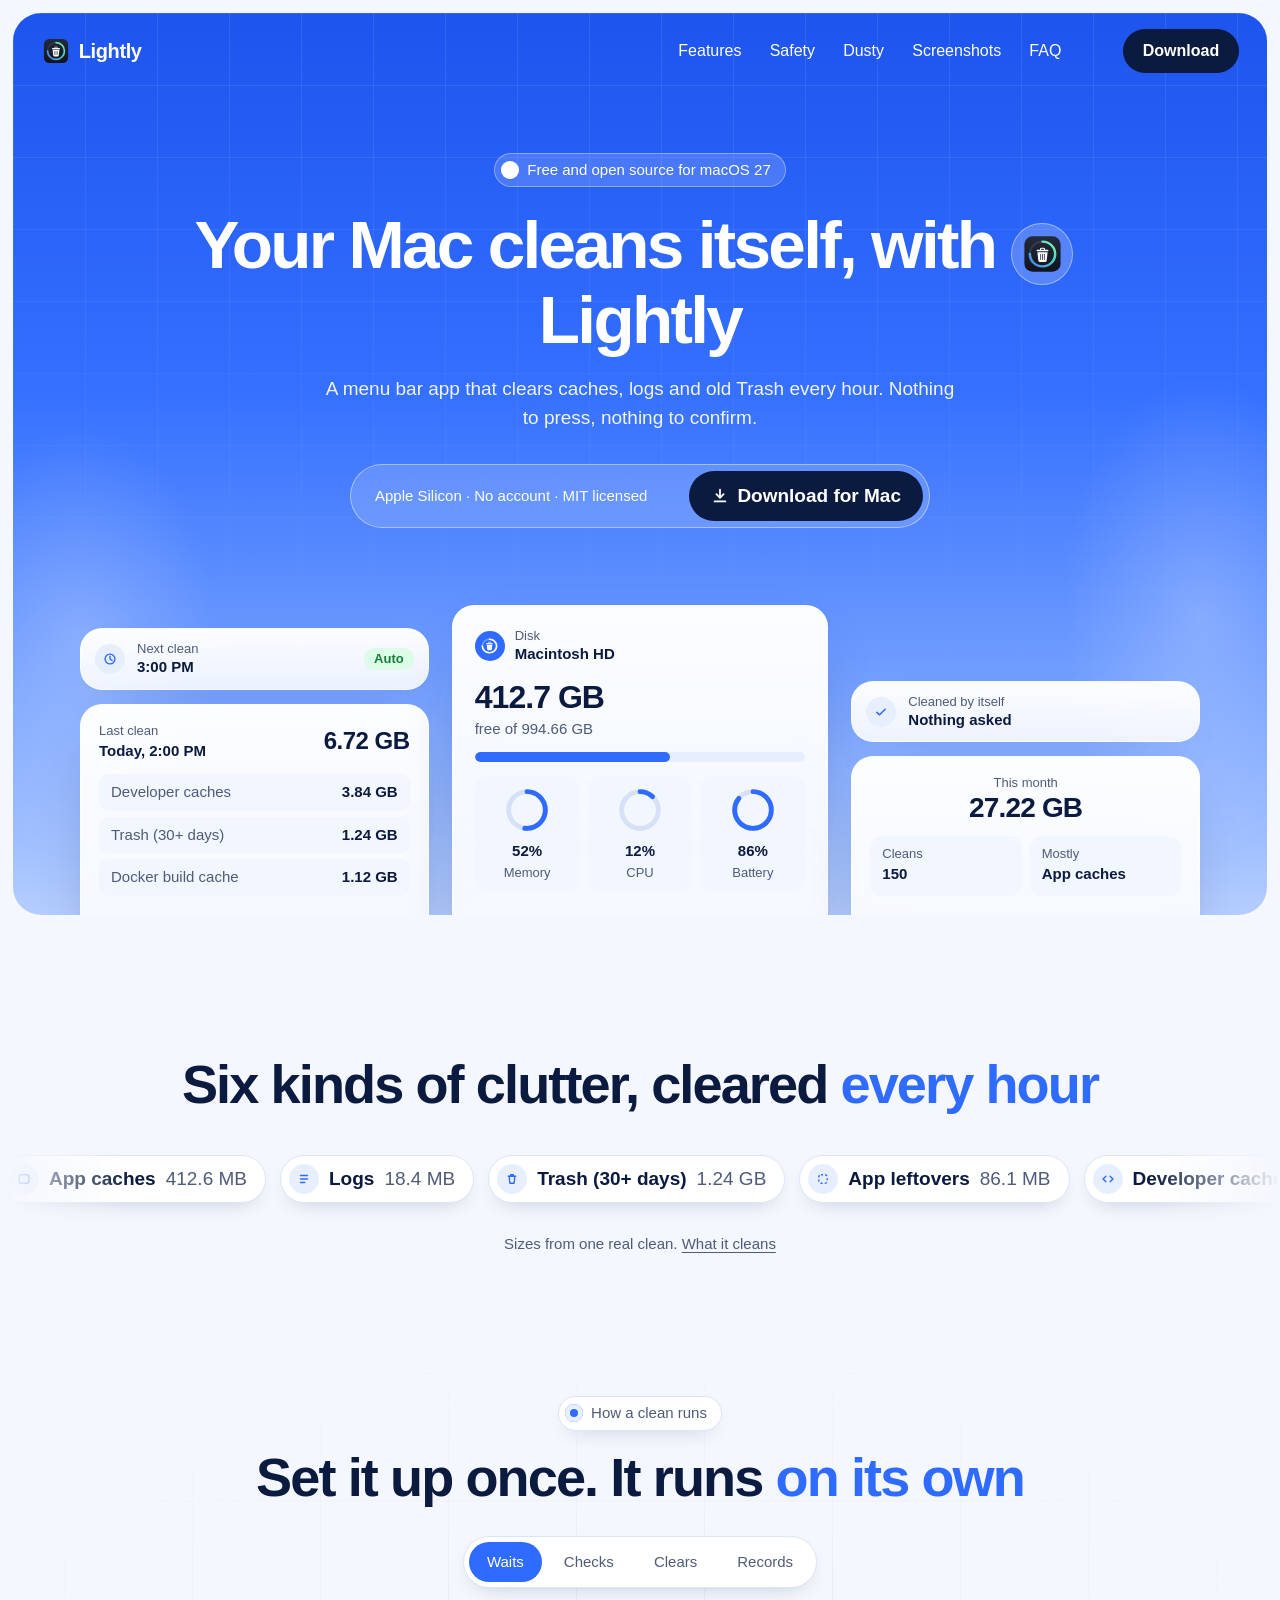
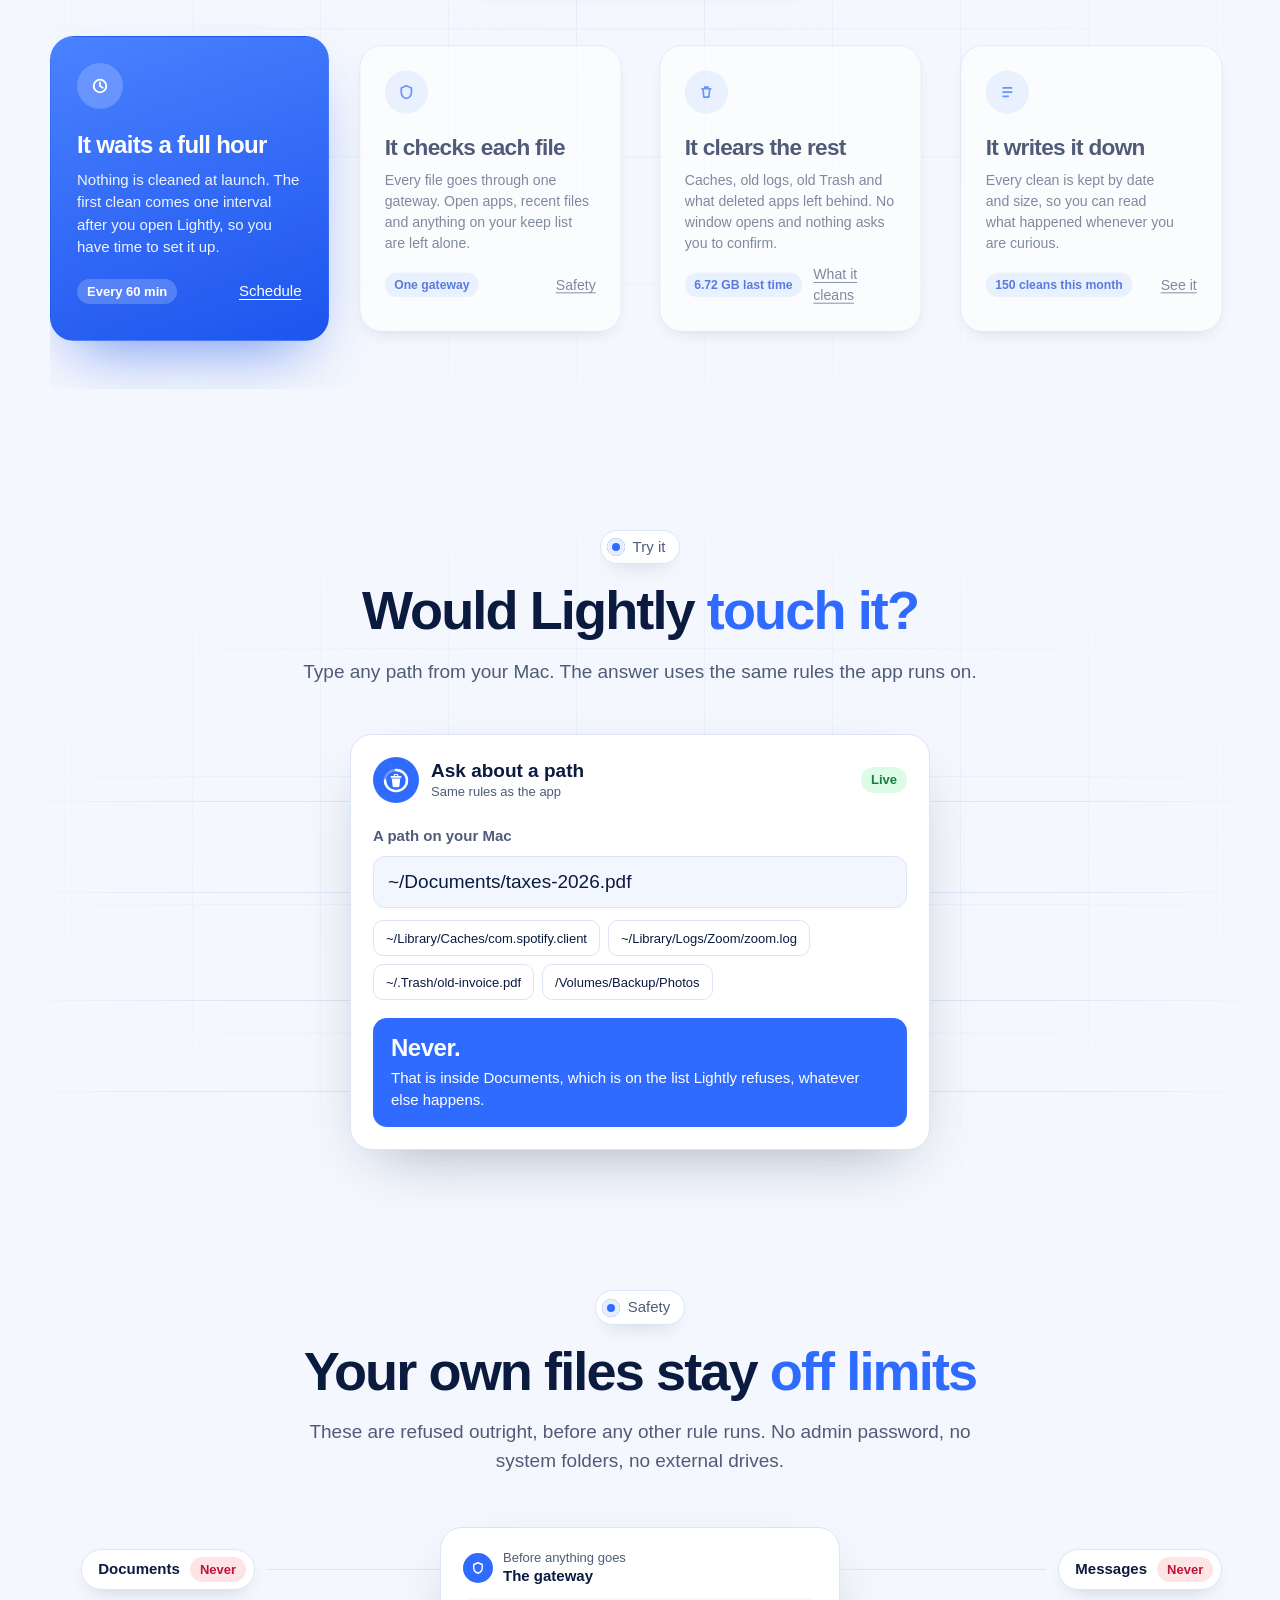
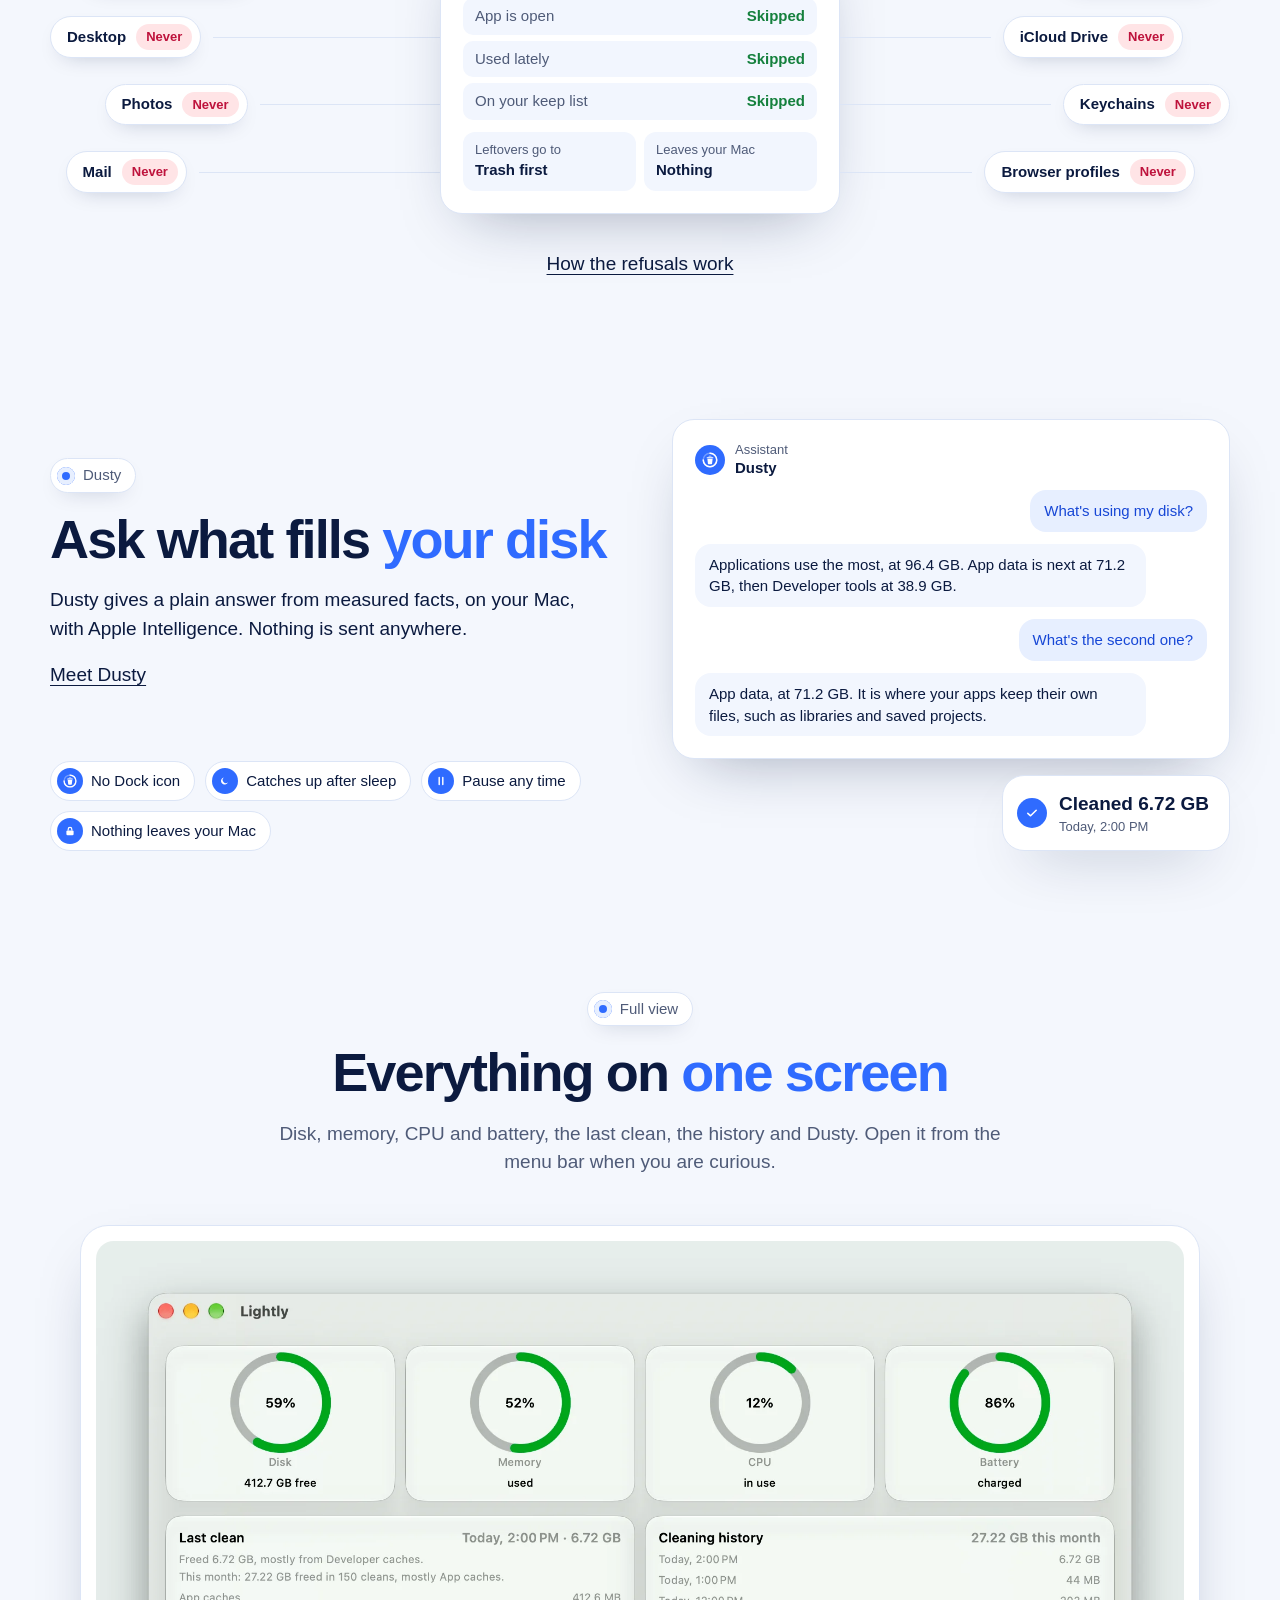
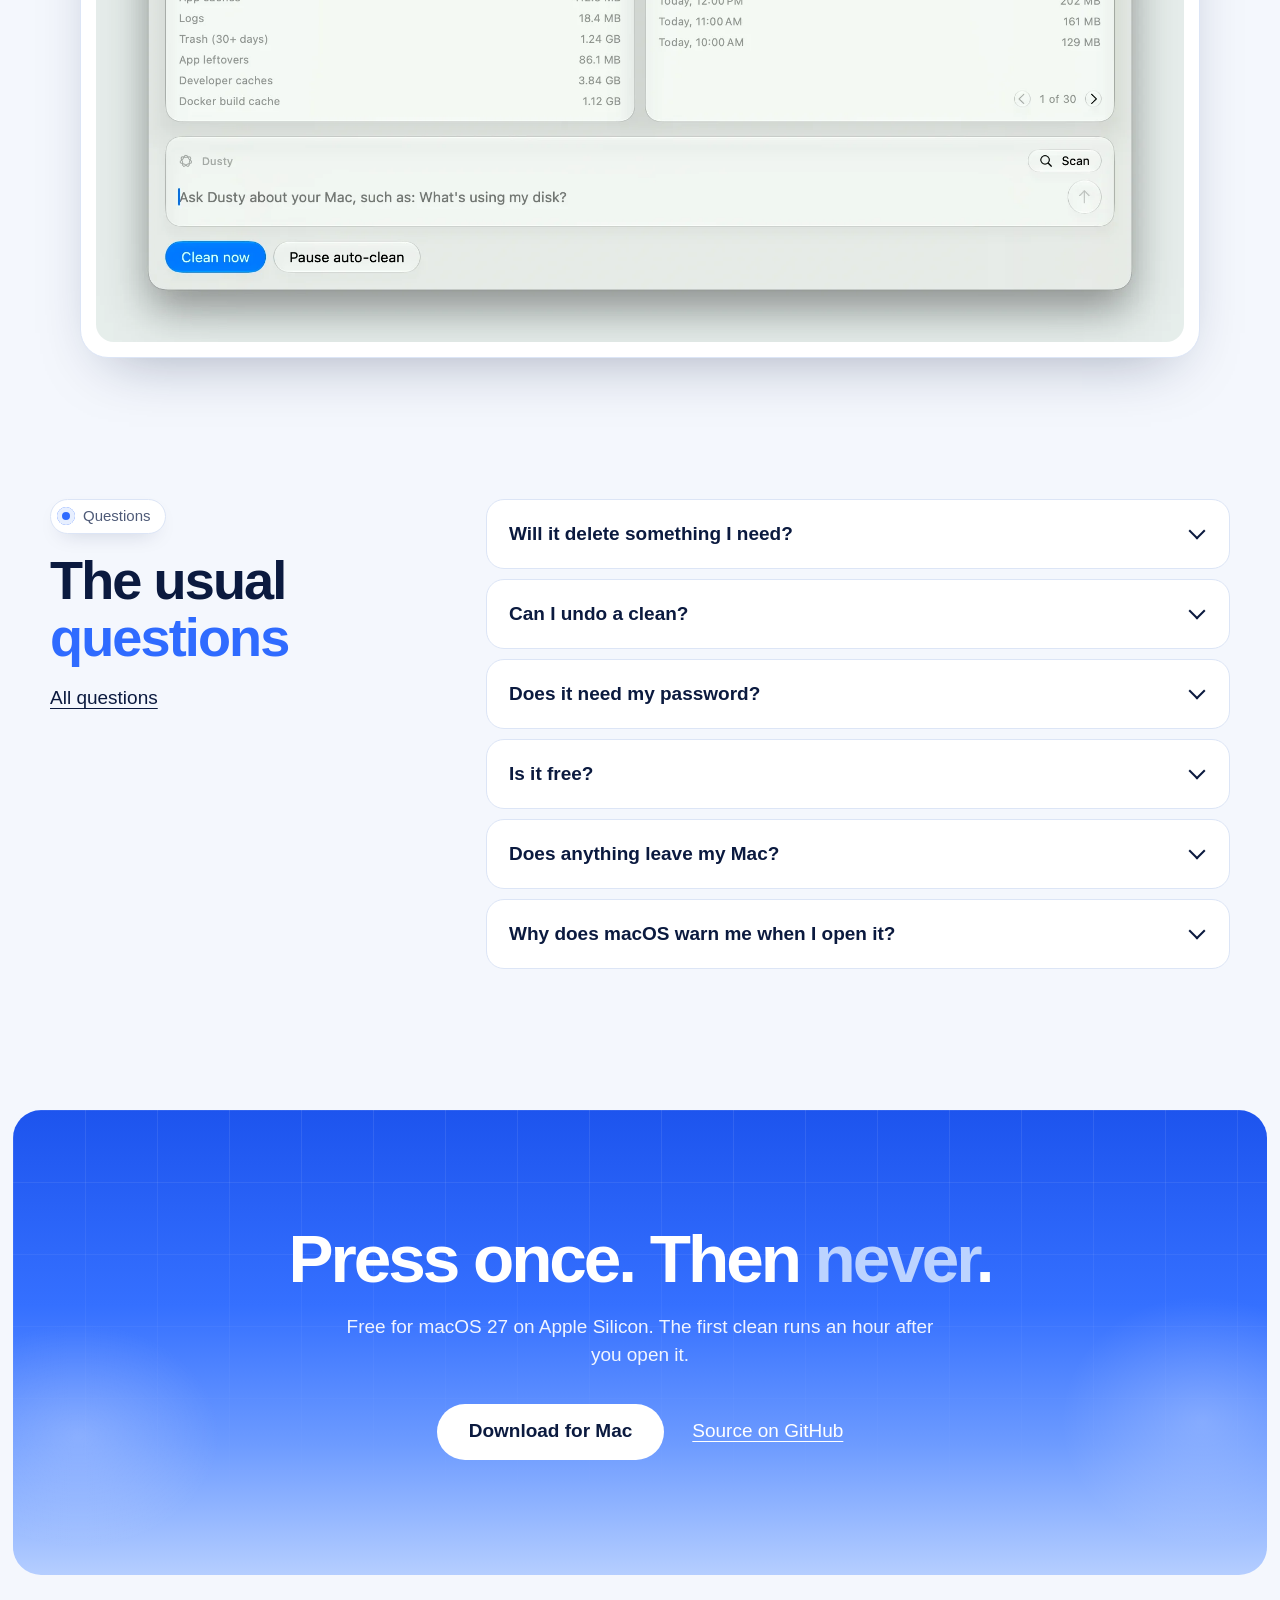
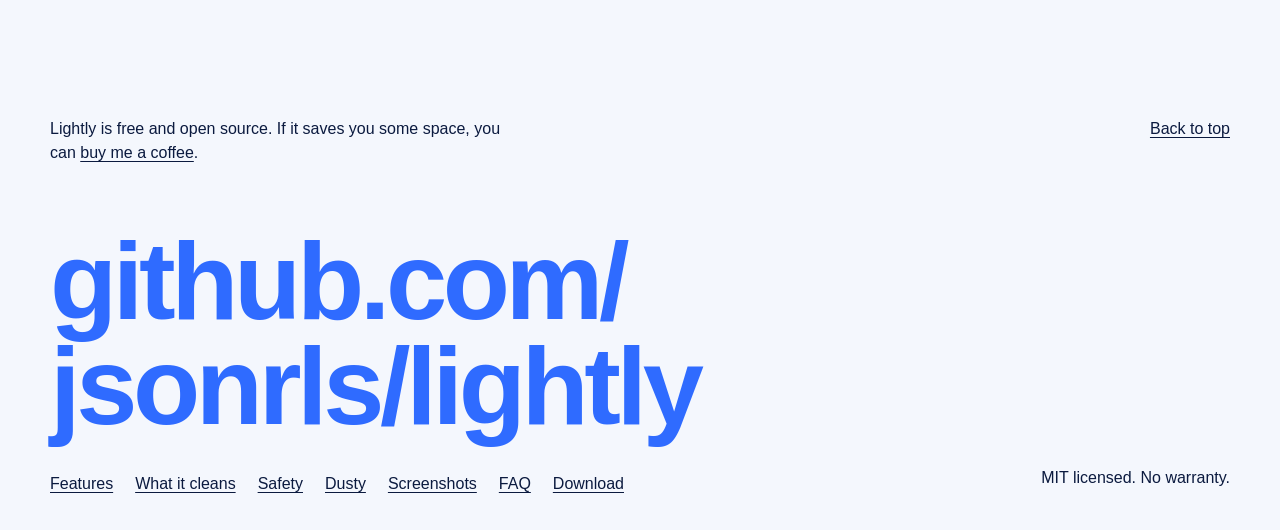
<file: index.html>
<!doctype html>
<html lang="en">
<head>
<meta charset="utf-8">
<meta name="viewport" content="width=device-width, initial-scale=1">
<title>Lightly: the Mac cleaner with nothing to press</title>
<meta name="description" content="Lightly is a free, open source Mac menu bar app that clears caches, logs and old Trash by itself, every hour.">
<meta property="og:title" content="Lightly: the Mac cleaner with nothing to press">
<meta property="og:description" content="Lightly is a free, open source Mac menu bar app that clears caches, logs and old Trash by itself, every hour.">
<meta property="og:type" content="website">
<meta name="theme-color" content="#2f6bff">
<link rel="icon" href="assets/icon.svg" type="image/svg+xml">
<link rel="apple-touch-icon" href="assets/icon.png">
<link rel="preconnect" href="https://api.fontshare.com">
<link rel="preconnect" href="https://cdn.fontshare.com" crossorigin>
<link href="https://api.fontshare.com/v2/css?f[]=general-sans@400,500,600,700&display=swap" rel="stylesheet">
<link rel="stylesheet" href="assets/site.css">
<link rel="stylesheet" href="assets/theme.css">
<script>document.documentElement.classList.add('js')</script>
</head>
<body class="home">
<a class="skip" href="#main">Skip to content</a>
<div class="sky">
<header class="bar">
  <a class="mark" href="index.html"><img src="assets/icon.svg" alt="" width="30" height="30">Lightly</a>
  <nav aria-label="Main"><ul><li><a href="features.html">Features</a></li><li><a href="safety.html">Safety</a></li><li><a href="dusty.html">Dusty</a></li><li><a href="screenshots.html">Screenshots</a></li><li><a href="faq.html">FAQ</a></li></ul></nav>
  <details class="menu"><summary>Menu</summary><ul><li><a href="features.html">Features</a></li><li><a href="cleans.html">What it cleans</a></li><li><a href="safety.html">Safety</a></li><li><a href="dusty.html">Dusty</a></li><li><a href="screenshots.html">Screenshots</a></li><li><a href="faq.html">FAQ</a></li><li><a href="https://www.buymeacoffee.com/jsonrls">Buy me a coffee</a></li></ul></details>
  <div class="bmc"><script type="text/javascript" src="https://cdnjs.buymeacoffee.com/1.0.0/button.prod.min.js" data-name="bmc-button" data-slug="jsonrls" data-color="#FFDD00" data-emoji="☕"  data-font="Poppins" data-text="Buy me a coffee" data-outline-color="#000000" data-font-color="#000000" data-coffee-color="#ffffff" ></script></div>
  <a class="button dark" href="download.html">Download</a>
</header>
<section class="hero" id="main">
  <p class="pill on-blue"><span class="dot"></span>Free and open source for macOS 27</p>
  <h1>Your Mac cleans itself, with <span class="inline-mark"><img src="assets/icon.svg" alt="" width="48" height="48"></span>Lightly</h1>
  <p class="hero-sub">A menu bar app that clears caches, logs and old Trash every hour. Nothing to press, nothing to confirm.</p>
  <div class="cta-bar">
    <span>Apple Silicon · No account · MIT licensed</span>
    <a class="button dark" href="download.html"><svg viewBox="0 0 20 20" width="18" height="18" aria-hidden="true"><path d="M10 3v9m0 0-4-4m4 4 4-4M4 16h12" fill="none" stroke="currentColor" stroke-width="2" stroke-linecap="round" stroke-linejoin="round"/></svg>Download for Mac</a>
  </div>

  <div class="deck" role="img" aria-label="Lightly's menu bar window: 412.7 GB free, last clean today at 2:00 PM freed 6.72 GB, 27.22 GB freed this month in 150 cleans">
    <div class="deck-col">
      <div class="card ui slim" data-ui>
        <span class="glyph"><svg viewBox="0 0 20 20" width="14" height="14" aria-hidden="true"><circle cx="10" cy="10" r="7" fill="none" stroke="currentColor" stroke-width="2"/><path d="M10 6v4l3 2" fill="none" stroke="currentColor" stroke-width="2" stroke-linecap="round"/></svg></span>
        <span><small>Next clean</small>3:00 PM</span>
        <span class="tag ok">Auto</span>
      </div>
      <div class="card ui" data-ui>
        <p class="ui-row"><span><small>Last clean</small>Today, 2:00 PM</span><b class="num">6.72 GB</b></p>
        <ul class="ui-list">
          <li><span>Developer caches</span><b class="num">3.84 GB</b></li>
          <li><span>Trash (30+ days)</span><b class="num">1.24 GB</b></li>
          <li><span>Docker build cache</span><b class="num">1.12 GB</b></li>
        </ul>
      </div>
    </div>
    <div class="card ui tall" data-ui>
      <p class="ui-head"><span class="glyph solid"><img src="assets/menubar.svg" alt="" width="14" height="14"></span><span><small>Disk</small>Macintosh HD</span></p>
      <p class="ui-big num">412.7 GB <small>free of 994.66 GB</small></p>
      <span class="meter" style="--v:59%"></span>
      <div class="rings">
        <span class="ring" style="--v:52"><svg viewBox="0 0 36 36"><circle cx="18" cy="18" r="15" pathLength="100"/><circle cx="18" cy="18" r="15" pathLength="100"/></svg><b class="num">52%</b><small>Memory</small></span>
        <span class="ring" style="--v:12"><svg viewBox="0 0 36 36"><circle cx="18" cy="18" r="15" pathLength="100"/><circle cx="18" cy="18" r="15" pathLength="100"/></svg><b class="num">12%</b><small>CPU</small></span>
        <span class="ring" style="--v:86"><svg viewBox="0 0 36 36"><circle cx="18" cy="18" r="15" pathLength="100"/><circle cx="18" cy="18" r="15" pathLength="100"/></svg><b class="num">86%</b><small>Battery</small></span>
      </div>
    </div>
    <div class="deck-col">
      <div class="card ui slim" data-ui>
        <span class="glyph"><svg viewBox="0 0 20 20" width="14" height="14" aria-hidden="true"><path d="M4 10.5 8 14l8-8" fill="none" stroke="currentColor" stroke-width="2.2" stroke-linecap="round" stroke-linejoin="round"/></svg></span>
        <span><small>Cleaned by itself</small>Nothing asked</span>
      </div>
      <div class="card ui" data-ui>
        <p class="ui-center"><small>This month</small><b class="num">27.22 GB</b></p>
        <div class="split">
          <p><small>Cleans</small><b class="num">150</b></p>
          <p><small>Mostly</small><b>App caches</b></p>
        </div>
      </div>
    </div>
  </div>
</section>
</div>

<main class="body">
<section class="strip" aria-labelledby="strip-title">
  <h2 id="strip-title">Six kinds of clutter, cleared <em>every hour</em></h2>
  <div class="marquee">
    <ul class="marquee-track">
      <li><span class="glyph"><svg viewBox="0 0 20 20" width="14" height="14" aria-hidden="true"><rect x="3" y="4" width="14" height="12" rx="3" fill="none" stroke="currentColor" stroke-width="2"/></svg></span>App caches <b class="num">412.6 MB</b></li>
      <li><span class="glyph"><svg viewBox="0 0 20 20" width="14" height="14" aria-hidden="true"><path d="M5 5h10M5 10h10M5 15h6" stroke="currentColor" stroke-width="2" stroke-linecap="round"/></svg></span>Logs <b class="num">18.4 MB</b></li>
      <li><span class="glyph"><svg viewBox="0 0 20 20" width="14" height="14" aria-hidden="true"><path d="M4 6h12M8 6V4h4v2M6 6l1 10h6l1-10" fill="none" stroke="currentColor" stroke-width="2" stroke-linejoin="round"/></svg></span>Trash (30+ days) <b class="num">1.24 GB</b></li>
      <li><span class="glyph"><svg viewBox="0 0 20 20" width="14" height="14" aria-hidden="true"><rect x="4" y="4" width="12" height="12" rx="3" fill="none" stroke="currentColor" stroke-width="2" stroke-dasharray="3 3"/></svg></span>App leftovers <b class="num">86.1 MB</b></li>
      <li><span class="glyph"><svg viewBox="0 0 20 20" width="14" height="14" aria-hidden="true"><path d="m7 6-4 4 4 4m6-8 4 4-4 4" fill="none" stroke="currentColor" stroke-width="2" stroke-linecap="round" stroke-linejoin="round"/></svg></span>Developer caches <b class="num">3.84 GB</b></li>
      <li><span class="glyph"><svg viewBox="0 0 20 20" width="14" height="14" aria-hidden="true"><path d="M3 11h14l-1 4H4zM5 11V8h3v3m0-3V5h3v6m0-3h3v3" fill="none" stroke="currentColor" stroke-width="2" stroke-linejoin="round"/></svg></span>Docker build cache <b class="num">1.12 GB</b></li>
    </ul>
  </div>
  <p class="strip-note">Sizes from one real clean. <a class="link" href="cleans.html">What it cleans</a></p>
</section>

<section class="steps-sec lined" aria-labelledby="steps-title" data-steps>
  <div class="center-head" data-rise>
    <p class="pill"><span class="dot"></span>How a clean runs</p>
    <h2 id="steps-title">Set it up once. It runs <em>on its own</em></h2>
  </div>
  <div class="seg" role="group" aria-label="Stage of a clean">
    <button type="button" aria-pressed="true">Waits</button>
    <button type="button" aria-pressed="false">Checks</button>
    <button type="button" aria-pressed="false">Clears</button>
    <button type="button" aria-pressed="false">Records</button>
  </div>
  <div class="steps-view">
    <ol class="steps-track">
      <li class="step-card">
        <span class="glyph big"><svg viewBox="0 0 20 20" width="18" height="18" aria-hidden="true"><circle cx="10" cy="10" r="7" fill="none" stroke="currentColor" stroke-width="2"/><path d="M10 6v4l3 2" fill="none" stroke="currentColor" stroke-width="2" stroke-linecap="round"/></svg></span>
        <h3>It waits a full hour</h3>
        <p>Nothing is cleaned at launch. The first clean comes one interval after you open Lightly, so you have time to set it up.</p>
        <p class="step-foot"><span class="tag">Every 60 min</span><a class="link" href="features.html">Schedule</a></p>
      </li>
      <li class="step-card">
        <span class="glyph big"><svg viewBox="0 0 20 20" width="18" height="18" aria-hidden="true"><path d="M10 2.5 16 5v5c0 3.6-2.6 6.4-6 7.5-3.4-1.1-6-3.9-6-7.5V5z" fill="none" stroke="currentColor" stroke-width="2" stroke-linejoin="round"/></svg></span>
        <h3>It checks each file</h3>
        <p>Every file goes through one gateway. Open apps, recent files and anything on your keep list are left alone.</p>
        <p class="step-foot"><span class="tag">One gateway</span><a class="link" href="safety.html">Safety</a></p>
      </li>
      <li class="step-card">
        <span class="glyph big"><svg viewBox="0 0 20 20" width="18" height="18" aria-hidden="true"><path d="M4 6h12M8 6V4h4v2M6 6l1 10h6l1-10" fill="none" stroke="currentColor" stroke-width="2" stroke-linejoin="round"/></svg></span>
        <h3>It clears the rest</h3>
        <p>Caches, old logs, old Trash and what deleted apps left behind. No window opens and nothing asks you to confirm.</p>
        <p class="step-foot"><span class="tag num">6.72 GB last time</span><a class="link" href="cleans.html">What it cleans</a></p>
      </li>
      <li class="step-card">
        <span class="glyph big"><svg viewBox="0 0 20 20" width="18" height="18" aria-hidden="true"><path d="M5 5h10M5 10h10M5 15h6" stroke="currentColor" stroke-width="2" stroke-linecap="round"/></svg></span>
        <h3>It writes it down</h3>
        <p>Every clean is kept by date and size, so you can read what happened whenever you are curious.</p>
        <p class="step-foot"><span class="tag num">150 cleans this month</span><a class="link" href="screenshots.html">See it</a></p>
      </li>
    </ol>
  </div>
</section>

<section class="ask-sec lined" aria-labelledby="ask-title">
  <div class="center-head" data-rise>
    <p class="pill"><span class="dot"></span>Try it</p>
    <h2 id="ask-title">Would Lightly <em>touch it?</em></h2>
    <p class="sub">Type any path from your Mac. The answer uses the same rules the app runs on.</p>
  </div>
  <div class="ask-wrap">
    <div class="wires" aria-hidden="true"><i></i><i></i><i></i><i></i></div>
    <form class="ask card" data-ask>
      <div class="ask-top">
        <span class="glyph big solid"><img src="assets/menubar.svg" alt="" width="18" height="18"></span>
        <p><b>Ask about a path</b><small>Same rules as the app</small></p>
        <span class="tag ok">Live</span>
      </div>
      <label class="field-label" for="ask-path">A path on your Mac</label>
      <input class="ask-input" id="ask-path" value="~/Documents/taxes-2026.pdf" spellcheck="false" autocomplete="off" autocapitalize="off" autocorrect="off">
      <div class="ask-try">
        <button class="chip" type="button">~/Library/Caches/com.spotify.client</button>
        <button class="chip" type="button">~/Library/Logs/Zoom/zoom.log</button>
        <button class="chip" type="button">~/.Trash/old-invoice.pdf</button>
        <button class="chip" type="button">/Volumes/Backup/Photos</button>
      </div>
      <div class="ask-answer" aria-live="polite">
        <p class="ask-word">Never.</p>
        <p class="ask-why">That is inside Documents, which is on the list Lightly refuses, whatever else happens.</p>
      </div>
    </form>
  </div>
</section>

<section class="safe-sec" aria-labelledby="safe-title">
  <div class="center-head" data-rise>
    <p class="pill"><span class="dot"></span>Safety</p>
    <h2 id="safe-title">Your own files stay <em>off limits</em></h2>
    <p class="sub">These are refused outright, before any other rule runs. No admin password, no system folders, no external drives.</p>
  </div>
  <div class="hub">
    <ul class="hub-side left">
      <li><span class="node">Documents <span class="tag no">Never</span></span></li>
      <li><span class="node">Desktop <span class="tag no">Never</span></span></li>
      <li><span class="node">Photos <span class="tag no">Never</span></span></li>
      <li><span class="node">Mail <span class="tag no">Never</span></span></li>
    </ul>
    <div class="card hub-card" data-ui>
      <p class="ui-head"><span class="glyph solid"><svg viewBox="0 0 20 20" width="14" height="14" aria-hidden="true"><path d="M10 2.5 16 5v5c0 3.6-2.6 6.4-6 7.5-3.4-1.1-6-3.9-6-7.5V5z" fill="none" stroke="currentColor" stroke-width="2" stroke-linejoin="round"/></svg></span><span><small>Before anything goes</small>The gateway</span></p>
      <ul class="ui-list">
        <li><span>App is open</span><b>Skipped</b></li>
        <li><span>Used lately</span><b>Skipped</b></li>
        <li><span>On your keep list</span><b>Skipped</b></li>
      </ul>
      <div class="split">
        <p><small>Leftovers go to</small><b>Trash first</b></p>
        <p><small>Leaves your Mac</small><b>Nothing</b></p>
      </div>
    </div>
    <ul class="hub-side right">
      <li><span class="node">Messages <span class="tag no">Never</span></span></li>
      <li><span class="node">iCloud Drive <span class="tag no">Never</span></span></li>
      <li><span class="node">Keychains <span class="tag no">Never</span></span></li>
      <li><span class="node">Browser profiles <span class="tag no">Never</span></span></li>
    </ul>
  </div>
  <p class="center-link"><a class="link" href="safety.html">How the refusals work</a></p>
</section>

<section class="dusty-sec" aria-labelledby="dusty-title">
  <div class="dusty-text" data-rise>
    <p class="pill"><span class="dot"></span>Dusty</p>
    <h2 id="dusty-title">Ask what fills <em>your disk</em></h2>
    <p>Dusty gives a plain answer from measured facts, on your Mac, with Apple Intelligence. Nothing is sent anywhere.</p>
    <p><a class="link" href="dusty.html">Meet Dusty</a></p>
  </div>
  <div class="dusty-pics">
    <div class="card chat" data-ui>
      <p class="ui-head"><span class="glyph solid"><img src="assets/menubar.svg" alt="" width="14" height="14"></span><span><small>Assistant</small>Dusty</span></p>
      <p class="bubble me">What's using my disk?</p>
      <p class="bubble">Applications use the most, at 96.4 GB. App data is next at 71.2 GB, then Developer tools at 38.9 GB.</p>
      <p class="bubble me">What's the second one?</p>
      <p class="bubble">App data, at 71.2 GB. It is where your apps keep their own files, such as libraries and saved projects.</p>
    </div>
    <div class="card toast" data-ui>
      <span class="glyph solid"><svg viewBox="0 0 20 20" width="14" height="14" aria-hidden="true"><path d="M4 10.5 8 14l8-8" fill="none" stroke="currentColor" stroke-width="2.2" stroke-linecap="round" stroke-linejoin="round"/></svg></span>
      <p>Cleaned 6.72 GB <small>Today, 2:00 PM</small></p>
    </div>
  </div>
  <ul class="feature-chips">
    <li><span class="glyph solid"><img src="assets/menubar.svg" alt="" width="12" height="12"></span>No Dock icon</li>
    <li><span class="glyph solid"><svg viewBox="0 0 20 20" width="12" height="12" aria-hidden="true"><path d="M15 12a6 6 0 1 1-7-8 5 5 0 0 0 7 8z" fill="currentColor"/></svg></span>Catches up after sleep</li>
    <li><span class="glyph solid"><svg viewBox="0 0 20 20" width="12" height="12" aria-hidden="true"><path d="M7 4v12M13 4v12" stroke="currentColor" stroke-width="2.4" stroke-linecap="round"/></svg></span>Pause any time</li>
    <li><span class="glyph solid"><svg viewBox="0 0 20 20" width="12" height="12" aria-hidden="true"><rect x="4" y="9" width="12" height="8" rx="2" fill="currentColor"/><path d="M7 9V7a3 3 0 0 1 6 0v2" fill="none" stroke="currentColor" stroke-width="2"/></svg></span>Nothing leaves your Mac</li>
  </ul>
</section>

<section class="show-sec" aria-labelledby="show-title">
  <div class="center-head" data-rise>
    <p class="pill"><span class="dot"></span>Full view</p>
    <h2 id="show-title">Everything on <em>one screen</em></h2>
    <p class="sub">Disk, memory, CPU and battery, the last clean, the history and Dusty. Open it from the menu bar when you are curious.</p>
  </div>
  <figure class="show">
    <img src="assets/shots/full-light.webp" alt="Lightly's full view with rings for disk, memory, CPU and battery, the last clean by category, the cleaning history and Dusty" width="1992" height="1284" loading="lazy" decoding="async">
  </figure>
</section>

<section class="faq-sec" aria-labelledby="faq-title">
  <div class="faq-side" data-rise>
    <p class="pill"><span class="dot"></span>Questions</p>
    <h2 id="faq-title">The usual <em>questions</em></h2>
    <p><a class="link" href="faq.html">All questions</a></p>
  </div>
  <div class="faq-list">
    <details><summary>Will it delete something I need?</summary><div class="answer"><p>It clears files your apps can make again, such as caches, plus logs and Trash past a set age. Your personal folders are refused outright. Cleaning is permanent, so read <a class="link" href="cleans.html">what it cleans</a> before you install.</p></div></details>
    <details><summary>Can I undo a clean?</summary><div class="answer"><p>Only for app leftovers, which go to the Trash first. Everything else is deleted for good, with no confirmation.</p></div></details>
    <details><summary>Does it need my password?</summary><div class="answer"><p>No. Lightly never asks for an admin password. Full Disk Access is optional and only lets it clean the Trash.</p></div></details>
    <details><summary>Is it free?</summary><div class="answer"><p>Yes. Lightly is open source under the MIT license, with no account, no trial and no paid tier.</p></div></details>
    <details><summary>Does anything leave my Mac?</summary><div class="answer"><p>No. The app has no network code and no analytics. Dusty runs on Apple Intelligence on the Mac itself.</p></div></details>
    <details><summary>Why does macOS warn me when I open it?</summary><div class="answer"><p>This build is not notarized by Apple. Choose Open Anyway in Privacy &amp; Security. The <a class="link" href="download.html">download page</a> has the steps.</p></div></details>
  </div>
</section>

<section class="close-sky" aria-labelledby="close-title">
  <h2 id="close-title">Press once. Then <em>never</em>.</h2>
  <p>Free for macOS 27 on Apple Silicon. The first clean runs an hour after you open it.</p>
  <div class="close-act"><a class="button light" href="download.html">Download for Mac</a><a class="link" href="https://github.com/jsonrls/lightly">Source on GitHub</a></div>
</section>
</main>

<footer class="footer">
  <div class="footer-top">
    <p>Lightly is free and open source. If it saves you some space, you can <a href="https://www.buymeacoffee.com/jsonrls">buy me a coffee</a>.</p>
    <a href="#main">Back to top</a>
  </div>
  <div>
    <a class="footer-big" href="https://github.com/jsonrls/lightly"><span>github.com/<br>jsonrls/lightly</span></a>
    <div class="footer-meta">
      <ul><li><a href="features.html">Features</a></li><li><a href="cleans.html">What it cleans</a></li><li><a href="safety.html">Safety</a></li><li><a href="dusty.html">Dusty</a></li><li><a href="screenshots.html">Screenshots</a></li><li><a href="faq.html">FAQ</a></li><li><a href="download.html">Download</a></li></ul>
      <span>MIT licensed. No warranty.</span>
    </div>
  </div>
</footer>
<script src="assets/site.js" defer></script>
</body>
</html>
</file>
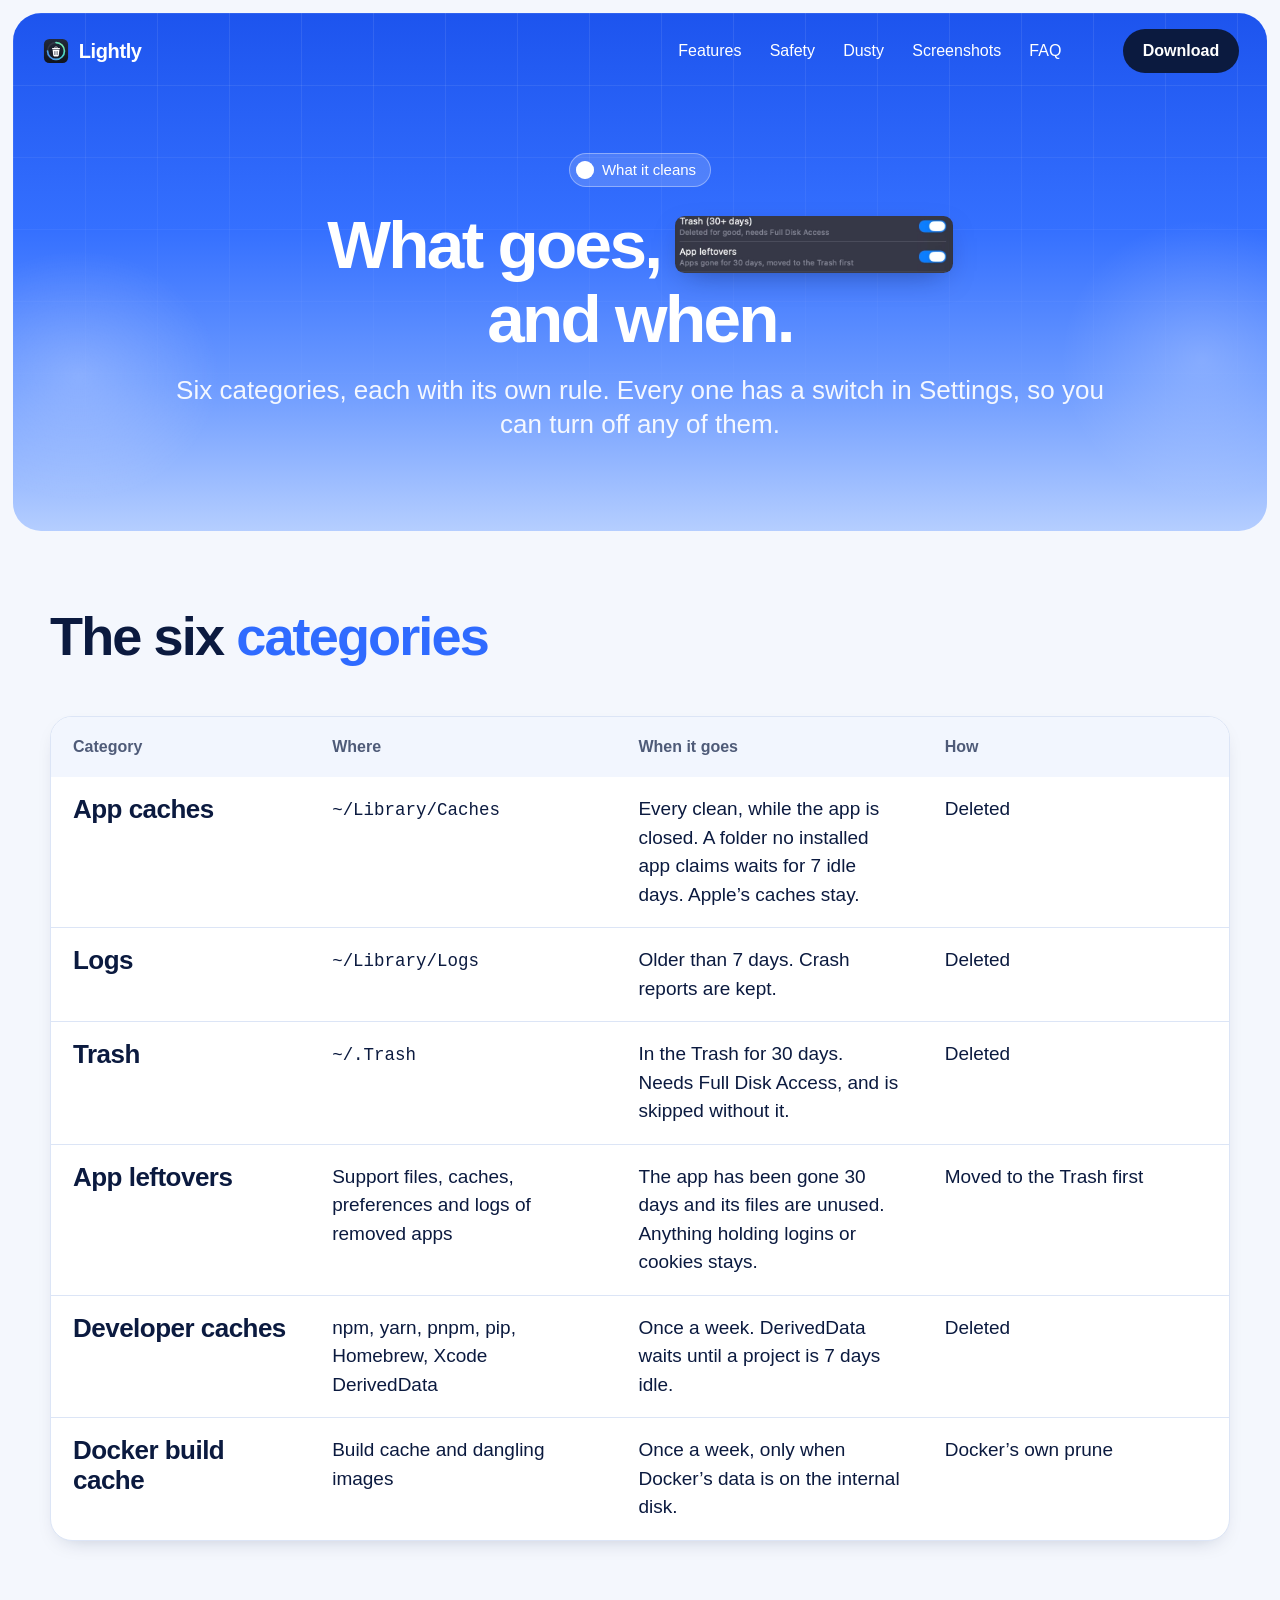
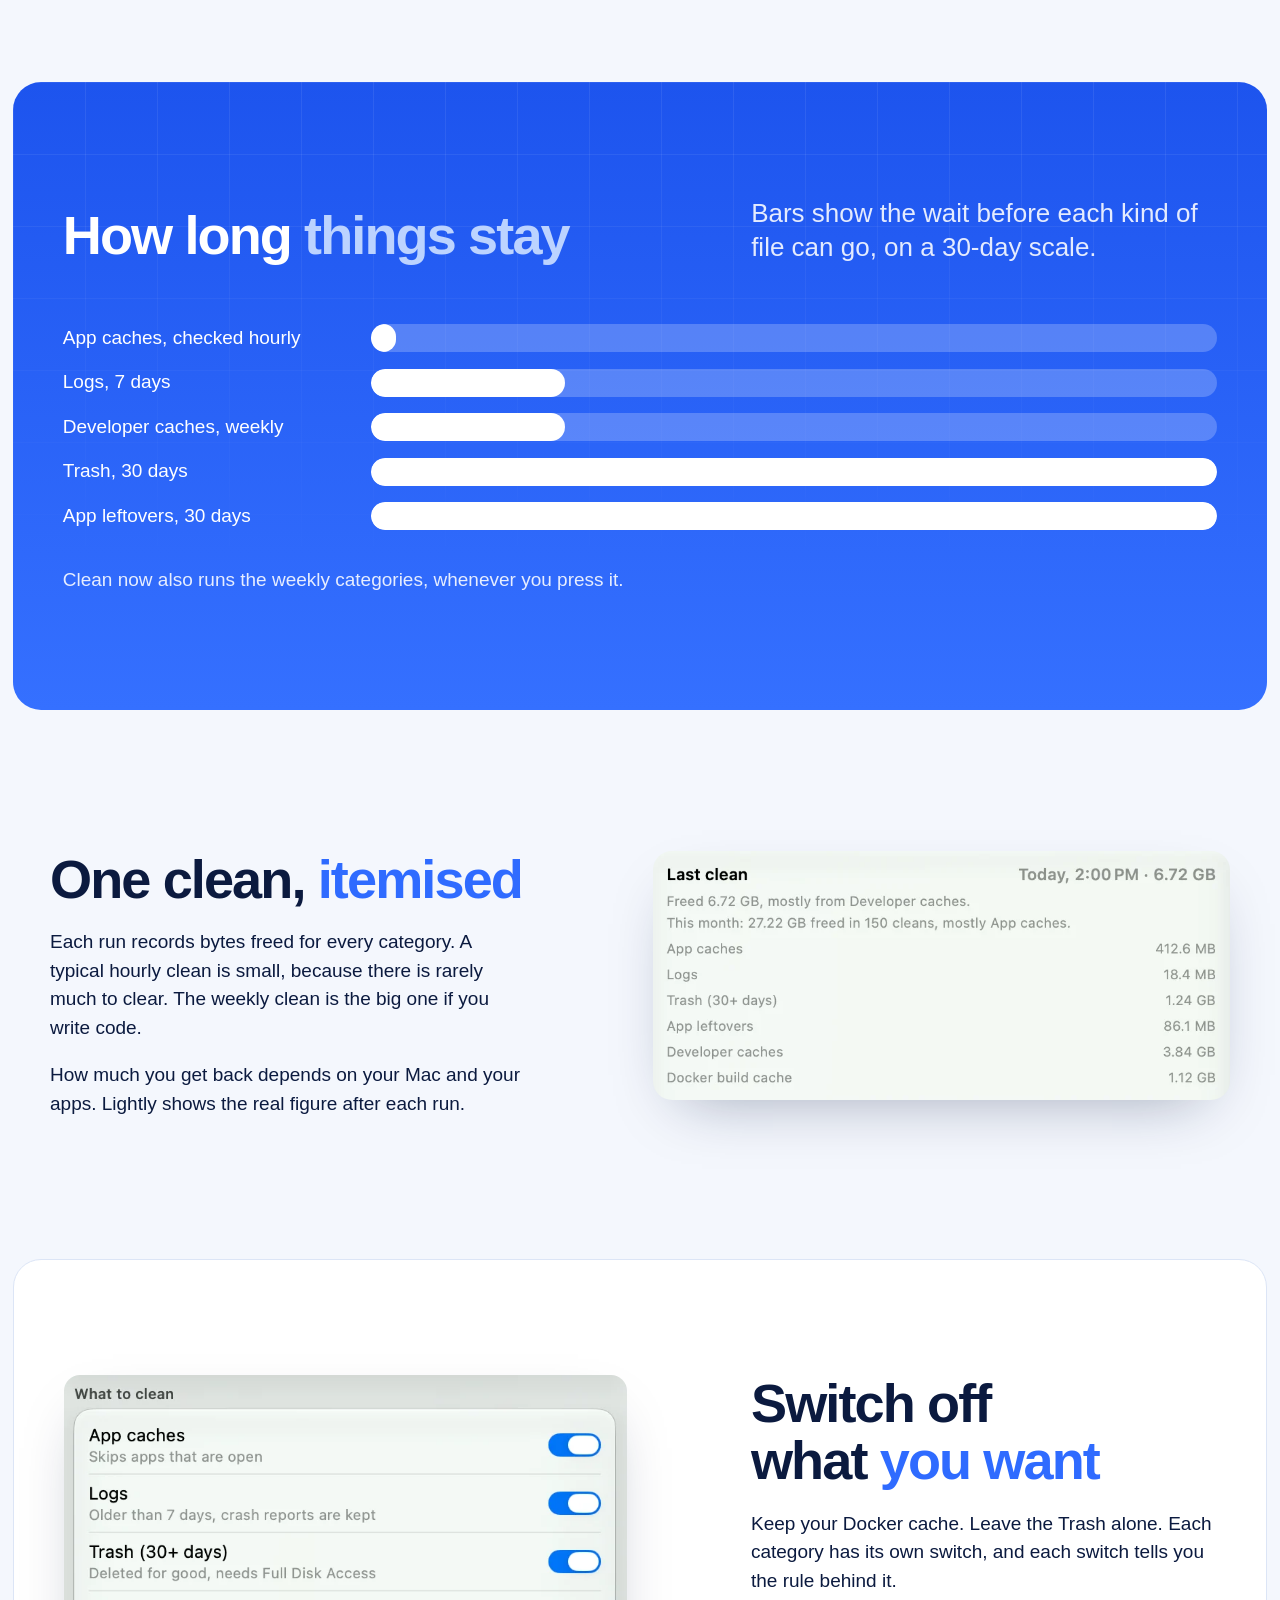
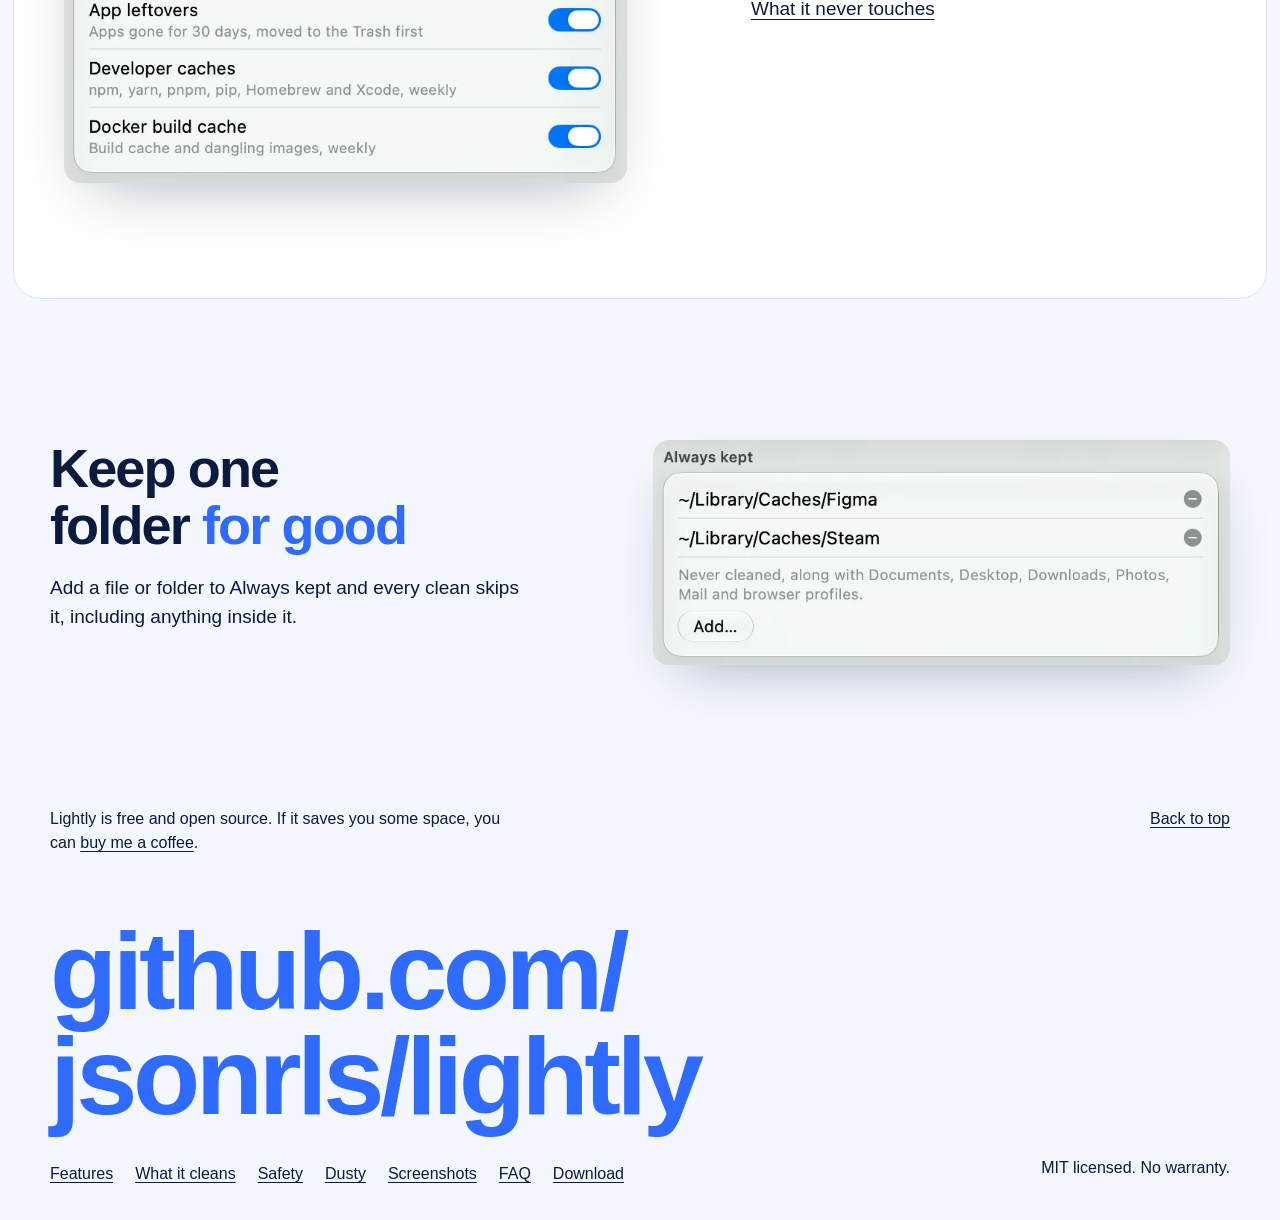
<file: cleans.html>
<!doctype html>
<html lang="en">
<head>
<meta charset="utf-8">
<meta name="viewport" content="width=device-width, initial-scale=1">
<title>What it cleans | Lightly</title>
<meta name="description" content="Exactly what Lightly removes from your Mac, where it lives, and how old it must be before it goes.">
<meta property="og:title" content="What it cleans | Lightly">
<meta property="og:description" content="Exactly what Lightly removes from your Mac, where it lives, and how old it must be before it goes.">
<meta property="og:type" content="website">
<meta name="theme-color" content="#2f6bff">
<link rel="icon" href="assets/icon.svg" type="image/svg+xml">
<link rel="apple-touch-icon" href="assets/icon.png">
<link rel="preconnect" href="https://api.fontshare.com">
<link rel="preconnect" href="https://cdn.fontshare.com" crossorigin>
<link href="https://api.fontshare.com/v2/css?f[]=general-sans@400,500,600,700&display=swap" rel="stylesheet">
<link rel="stylesheet" href="assets/site.css">
<link rel="stylesheet" href="assets/theme.css">
<script>document.documentElement.classList.add('js')</script>
</head>
<body>
<a class="skip" href="#main">Skip to content</a>
<div class="sky">
<header class="bar">
  <a class="mark" href="index.html"><img src="assets/icon.svg" alt="" width="30" height="30">Lightly</a>
  <nav aria-label="Main"><ul><li><a href="features.html">Features</a></li><li><a href="safety.html">Safety</a></li><li><a href="dusty.html">Dusty</a></li><li><a href="screenshots.html">Screenshots</a></li><li><a href="faq.html">FAQ</a></li></ul></nav>
  <details class="menu"><summary>Menu</summary><ul><li><a href="features.html">Features</a></li><li><a href="cleans.html">What it cleans</a></li><li><a href="safety.html">Safety</a></li><li><a href="dusty.html">Dusty</a></li><li><a href="screenshots.html">Screenshots</a></li><li><a href="faq.html">FAQ</a></li><li><a href="https://www.buymeacoffee.com/jsonrls">Buy me a coffee</a></li></ul></details>
  <div class="bmc"><script type="text/javascript" src="https://cdnjs.buymeacoffee.com/1.0.0/button.prod.min.js" data-name="bmc-button" data-slug="jsonrls" data-color="#FFDD00" data-emoji="☕"  data-font="Poppins" data-text="Buy me a coffee" data-outline-color="#000000" data-font-color="#000000" data-coffee-color="#ffffff" ></script></div>
  <a class="button dark" href="download.html">Download</a>
</header>
<header class="page-head" id="main">
  <p class="pill on-blue"><span class="dot"></span>What it cleans</p>
  <h1 class="line">What goes, <img src="assets/shots/slot-toggles.webp" alt="Switches for Trash and App leftovers" width="734" height="150" class="slot" fetchpriority="high" decoding="async"> and when.</h1>
  <p class="lead intro">Six categories, each with its own rule. Every one has a switch in Settings, so you can turn off any of them.</p>
</header>
</div>
<main>

<section class="section">
  <h2>The six <em>categories</em></h2>
  <table class="rules">
    <thead><tr><th scope="col">Category</th><th scope="col">Where</th><th scope="col">When it goes</th><th scope="col">How</th></tr></thead>
    <tbody>
      <tr><th scope="row">App caches</th><td data-label="Where"><code>~/Library/Caches</code></td><td data-label="When">Every clean, while the app is closed. A folder no installed app claims waits for 7 idle days. Apple’s caches stay.</td><td data-label="How">Deleted</td></tr>
      <tr><th scope="row">Logs</th><td data-label="Where"><code>~/Library/Logs</code></td><td data-label="When">Older than 7 days. Crash reports are kept.</td><td data-label="How">Deleted</td></tr>
      <tr><th scope="row">Trash</th><td data-label="Where"><code>~/.Trash</code></td><td data-label="When">In the Trash for 30 days. Needs Full Disk Access, and is skipped without it.</td><td data-label="How">Deleted</td></tr>
      <tr><th scope="row">App leftovers</th><td data-label="Where">Support files, caches, preferences and logs of removed apps</td><td data-label="When">The app has been gone 30 days and its files are unused. Anything holding logins or cookies stays.</td><td data-label="How">Moved to the Trash first</td></tr>
      <tr><th scope="row">Developer caches</th><td data-label="Where">npm, yarn, pnpm, pip, Homebrew, Xcode DerivedData</td><td data-label="When">Once a week. DerivedData waits until a project is 7 days idle.</td><td data-label="How">Deleted</td></tr>
      <tr><th scope="row">Docker build cache</th><td data-label="Where">Build cache and dangling images</td><td data-label="When">Once a week, only when Docker’s data is on the internal disk.</td><td data-label="How">Docker’s own prune</td></tr>
    </tbody>
  </table>
</section>

<section class="band field">
  <div class="ask-head">
    <h2>How long <em>things stay</em></h2>
    <p class="lead quiet">Bars show the wait before each kind of file can go, on a 30-day scale.</p>
  </div>
  <ul class="clock">
    <li style="--i:0"><span>App caches, checked hourly</span><span class="track"><span class="fill" style="--w:3%"></span></span></li>
    <li style="--i:1"><span>Logs, 7 days</span><span class="track"><span class="fill" style="--w:23%"></span></span></li>
    <li style="--i:2"><span>Developer caches, weekly</span><span class="track"><span class="fill" style="--w:23%"></span></span></li>
    <li style="--i:3"><span>Trash, 30 days</span><span class="track"><span class="fill" style="--w:100%"></span></span></li>
    <li style="--i:4"><span>App leftovers, 30 days</span><span class="track"><span class="fill" style="--w:100%"></span></span></li>
  </ul>
  <p class="quiet" style="margin-top:28px">Clean now also runs the weekly categories, whenever you press it.</p>
</section>

<section class="section">
  <div class="pair" data-rise>
    <div class="pair-text">
      <h2>One clean, <em>itemised</em></h2>
      <p>Each run records bytes freed for every category. A typical hourly clean is small, because there is rarely much to clear. The weekly clean is the big one if you write code.</p>
      <p>How much you get back depends on your Mac and your apps. Lightly shows the real figure after each run.</p>
    </div>
    <img src="assets/shots/last-clean-light.webp" alt="The last clean, 6.72 GB, with six category rows" width="850" height="367" class="pair-pic shot tile panel" loading="lazy" decoding="async">
  </div>
</section>

<section class="band tone">
  <div class="pair flip" data-rise>
    <div class="pair-text">
      <h2>Switch off what <em>you want</em></h2>
      <p>Keep your Docker cache. Leave the Trash alone. Each category has its own switch, and each switch tells you the rule behind it.</p>
      <a class="link" href="safety.html">What it never touches</a>
    </div>
    <img src="assets/shots/categories-light.webp" alt="Six category switches in Settings" width="774" height="560" class="pair-pic shot" loading="lazy" decoding="async">
  </div>
</section>

<section class="section">
  <div class="pair" data-rise>
    <div class="pair-text">
      <h2>Keep one folder <em>for good</em></h2>
      <p>Add a file or folder to Always kept and every clean skips it, including anything inside it.</p>
    </div>
    <img src="assets/shots/kept-light.webp" alt="The Always kept list with two folders" width="774" height="302" class="pair-pic shot tile" loading="lazy" decoding="async">
  </div>
</section>
</main>
<footer class="footer">
  <div class="footer-top">
    <p>Lightly is free and open source. If it saves you some space, you can <a href="https://www.buymeacoffee.com/jsonrls">buy me a coffee</a>.</p>
    <a href="#main">Back to top</a>
  </div>
  <div>
    <a class="footer-big" href="https://github.com/jsonrls/lightly"><span>github.com/<br>jsonrls/lightly</span></a>
    <div class="footer-meta">
      <ul><li><a href="features.html">Features</a></li><li><a href="cleans.html">What it cleans</a></li><li><a href="safety.html">Safety</a></li><li><a href="dusty.html">Dusty</a></li><li><a href="screenshots.html">Screenshots</a></li><li><a href="faq.html">FAQ</a></li><li><a href="download.html">Download</a></li></ul>
      <span>MIT licensed. No warranty.</span>
    </div>
  </div>
</footer>
<script src="assets/site.js" defer></script>
</body>
</html>
</file>
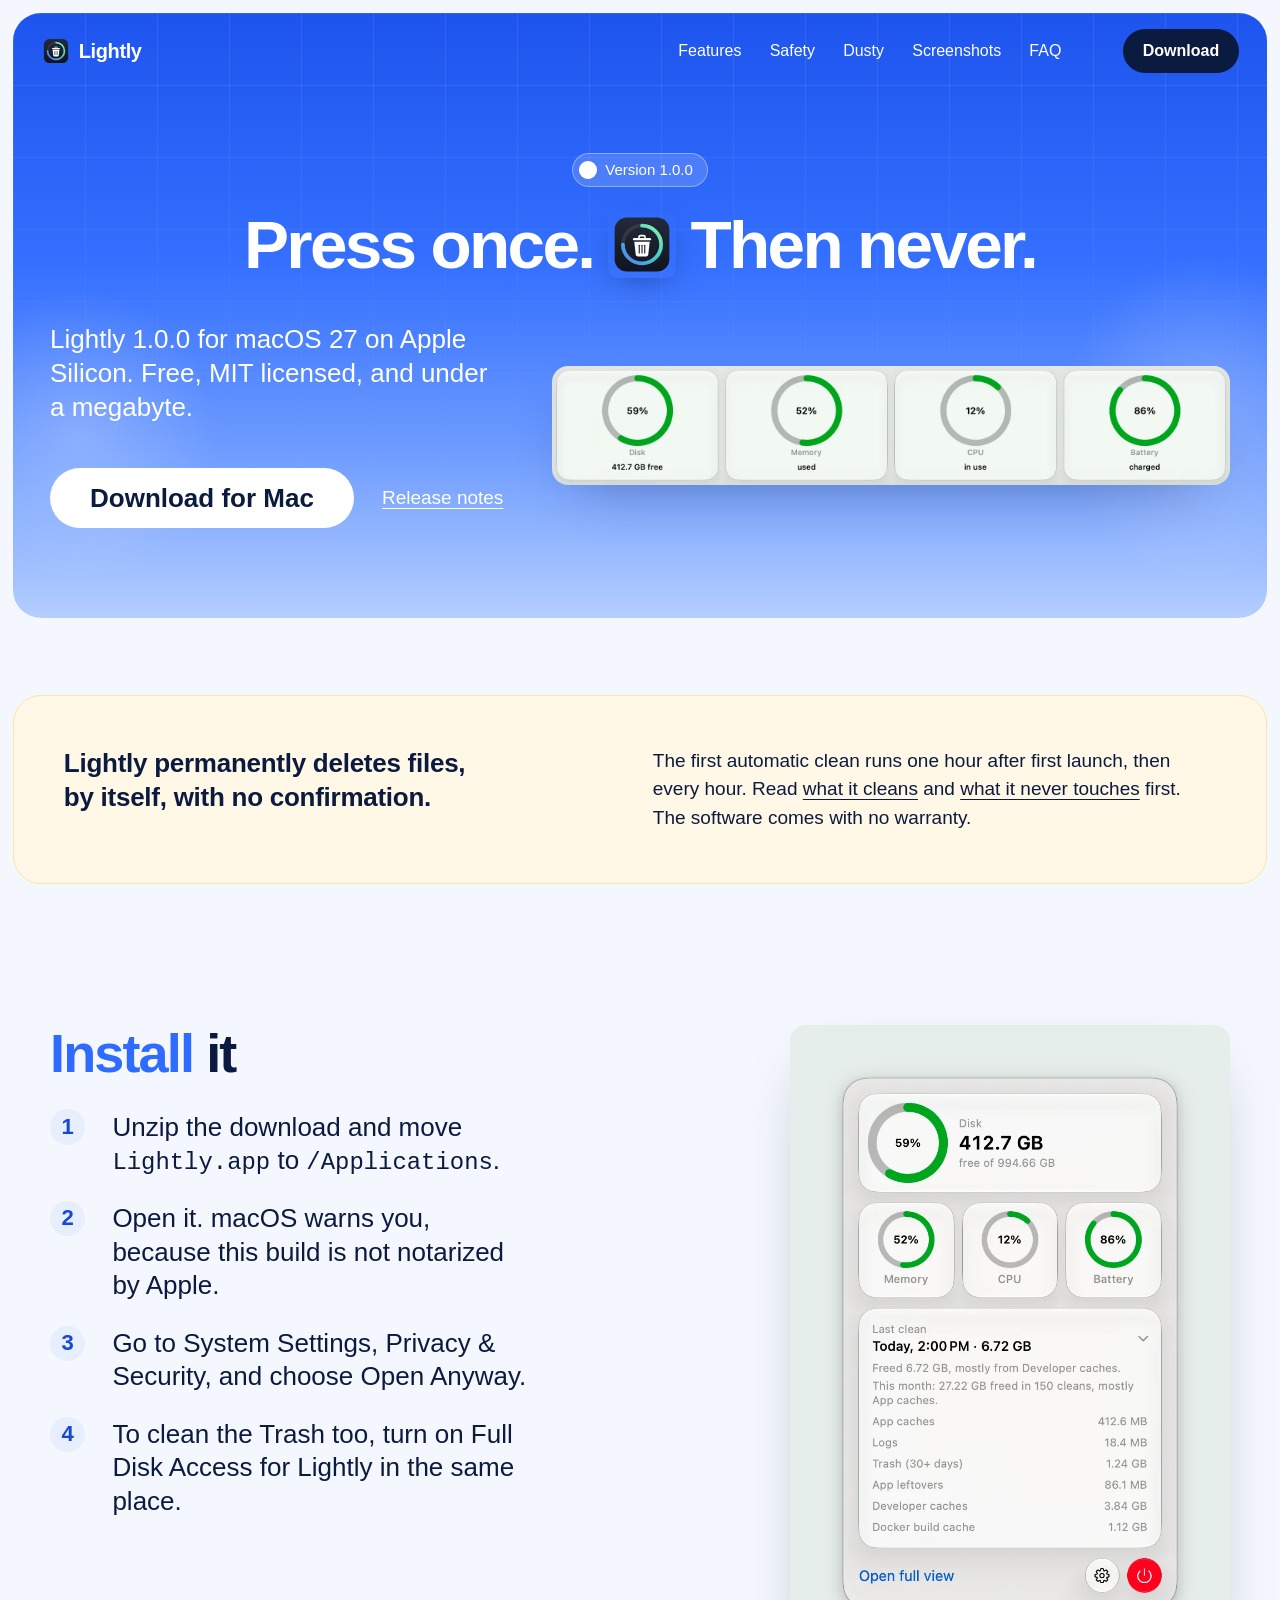
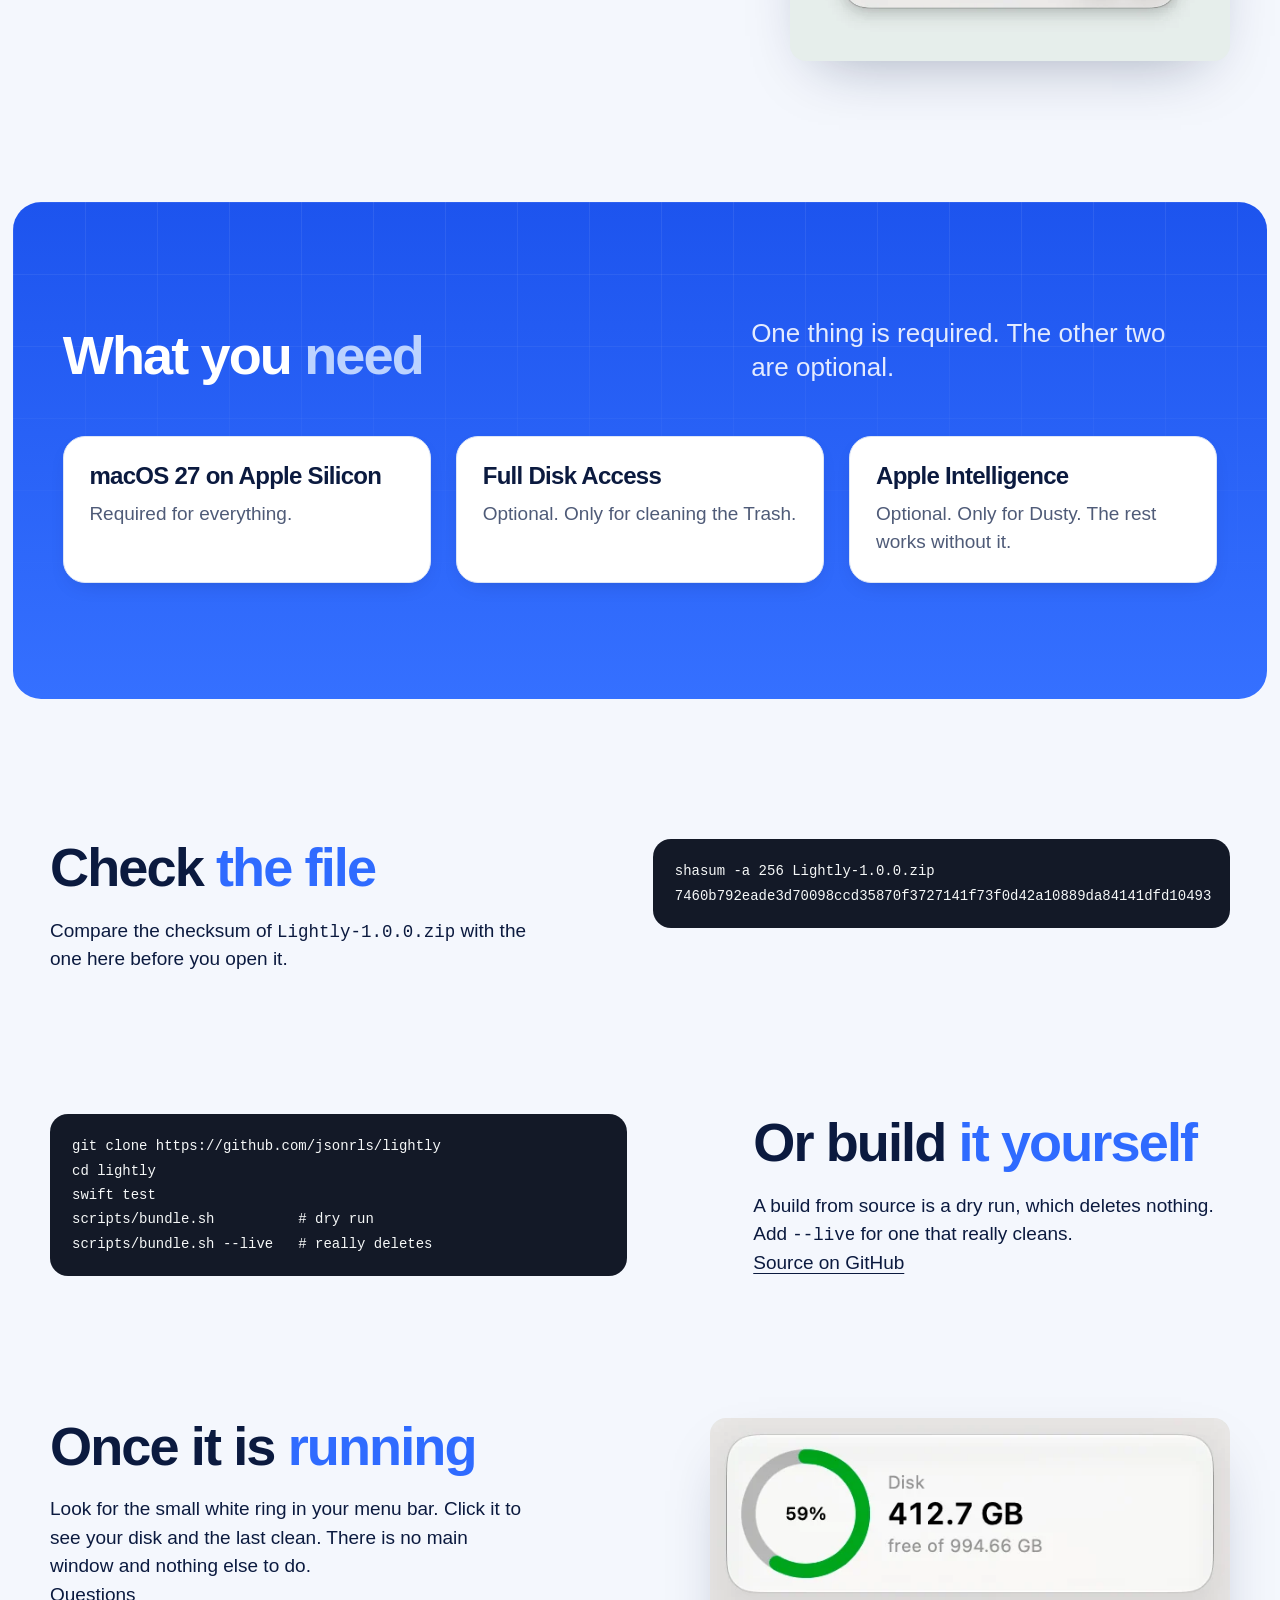
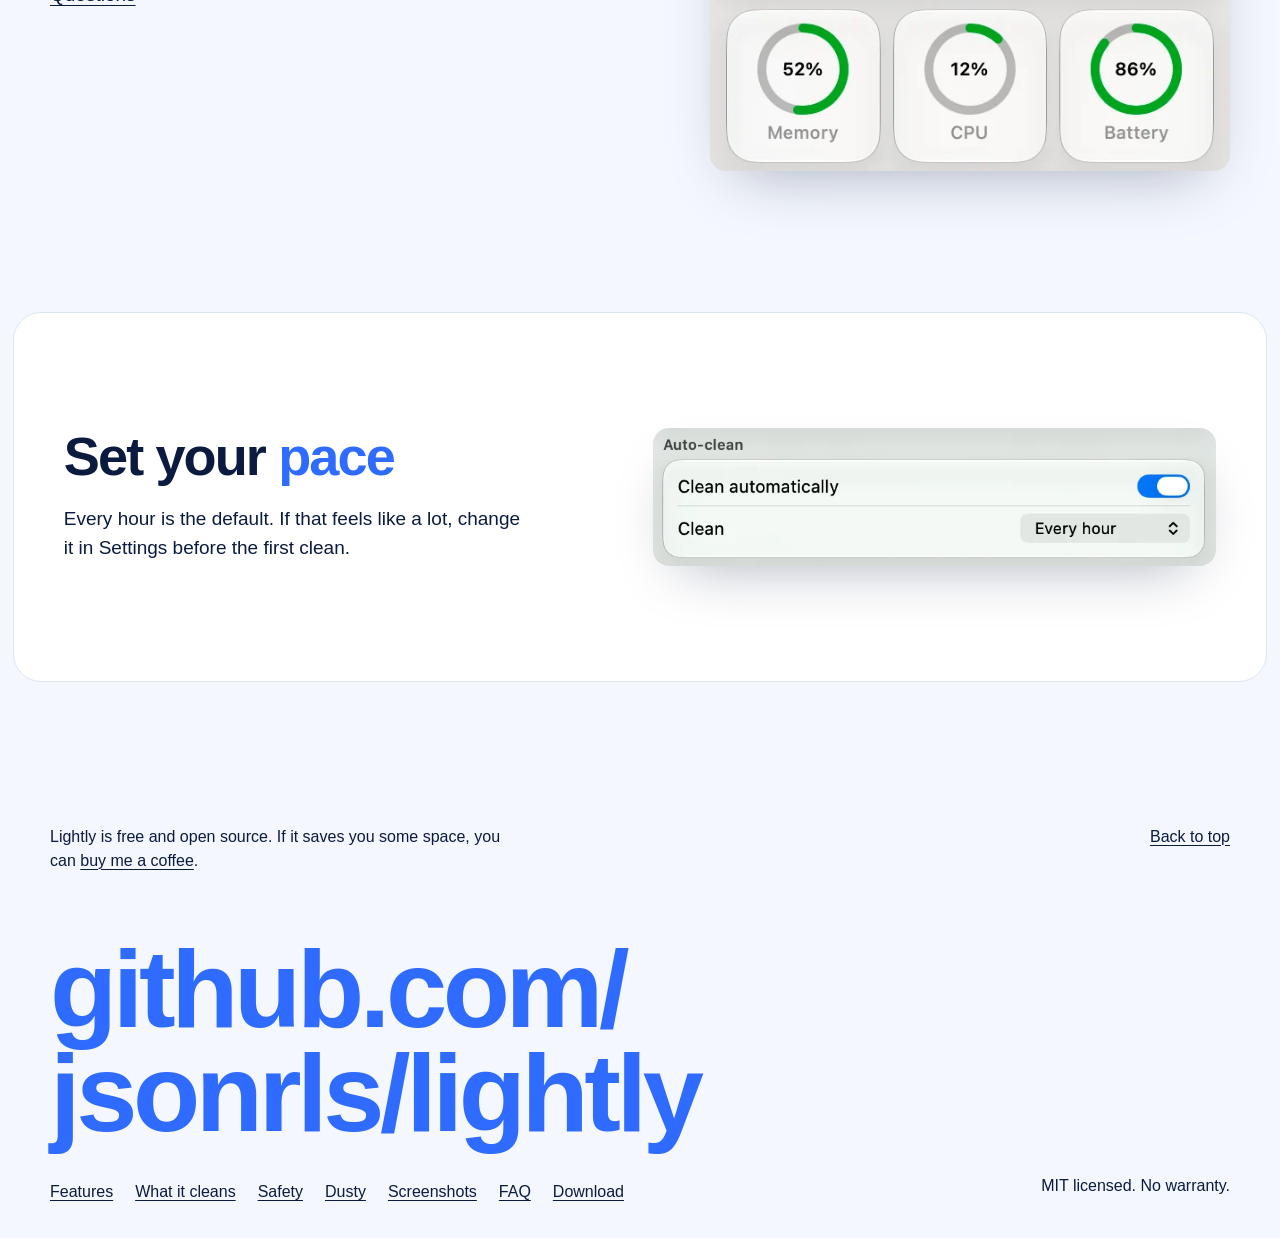
<file: download.html>
<!doctype html>
<html lang="en">
<head>
<meta charset="utf-8">
<meta name="viewport" content="width=device-width, initial-scale=1">
<title>Download | Lightly</title>
<meta name="description" content="Download Lightly 1.0.0 for macOS 27 on Apple Silicon. Free and open source. Read the install steps and the warning first.">
<meta property="og:title" content="Download | Lightly">
<meta property="og:description" content="Download Lightly 1.0.0 for macOS 27 on Apple Silicon. Free and open source. Read the install steps and the warning first.">
<meta property="og:type" content="website">
<meta name="theme-color" content="#2f6bff">
<link rel="icon" href="assets/icon.svg" type="image/svg+xml">
<link rel="apple-touch-icon" href="assets/icon.png">
<link rel="preconnect" href="https://api.fontshare.com">
<link rel="preconnect" href="https://cdn.fontshare.com" crossorigin>
<link href="https://api.fontshare.com/v2/css?f[]=general-sans@400,500,600,700&display=swap" rel="stylesheet">
<link rel="stylesheet" href="assets/site.css">
<link rel="stylesheet" href="assets/theme.css">
<script>document.documentElement.classList.add('js')</script>
</head>
<body>
<a class="skip" href="#main">Skip to content</a>
<div class="sky">
<header class="bar">
  <a class="mark" href="index.html"><img src="assets/icon.svg" alt="" width="30" height="30">Lightly</a>
  <nav aria-label="Main"><ul><li><a href="features.html">Features</a></li><li><a href="safety.html">Safety</a></li><li><a href="dusty.html">Dusty</a></li><li><a href="screenshots.html">Screenshots</a></li><li><a href="faq.html">FAQ</a></li></ul></nav>
  <details class="menu"><summary>Menu</summary><ul><li><a href="features.html">Features</a></li><li><a href="cleans.html">What it cleans</a></li><li><a href="safety.html">Safety</a></li><li><a href="dusty.html">Dusty</a></li><li><a href="screenshots.html">Screenshots</a></li><li><a href="faq.html">FAQ</a></li><li><a href="https://www.buymeacoffee.com/jsonrls">Buy me a coffee</a></li></ul></details>
  <div class="bmc"><script type="text/javascript" src="https://cdnjs.buymeacoffee.com/1.0.0/button.prod.min.js" data-name="bmc-button" data-slug="jsonrls" data-color="#FFDD00" data-emoji="☕"  data-font="Poppins" data-text="Buy me a coffee" data-outline-color="#000000" data-font-color="#000000" data-coffee-color="#ffffff" ></script></div>
  <a class="button dark" href="download.html">Download</a>
</header>
<header class="page-head" id="main">
  <p class="pill on-blue"><span class="dot"></span>Version 1.0.0</p>
  <h1 class="line">Press once. <img class="slot" src="assets/icon.svg" alt="The Lightly app icon" width="120" height="120" style="height:1em"> Then never.</h1>
  <div class="pair head-pair">
    <div class="pair-text">
      <p class="lead">Lightly 1.0.0 for macOS 27 on Apple Silicon. Free, MIT licensed, and under a megabyte.</p>
      <div class="get">
        <a class="button" href="https://github.com/jsonrls/lightly/releases/download/v1.0.0/Lightly-1.0.0.zip">Download for Mac</a>
        <a class="link" href="https://github.com/jsonrls/lightly/releases/tag/v1.0.0">Release notes</a>
      </div>
    </div>
    <img src="assets/shots/rings-light.webp" alt="Rings for disk, memory, CPU and battery" width="1760" height="310" class="pair-pic shot tile" fetchpriority="high" decoding="async">
  </div>
</header>
</div>
<main>

<section class="warning" style="margin-top:clamp(48px,6vw,88px)">
  <h2 class="lead">Lightly permanently deletes files, by itself, with no confirmation.</h2>
  <p>The first automatic clean runs one hour after first launch, then every hour. Read <a class="link" href="cleans.html">what it cleans</a> and <a class="link" href="safety.html">what it never touches</a> first. The software comes with no warranty.</p>
</section>

<section class="section">
  <div class="pair" data-rise>
    <div class="pair-text">
      <h2><em>Install</em> it</h2>
      <ol class="steps" style="margin-top:28px">
        <li>Unzip the download and move <code>Lightly.app</code> to <code>/Applications</code>.</li>
        <li>Open it. macOS warns you, because this build is not notarized by Apple.</li>
        <li>Go to System Settings, Privacy &amp; Security, and choose Open Anyway.</li>
        <li>To clean the Trash too, turn on Full Disk Access for Lightly in the same place.</li>
      </ol>
    </div>
    <img src="assets/shots/popover-light.webp" alt="Lightly's menu bar window after install" width="792" height="1144" class="pair-pic shot tile" style="max-width:min(100%,440px);justify-self:end" loading="lazy" decoding="async">
  </div>
</section>

<section class="band field">
  <div class="ask-head"><h2>What you <em>need</em></h2><p class="lead quiet">One thing is required. The other two are optional.</p></div>
  <ul class="facts">
    <li><h3>macOS 27 on Apple Silicon</h3><p class="quiet">Required for everything.</p></li>
    <li><h3>Full Disk Access</h3><p class="quiet">Optional. Only for cleaning the Trash.</p></li>
    <li><h3>Apple Intelligence</h3><p class="quiet">Optional. Only for Dusty. The rest works without it.</p></li>
  </ul>
</section>

<section class="section">
  <div class="pair" data-rise>
    <div class="pair-text">
      <h2>Check <em>the file</em></h2>
      <p>Compare the checksum of <code>Lightly-1.0.0.zip</code> with the one here before you open it.</p>
    </div>
    <div class="pair-pic">
<pre><code>shasum -a 256 Lightly-1.0.0.zip
7460b792eade3d70098ccd35870f3727141f73f0d42a10889da84141dfd10493</code></pre>
    </div>
  </div>
</section>

<section class="section">
  <div class="pair flip" data-rise>
    <div class="pair-text">
      <h2>Or build <em>it yourself</em></h2>
      <p>A build from source is a dry run, which deletes nothing. Add <code>--live</code> for one that really cleans.</p>
      <a class="link" href="https://github.com/jsonrls/lightly">Source on GitHub</a>
    </div>
    <div class="pair-pic">
<pre><code>git clone https://github.com/jsonrls/lightly
cd lightly
swift test
scripts/bundle.sh          # dry run
scripts/bundle.sh --live   # really deletes</code></pre>
    </div>
  </div>
</section>

<section class="section">
  <div class="pair" data-rise>
    <div class="pair-text">
      <h2>Once it is <em>running</em></h2>
      <p>Look for the small white ring in your menu bar. Click it to see your disk and the last clean. There is no main window and nothing else to do.</p>
      <a class="link" href="faq.html">Questions</a>
    </div>
    <img src="assets/shots/gauges-light.webp" alt="Disk, memory, CPU and battery rings" width="582" height="395" class="pair-pic shot tile" style="max-width:min(100%,520px);justify-self:end" loading="lazy" decoding="async">
  </div>
</section>

<section class="band tone">
  <div class="pair" data-rise>
    <div class="pair-text">
      <h2>Set your <em>pace</em></h2>
      <p>Every hour is the default. If that feels like a lot, change it in Settings before the first clean.</p>
    </div>
    <img src="assets/shots/schedule-light.webp" alt="Interval picker in Settings" width="774" height="190" class="pair-pic shot" loading="lazy" decoding="async">
  </div>
</section>
</main>
<footer class="footer">
  <div class="footer-top">
    <p>Lightly is free and open source. If it saves you some space, you can <a href="https://www.buymeacoffee.com/jsonrls">buy me a coffee</a>.</p>
    <a href="#main">Back to top</a>
  </div>
  <div>
    <a class="footer-big" href="https://github.com/jsonrls/lightly"><span>github.com/<br>jsonrls/lightly</span></a>
    <div class="footer-meta">
      <ul><li><a href="features.html">Features</a></li><li><a href="cleans.html">What it cleans</a></li><li><a href="safety.html">Safety</a></li><li><a href="dusty.html">Dusty</a></li><li><a href="screenshots.html">Screenshots</a></li><li><a href="faq.html">FAQ</a></li><li><a href="download.html">Download</a></li></ul>
      <span>MIT licensed. No warranty.</span>
    </div>
  </div>
</footer>
<script src="assets/site.js" defer></script>
</body>
</html>
</file>
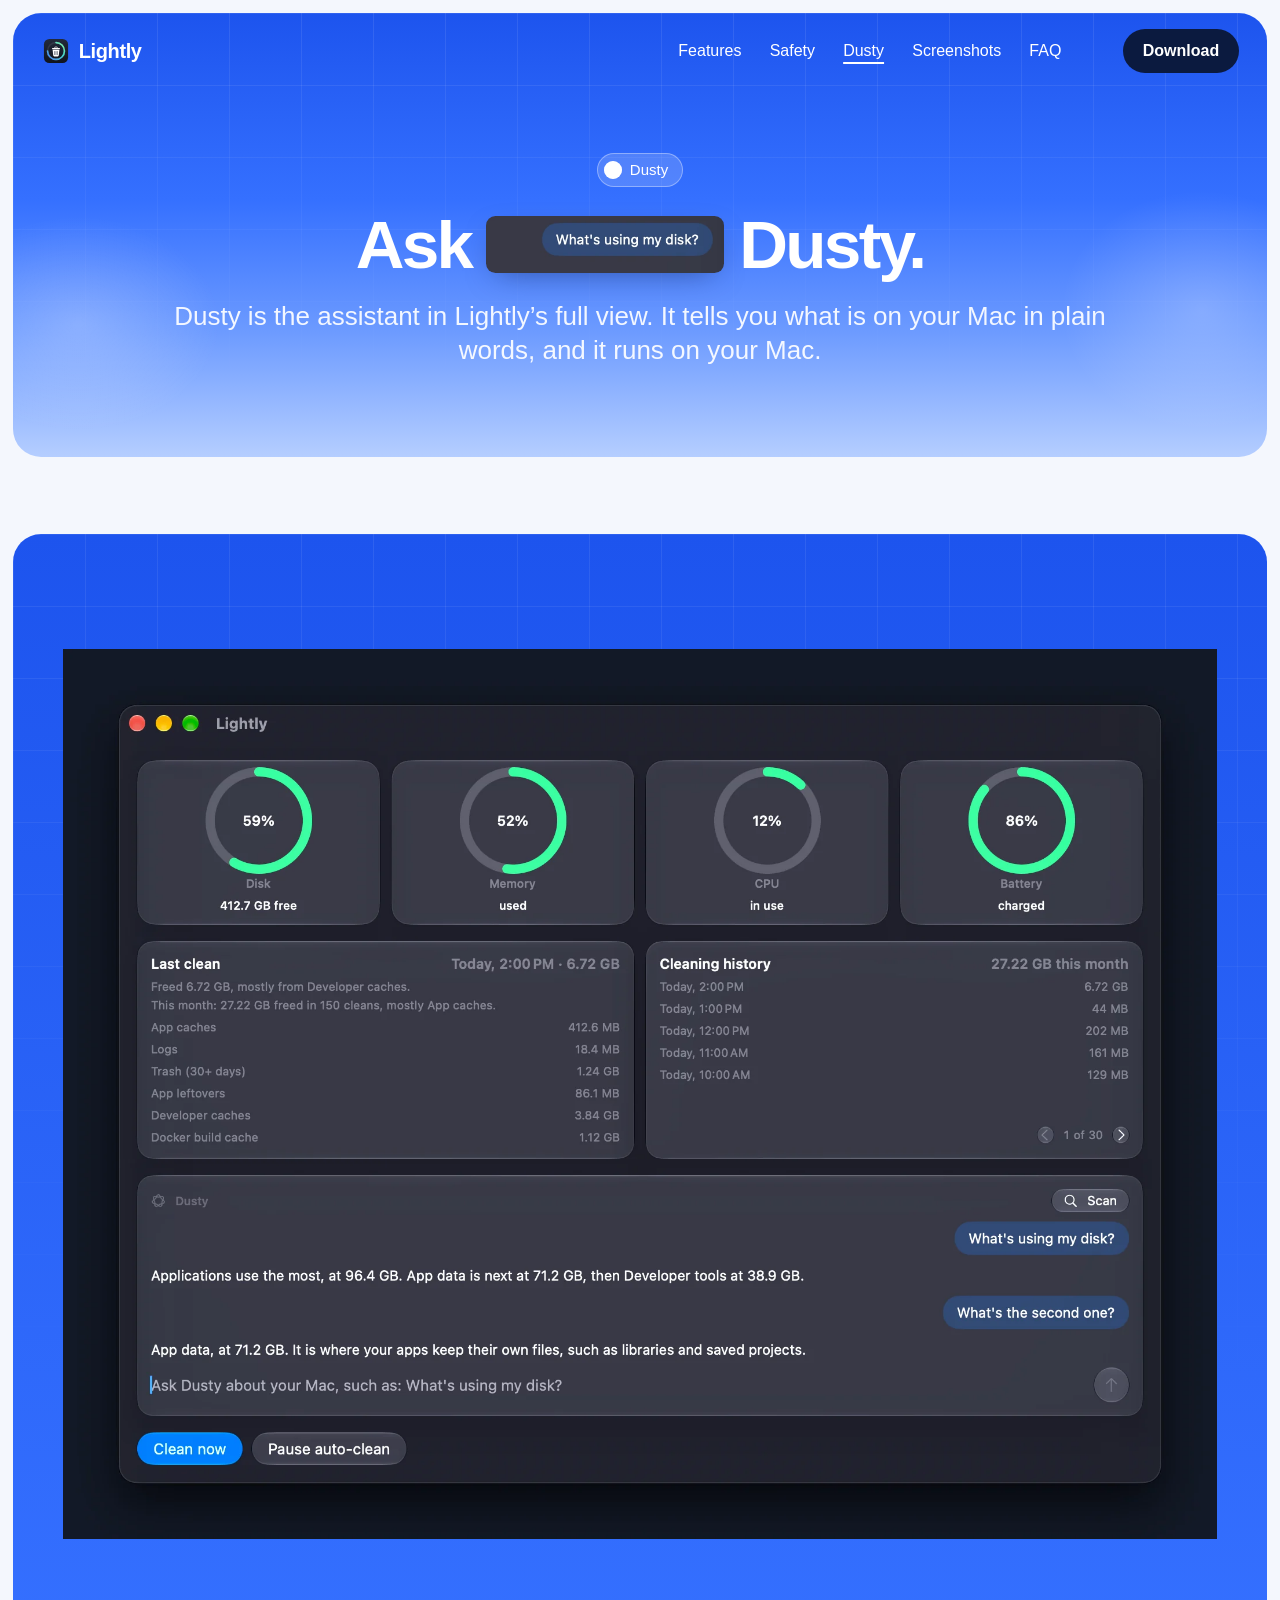
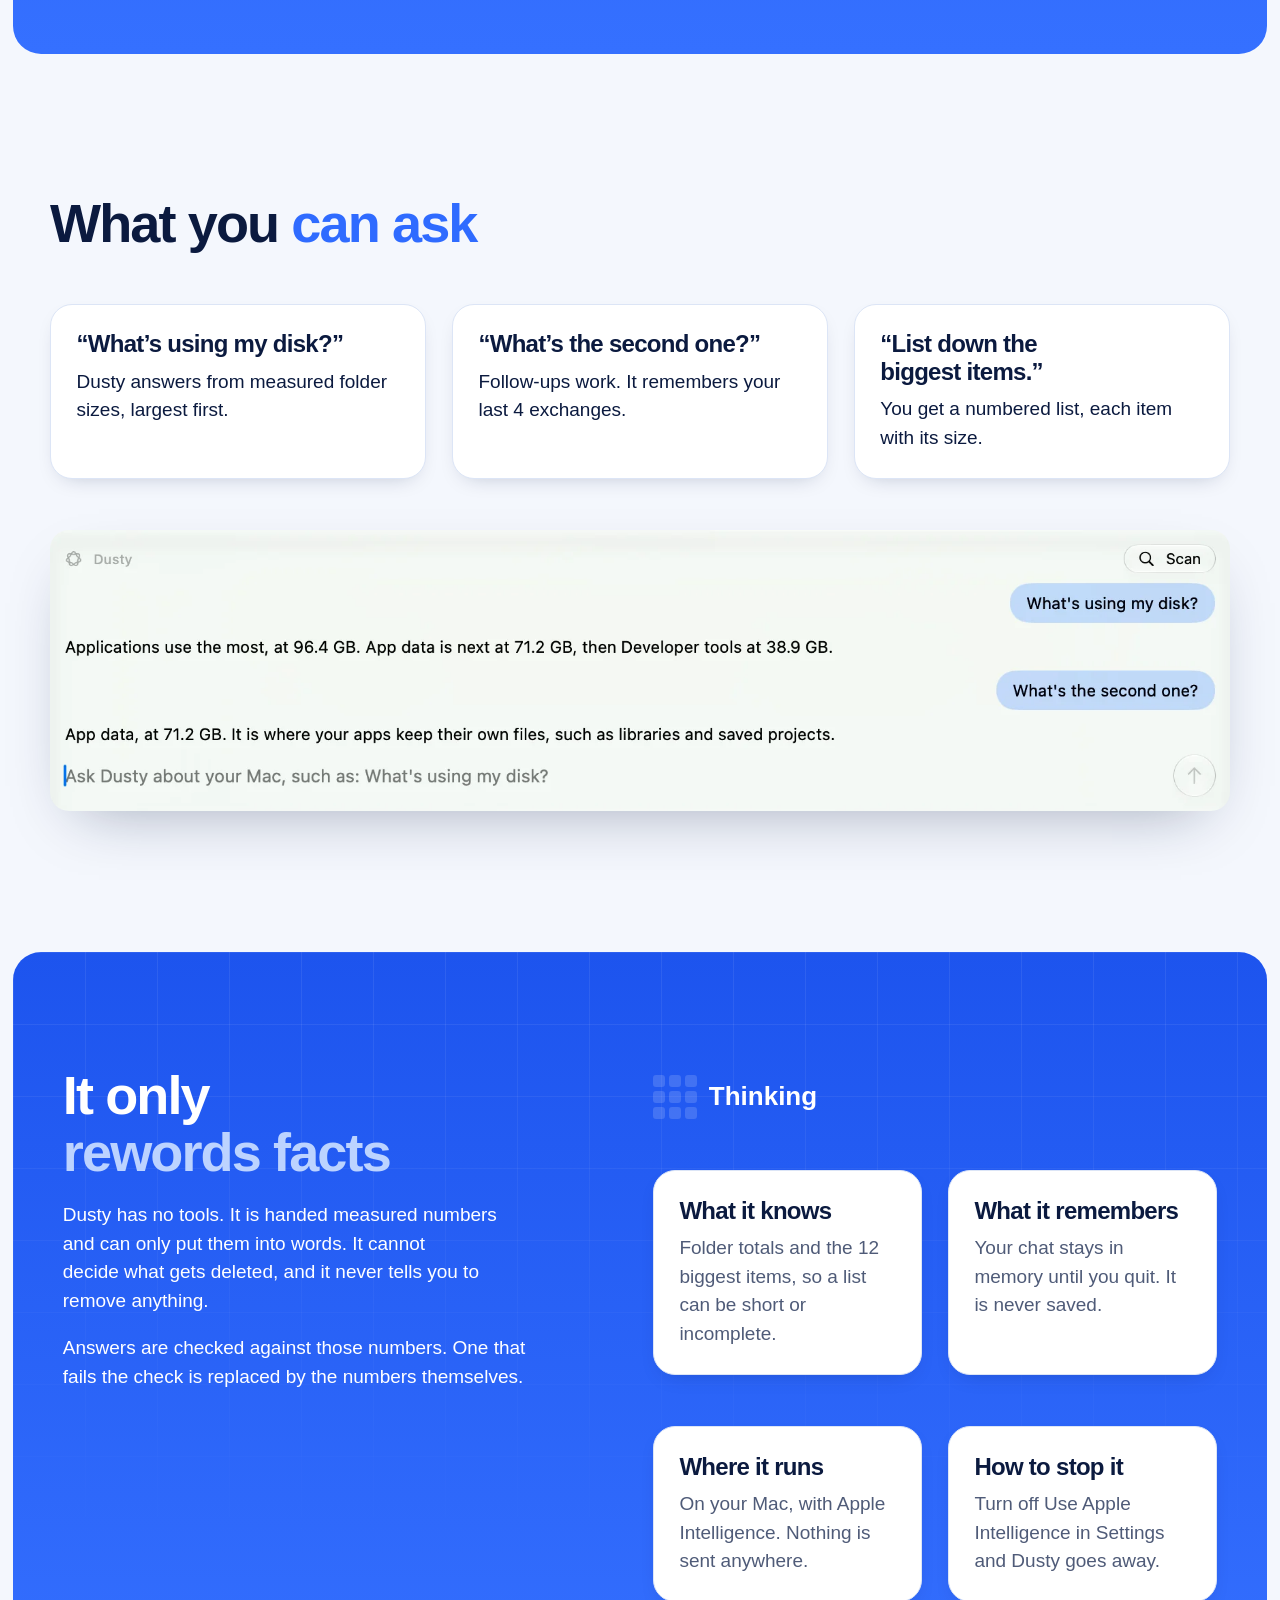
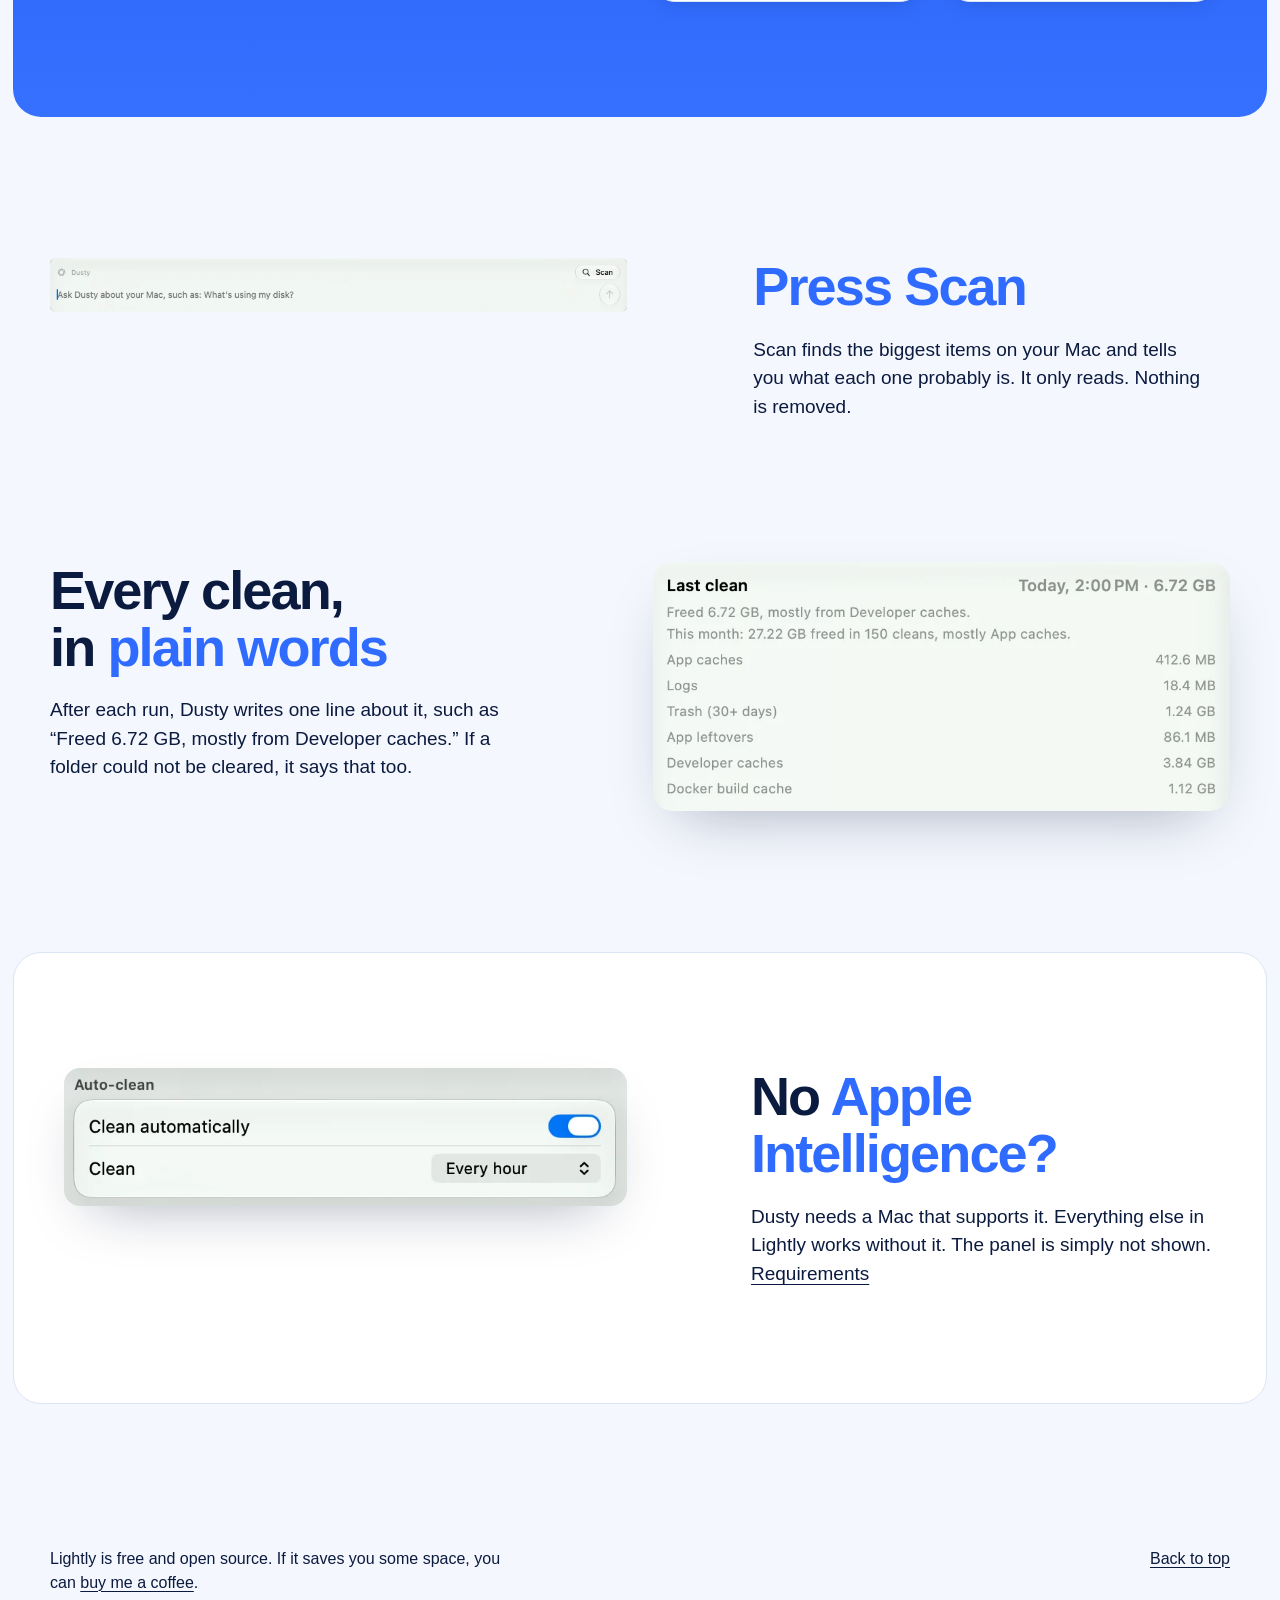
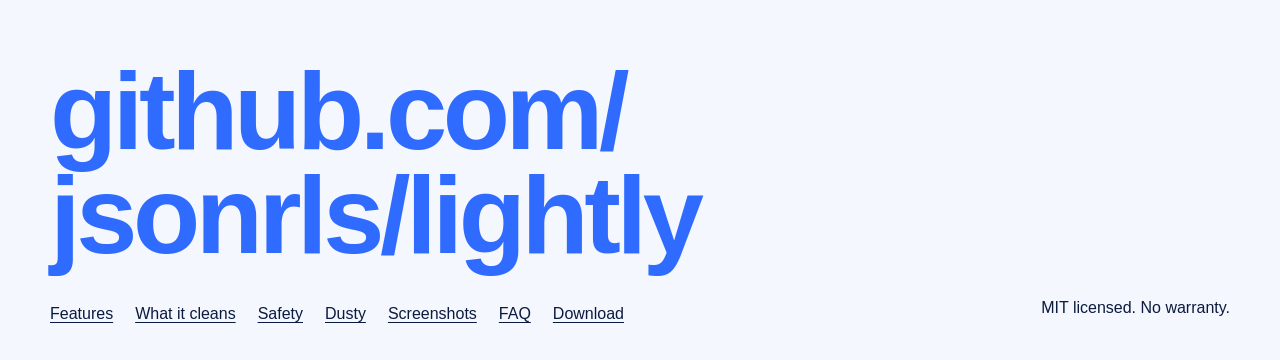
<file: dusty.html>
<!doctype html>
<html lang="en">
<head>
<meta charset="utf-8">
<meta name="viewport" content="width=device-width, initial-scale=1">
<title>Dusty | Lightly</title>
<meta name="description" content="Dusty is Lightly&#x27;s on-device assistant. It explains each clean and answers questions about your Mac, with Apple Intelligence.">
<meta property="og:title" content="Dusty | Lightly">
<meta property="og:description" content="Dusty is Lightly&#x27;s on-device assistant. It explains each clean and answers questions about your Mac, with Apple Intelligence.">
<meta property="og:type" content="website">
<meta name="theme-color" content="#2f6bff">
<link rel="icon" href="assets/icon.svg" type="image/svg+xml">
<link rel="apple-touch-icon" href="assets/icon.png">
<link rel="preconnect" href="https://api.fontshare.com">
<link rel="preconnect" href="https://cdn.fontshare.com" crossorigin>
<link href="https://api.fontshare.com/v2/css?f[]=general-sans@400,500,600,700&display=swap" rel="stylesheet">
<link rel="stylesheet" href="assets/site.css">
<link rel="stylesheet" href="assets/theme.css">
<script>document.documentElement.classList.add('js')</script>
</head>
<body>
<a class="skip" href="#main">Skip to content</a>
<div class="sky">
<header class="bar">
  <a class="mark" href="index.html"><img src="assets/icon.svg" alt="" width="30" height="30">Lightly</a>
  <nav aria-label="Main"><ul><li><a href="features.html">Features</a></li><li><a href="safety.html">Safety</a></li><li><a href="dusty.html" aria-current="page">Dusty</a></li><li><a href="screenshots.html">Screenshots</a></li><li><a href="faq.html">FAQ</a></li></ul></nav>
  <details class="menu"><summary>Menu</summary><ul><li><a href="features.html">Features</a></li><li><a href="cleans.html">What it cleans</a></li><li><a href="safety.html">Safety</a></li><li><a href="dusty.html">Dusty</a></li><li><a href="screenshots.html">Screenshots</a></li><li><a href="faq.html">FAQ</a></li><li><a href="https://www.buymeacoffee.com/jsonrls">Buy me a coffee</a></li></ul></details>
  <div class="bmc"><script type="text/javascript" src="https://cdnjs.buymeacoffee.com/1.0.0/button.prod.min.js" data-name="bmc-button" data-slug="jsonrls" data-color="#FFDD00" data-emoji="☕"  data-font="Poppins" data-text="Buy me a coffee" data-outline-color="#000000" data-font-color="#000000" data-coffee-color="#ffffff" ></script></div>
  <a class="button dark" href="download.html">Download</a>
</header>
<header class="page-head" id="main">
  <p class="pill on-blue"><span class="dot"></span>Dusty</p>
  <h1 class="line">Ask <img src="assets/shots/slot-ask.webp" alt="A question bubble that reads What's using my disk?" width="420" height="100" class="slot" fetchpriority="high" decoding="async"> Dusty.</h1>
  <p class="lead intro">Dusty is the assistant in Lightly’s full view. It tells you what is on your Mac in plain words, and it runs on your Mac.</p>
</header>
</div>
<main>

<figure class="band field" style="margin-top:clamp(48px,6vw,88px)">
  <img src="assets/shots/chat-dark.webp" alt="Lightly's full view with a two-question chat with Dusty about disk use" width="1992" height="1536" class="full-shot" style="max-width:1200px" loading="lazy" decoding="async">
</figure>

<section class="section">
  <h2>What you <em>can ask</em></h2>
  <ol class="facts big-list">
    <li><h3>“What’s using my disk?”</h3><p>Dusty answers from measured folder sizes, largest first.</p></li>
    <li><h3>“What’s the second one?”</h3><p>Follow-ups work. It remembers your last 4 exchanges.</p></li>
    <li><h3>“List down the biggest items.”</h3><p>You get a numbered list, each item with its size.</p></li>
  </ol>
  <img src="assets/shots/dusty-light.webp" alt="The Dusty panel with a question, an answer and a follow-up" width="1732" height="412" class="shot tile panel-wide" style="margin-top:clamp(32px,4vw,56px);width:100%" loading="lazy" decoding="async">
</section>

<section class="band field">
  <div class="pair" data-rise>
    <div class="pair-text">
      <h2>It only <em>rewords facts</em></h2>
      <p>Dusty has no tools. It is handed measured numbers and can only put them into words. It cannot decide what gets deleted, and it never tells you to remove anything.</p>
      <p>Answers are checked against those numbers. One that fails the check is replaced by the numbers themselves.</p>
    </div>
    <div class="pair-pic">
      <p class="thinking" role="img" aria-label="Dusty's thinking animation"><span class="pixels" aria-hidden="true"><i style="--d:0"></i><i style="--d:1"></i><i style="--d:2"></i><i style="--d:3"></i><i style="--d:4"></i><i style="--d:5"></i><i style="--d:6"></i><i style="--d:7"></i><i style="--d:8"></i></span>Thinking</p>
      <ul class="facts two">
        <li><h3>What it knows</h3><p class="quiet">Folder totals and the 12 biggest items, so a list can be short or incomplete.</p></li>
        <li><h3>What it remembers</h3><p class="quiet">Your chat stays in memory until you quit. It is never saved.</p></li>
        <li><h3>Where it runs</h3><p class="quiet">On your Mac, with Apple Intelligence. Nothing is sent anywhere.</p></li>
        <li><h3>How to stop it</h3><p class="quiet">Turn off Use Apple Intelligence in Settings and Dusty goes away.</p></li>
      </ul>
    </div>
  </div>
</section>

<section class="section">
  <div class="pair flip" data-rise>
    <div class="pair-text">
      <h2><em>Press Scan</em></h2>
      <p>Scan finds the biggest items on your Mac and tells you what each one probably is. It only reads. Nothing is removed.</p>
    </div>
    <img src="assets/shots/ask-box-light.webp" alt="The Dusty panel with its Scan button and question box" width="1732" height="160" class="pair-pic shot tile panel-wide" loading="lazy" decoding="async">
  </div>
</section>

<section class="section">
  <div class="pair" data-rise>
    <div class="pair-text">
      <h2>Every clean, in <em>plain words</em></h2>
      <p>After each run, Dusty writes one line about it, such as “Freed 6.72 GB, mostly from Developer caches.” If a folder could not be cleared, it says that too.</p>
    </div>
    <img src="assets/shots/last-clean-light.webp" alt="A one-line summary above the category rows" width="850" height="367" class="pair-pic shot tile panel" loading="lazy" decoding="async">
  </div>
</section>

<section class="band tone">
  <div class="pair flip" data-rise>
    <div class="pair-text">
      <h2>No <em>Apple Intelligence?</em></h2>
      <p>Dusty needs a Mac that supports it. Everything else in Lightly works without it. The panel is simply not shown.</p>
      <a class="link" href="download.html">Requirements</a>
    </div>
    <img src="assets/shots/schedule-light.webp" alt="Auto-clean settings" width="774" height="190" class="pair-pic shot" loading="lazy" decoding="async">
  </div>
</section>
</main>
<footer class="footer">
  <div class="footer-top">
    <p>Lightly is free and open source. If it saves you some space, you can <a href="https://www.buymeacoffee.com/jsonrls">buy me a coffee</a>.</p>
    <a href="#main">Back to top</a>
  </div>
  <div>
    <a class="footer-big" href="https://github.com/jsonrls/lightly"><span>github.com/<br>jsonrls/lightly</span></a>
    <div class="footer-meta">
      <ul><li><a href="features.html">Features</a></li><li><a href="cleans.html">What it cleans</a></li><li><a href="safety.html">Safety</a></li><li><a href="dusty.html">Dusty</a></li><li><a href="screenshots.html">Screenshots</a></li><li><a href="faq.html">FAQ</a></li><li><a href="download.html">Download</a></li></ul>
      <span>MIT licensed. No warranty.</span>
    </div>
  </div>
</footer>
<script src="assets/site.js" defer></script>
</body>
</html>
</file>
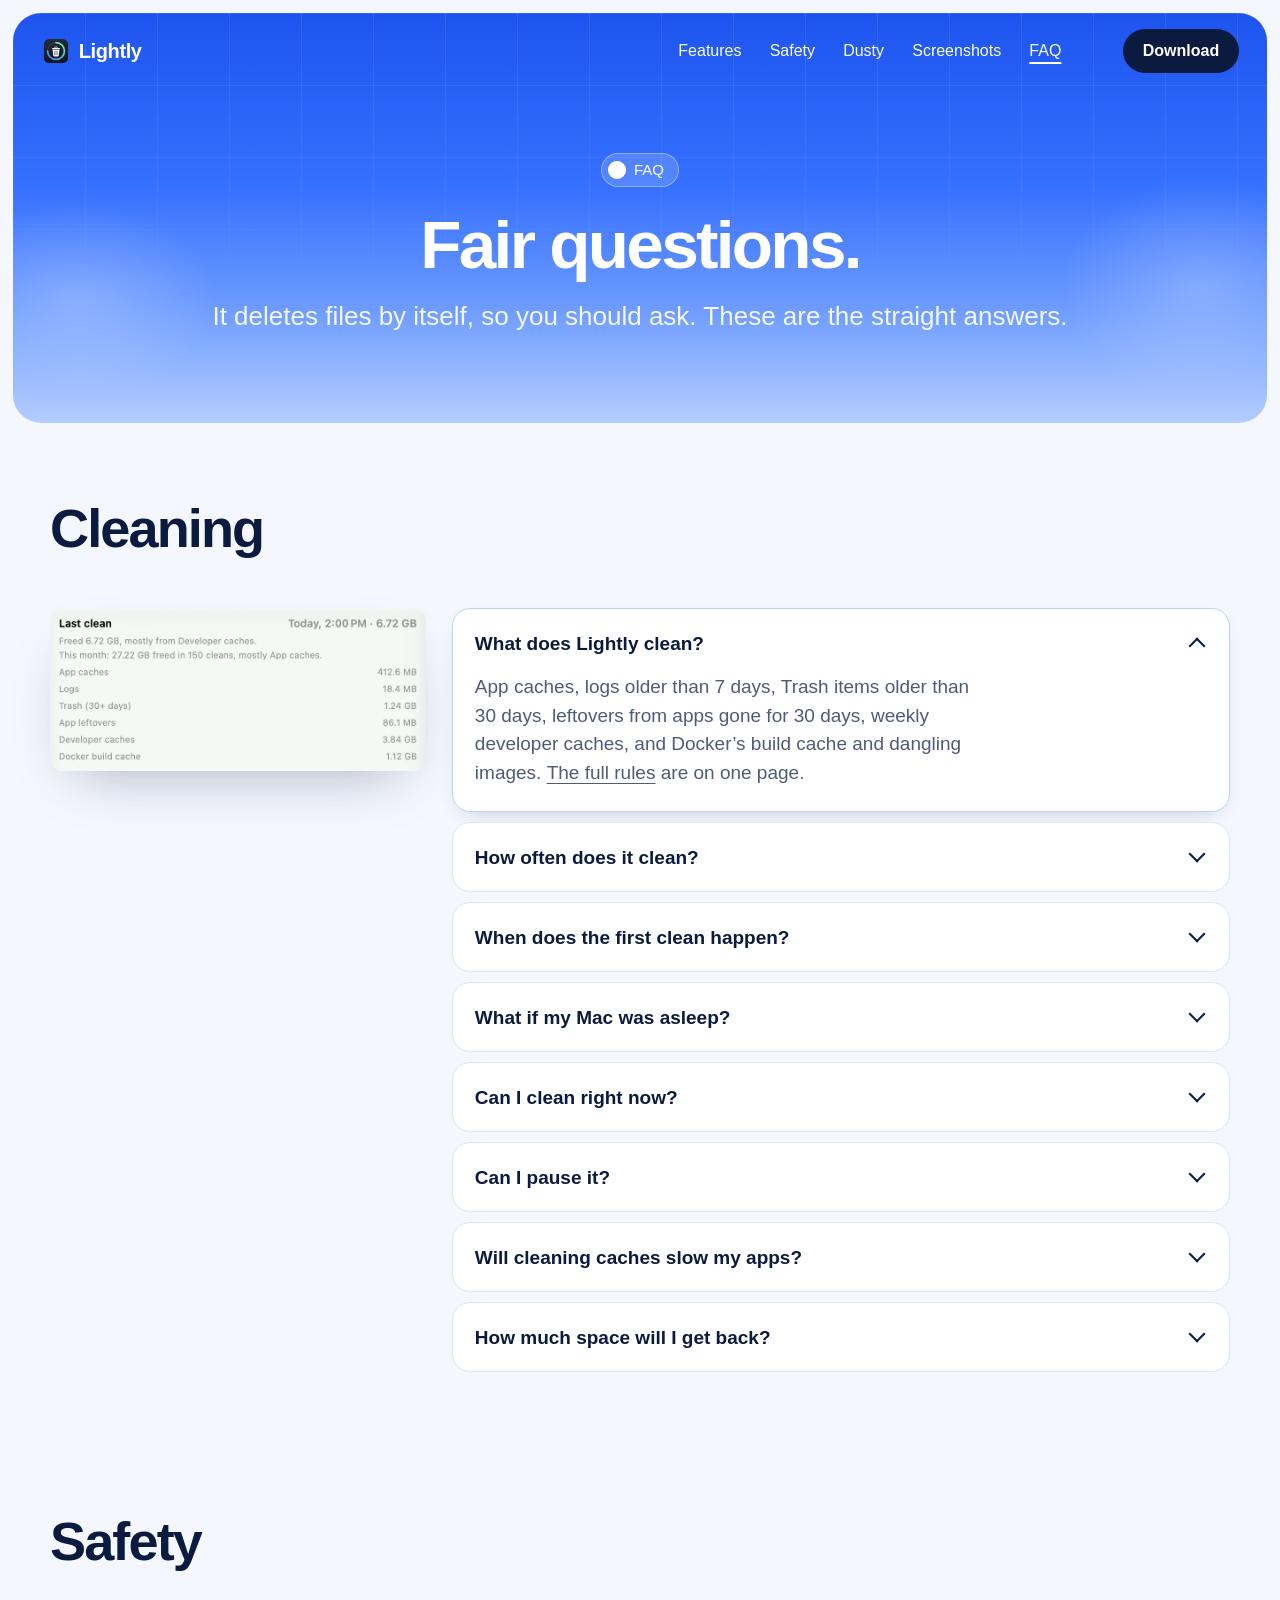
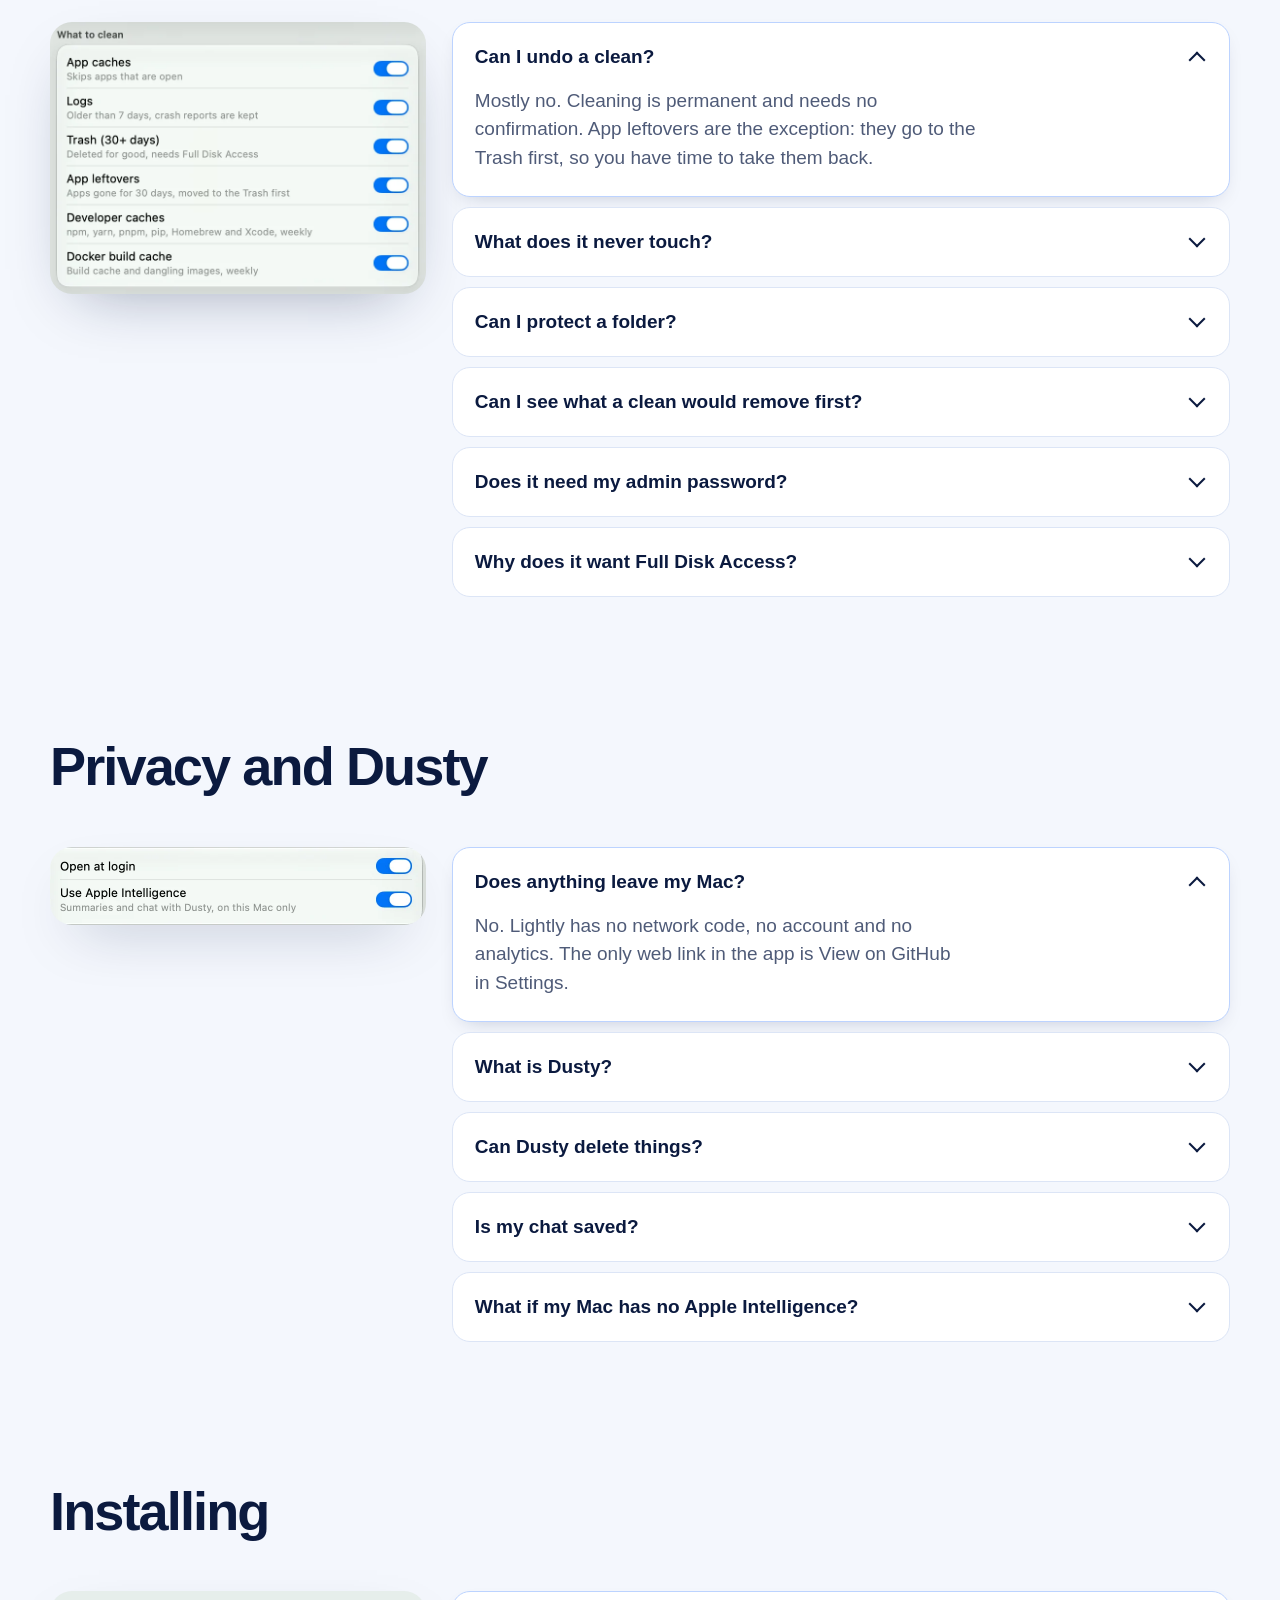
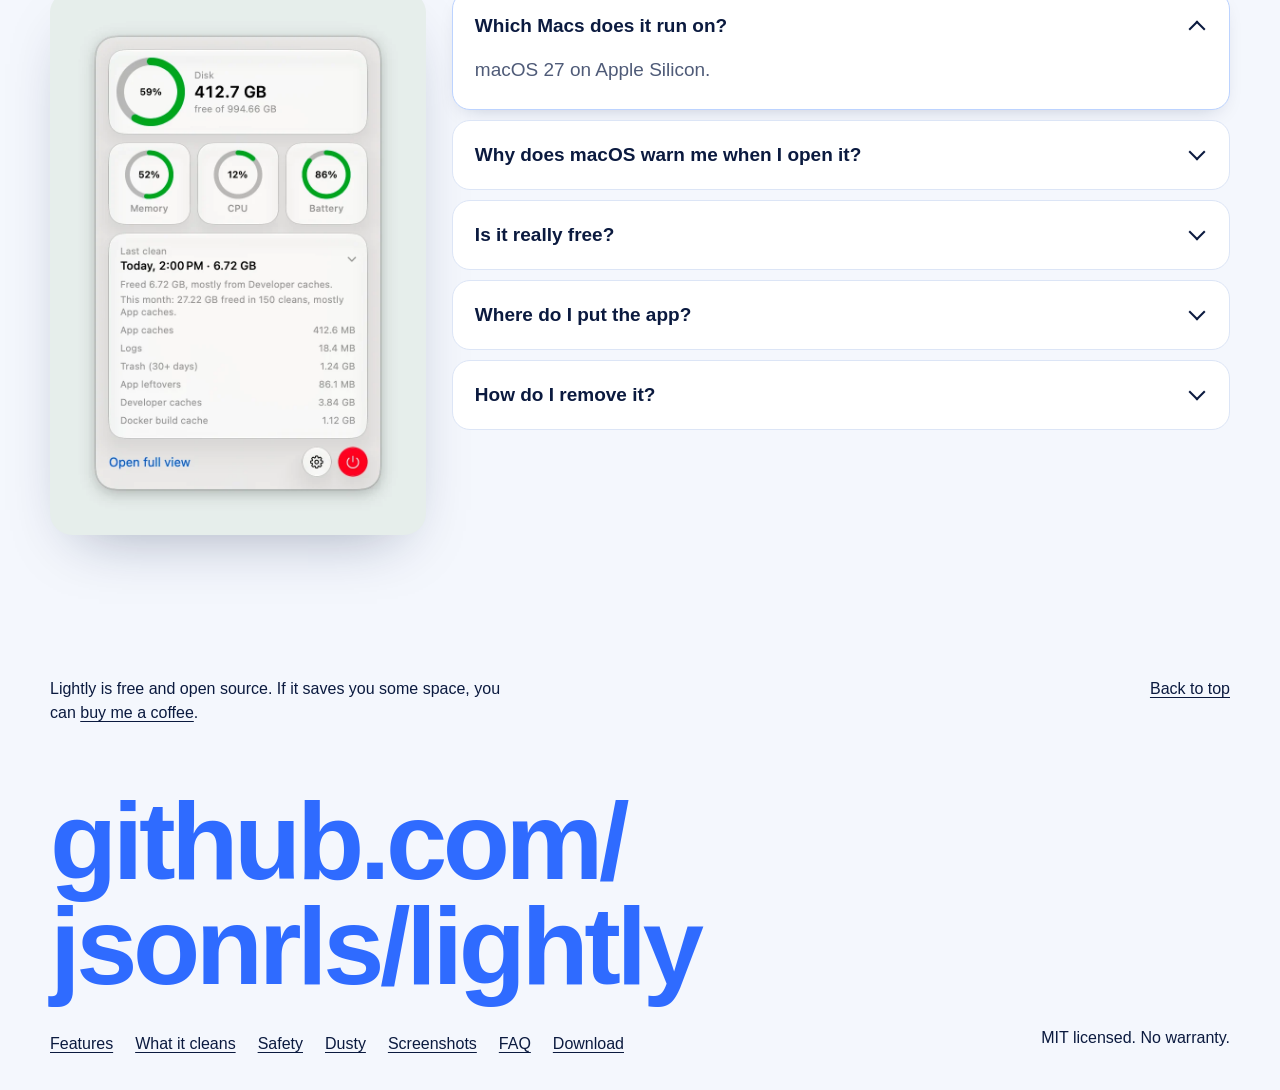
<file: faq.html>
<!doctype html>
<html lang="en">
<head>
<meta charset="utf-8">
<meta name="viewport" content="width=device-width, initial-scale=1">
<title>FAQ | Lightly</title>
<meta name="description" content="Answers about what Lightly deletes, whether it can be undone, privacy, Dusty, and installing it on your Mac.">
<meta property="og:title" content="FAQ | Lightly">
<meta property="og:description" content="Answers about what Lightly deletes, whether it can be undone, privacy, Dusty, and installing it on your Mac.">
<meta property="og:type" content="website">
<meta name="theme-color" content="#2f6bff">
<link rel="icon" href="assets/icon.svg" type="image/svg+xml">
<link rel="apple-touch-icon" href="assets/icon.png">
<link rel="preconnect" href="https://api.fontshare.com">
<link rel="preconnect" href="https://cdn.fontshare.com" crossorigin>
<link href="https://api.fontshare.com/v2/css?f[]=general-sans@400,500,600,700&display=swap" rel="stylesheet">
<link rel="stylesheet" href="assets/site.css">
<link rel="stylesheet" href="assets/theme.css">
<script>document.documentElement.classList.add('js')</script>
<script type="application/ld+json">{"@context": "https://schema.org", "@type": "FAQPage", "mainEntity": [{"@type": "Question", "name": "What does Lightly clean?", "acceptedAnswer": {"@type": "Answer", "text": "App caches, logs older than 7 days, Trash items older than 30 days, leftovers from apps gone for 30 days, weekly developer caches, and Docker’s build cache and dangling images. The full rules are on one page."}}, {"@type": "Question", "name": "How often does it clean?", "acceptedAnswer": {"@type": "Answer", "text": "Every hour by default. You can pick every 3, 6 or 12 hours, or once a day, in Settings."}}, {"@type": "Question", "name": "When does the first clean happen?", "acceptedAnswer": {"@type": "Answer", "text": "One full interval after the first launch, so an hour by default. Nothing is cleaned the moment you open it."}}, {"@type": "Question", "name": "What if my Mac was asleep?", "acceptedAnswer": {"@type": "Answer", "text": "The clean runs at the next wake."}}, {"@type": "Question", "name": "Can I clean right now?", "acceptedAnswer": {"@type": "Answer", "text": "Yes. Open the full view and press Clean now. It also runs the weekly developer caches."}}, {"@type": "Question", "name": "Can I pause it?", "acceptedAnswer": {"@type": "Answer", "text": "Yes. Turn off Clean automatically in Settings, or press Pause auto-clean in the full view. When you resume, the timer starts again instead of cleaning at once."}}, {"@type": "Question", "name": "Will cleaning caches slow my apps?", "acceptedAnswer": {"@type": "Answer", "text": "An app may take a little longer the first time it opens after a clean, while it rebuilds its cache. Apps that are open are skipped."}}, {"@type": "Question", "name": "How much space will I get back?", "acceptedAnswer": {"@type": "Answer", "text": "It depends on your Mac and your apps, so there is no promised figure. Lightly shows the real number after every clean, and a total for the month."}}, {"@type": "Question", "name": "Can I undo a clean?", "acceptedAnswer": {"@type": "Answer", "text": "Mostly no. Cleaning is permanent and needs no confirmation. App leftovers are the exception: they go to the Trash first, so you have time to take them back."}}, {"@type": "Question", "name": "What does it never touch?", "acceptedAnswer": {"@type": "Answer", "text": "External drives, system folders, Documents, Desktop, Downloads, Pictures, Movies, Music, Mail, Messages, iCloud Drive, keychains, app containers, and the profiles of Safari, Chrome, Firefox, Brave, Edge, Arc and Opera."}}, {"@type": "Question", "name": "Can I protect a folder?", "acceptedAnswer": {"@type": "Answer", "text": "Yes. Add any file or folder to Always kept in Settings. No clean enters it, whatever the other rules say."}}, {"@type": "Question", "name": "Can I see what a clean would remove first?", "acceptedAnswer": {"@type": "Answer", "text": "Yes, if you build from source. That build is a dry run: it lists what a clean would remove and deletes nothing. The commands are on the safety page."}}, {"@type": "Question", "name": "Does it need my admin password?", "acceptedAnswer": {"@type": "Answer", "text": "No, never. It works only inside your own user folders."}}, {"@type": "Question", "name": "Why does it want Full Disk Access?", "acceptedAnswer": {"@type": "Answer", "text": "Only to clean the Trash, which macOS protects. Without it, Lightly skips the Trash and everything else works."}}, {"@type": "Question", "name": "Does anything leave my Mac?", "acceptedAnswer": {"@type": "Answer", "text": "No. Lightly has no network code, no account and no analytics. The only web link in the app is View on GitHub in Settings."}}, {"@type": "Question", "name": "What is Dusty?", "acceptedAnswer": {"@type": "Answer", "text": "An assistant in the full view that describes each clean and answers questions about your Mac. It runs on Apple Intelligence, on the Mac itself."}}, {"@type": "Question", "name": "Can Dusty delete things?", "acceptedAnswer": {"@type": "Answer", "text": "No. Dusty has no tools and cannot decide what gets deleted. It only rewords measured facts, and its answers are checked against them."}}, {"@type": "Question", "name": "Is my chat saved?", "acceptedAnswer": {"@type": "Answer", "text": "No. It stays in memory until you quit Lightly."}}, {"@type": "Question", "name": "What if my Mac has no Apple Intelligence?", "acceptedAnswer": {"@type": "Answer", "text": "Dusty is hidden. Cleaning, the rings and the history all work the same."}}, {"@type": "Question", "name": "Which Macs does it run on?", "acceptedAnswer": {"@type": "Answer", "text": "macOS 27 on Apple Silicon."}}, {"@type": "Question", "name": "Why does macOS warn me when I open it?", "acceptedAnswer": {"@type": "Answer", "text": "This build is not notarized by Apple. Go to System Settings, Privacy & Security, and choose Open Anyway."}}, {"@type": "Question", "name": "Is it really free?", "acceptedAnswer": {"@type": "Answer", "text": "Yes. It is open source under the MIT license. If it saves you some space, you can buy the author a coffee."}}, {"@type": "Question", "name": "Where do I put the app?", "acceptedAnswer": {"@type": "Answer", "text": "In /Applications, before you first open it. The login item stays tied to where the app first ran."}}, {"@type": "Question", "name": "How do I remove it?", "acceptedAnswer": {"@type": "Answer", "text": "Turn off Open at login, quit from the menu bar window, and delete Lightly.app. Its settings and history are in ~/Library/Application Support/com.maccleaner.app."}}]}</script>
</head>
<body>
<a class="skip" href="#main">Skip to content</a>
<div class="sky">
<header class="bar">
  <a class="mark" href="index.html"><img src="assets/icon.svg" alt="" width="30" height="30">Lightly</a>
  <nav aria-label="Main"><ul><li><a href="features.html">Features</a></li><li><a href="safety.html">Safety</a></li><li><a href="dusty.html">Dusty</a></li><li><a href="screenshots.html">Screenshots</a></li><li><a href="faq.html" aria-current="page">FAQ</a></li></ul></nav>
  <details class="menu"><summary>Menu</summary><ul><li><a href="features.html">Features</a></li><li><a href="cleans.html">What it cleans</a></li><li><a href="safety.html">Safety</a></li><li><a href="dusty.html">Dusty</a></li><li><a href="screenshots.html">Screenshots</a></li><li><a href="faq.html">FAQ</a></li><li><a href="https://www.buymeacoffee.com/jsonrls">Buy me a coffee</a></li></ul></details>
  <div class="bmc"><script type="text/javascript" src="https://cdnjs.buymeacoffee.com/1.0.0/button.prod.min.js" data-name="bmc-button" data-slug="jsonrls" data-color="#FFDD00" data-emoji="☕"  data-font="Poppins" data-text="Buy me a coffee" data-outline-color="#000000" data-font-color="#000000" data-coffee-color="#ffffff" ></script></div>
  <a class="button dark" href="download.html">Download</a>
</header>
<header class="page-head" id="main">
  <p class="pill on-blue"><span class="dot"></span>FAQ</p>
  <h1>Fair questions.</h1>
  <p class="lead intro">It deletes files by itself, so you should ask. These are the straight answers.</p>
</header>
</div>
<main>

<section class="section">
  <h2 class="faq-head">Cleaning</h2>
  <div class="faq-split">
    <img src="assets/shots/last-clean-light.webp" alt="The last clean by category" width="850" height="367" class="shot faq-pic panel" loading="lazy" decoding="async">
    <div class="faq-list">
      <details open><summary>What does Lightly clean?</summary><div class="answer"><p>App caches, logs older than 7 days, Trash items older than 30 days, leftovers from apps gone for 30 days, weekly developer caches, and Docker’s build cache and dangling images. <a class="link" href="cleans.html">The full rules</a> are on one page.</p></div></details>
      <details><summary>How often does it clean?</summary><div class="answer"><p>Every hour by default. You can pick every 3, 6 or 12 hours, or once a day, in Settings.</p></div></details>
      <details><summary>When does the first clean happen?</summary><div class="answer"><p>One full interval after the first launch, so an hour by default. Nothing is cleaned the moment you open it.</p></div></details>
      <details><summary>What if my Mac was asleep?</summary><div class="answer"><p>The clean runs at the next wake.</p></div></details>
      <details><summary>Can I clean right now?</summary><div class="answer"><p>Yes. Open the full view and press Clean now. It also runs the weekly developer caches.</p></div></details>
      <details><summary>Can I pause it?</summary><div class="answer"><p>Yes. Turn off Clean automatically in Settings, or press Pause auto-clean in the full view. When you resume, the timer starts again instead of cleaning at once.</p></div></details>
      <details><summary>Will cleaning caches slow my apps?</summary><div class="answer"><p>An app may take a little longer the first time it opens after a clean, while it rebuilds its cache. Apps that are open are skipped.</p></div></details>
      <details><summary>How much space will I get back?</summary><div class="answer"><p>It depends on your Mac and your apps, so there is no promised figure. Lightly shows the real number after every clean, and a total for the month.</p></div></details>
    </div>
  </div>
</section>

<section class="section">
  <h2 class="faq-head">Safety</h2>
  <div class="faq-split">
    <img src="assets/shots/categories-light.webp" alt="Category switches in Settings" width="774" height="560" class="shot faq-pic" loading="lazy" decoding="async">
    <div class="faq-list">
      <details open><summary>Can I undo a clean?</summary><div class="answer"><p>Mostly no. Cleaning is permanent and needs no confirmation. App leftovers are the exception: they go to the Trash first, so you have time to take them back.</p></div></details>
      <details><summary>What does it never touch?</summary><div class="answer"><p>External drives, system folders, Documents, Desktop, Downloads, Pictures, Movies, Music, Mail, Messages, iCloud Drive, keychains, app containers, and the profiles of Safari, Chrome, Firefox, Brave, Edge, Arc and Opera.</p></div></details>
      <details><summary>Can I protect a folder?</summary><div class="answer"><p>Yes. Add any file or folder to Always kept in Settings. No clean enters it, whatever the other rules say.</p></div></details>
      <details><summary>Can I see what a clean would remove first?</summary><div class="answer"><p>Yes, if you build from source. That build is a dry run: it lists what a clean would remove and deletes nothing. <a class="link" href="safety.html">The commands</a> are on the safety page.</p></div></details>
      <details><summary>Does it need my admin password?</summary><div class="answer"><p>No, never. It works only inside your own user folders.</p></div></details>
      <details><summary>Why does it want Full Disk Access?</summary><div class="answer"><p>Only to clean the Trash, which macOS protects. Without it, Lightly skips the Trash and everything else works.</p></div></details>
    </div>
  </div>
</section>

<section class="section">
  <h2 class="faq-head">Privacy and Dusty</h2>
  <div class="faq-split">
    <img src="assets/shots/privacy-light.webp" alt="The Use Apple Intelligence switch, on this Mac only" width="752" height="156" class="shot faq-pic" loading="lazy" decoding="async">
    <div class="faq-list">
      <details open><summary>Does anything leave my Mac?</summary><div class="answer"><p>No. Lightly has no network code, no account and no analytics. The only web link in the app is View on GitHub in Settings.</p></div></details>
      <details><summary>What is Dusty?</summary><div class="answer"><p>An assistant in the full view that describes each clean and answers questions about your Mac. It runs on Apple Intelligence, on the Mac itself.</p></div></details>
      <details><summary>Can Dusty delete things?</summary><div class="answer"><p>No. Dusty has no tools and cannot decide what gets deleted. It only rewords measured facts, and its answers are checked against them.</p></div></details>
      <details><summary>Is my chat saved?</summary><div class="answer"><p>No. It stays in memory until you quit Lightly.</p></div></details>
      <details><summary>What if my Mac has no Apple Intelligence?</summary><div class="answer"><p>Dusty is hidden. Cleaning, the rings and the history all work the same.</p></div></details>
    </div>
  </div>
</section>

<section class="section">
  <h2 class="faq-head">Installing</h2>
  <div class="faq-split">
    <img src="assets/shots/popover-light.webp" alt="The menu bar window" width="792" height="1144" class="shot faq-pic" loading="lazy" decoding="async">
    <div class="faq-list">
      <details open><summary>Which Macs does it run on?</summary><div class="answer"><p>macOS 27 on Apple Silicon.</p></div></details>
      <details><summary>Why does macOS warn me when I open it?</summary><div class="answer"><p>This build is not notarized by Apple. Go to System Settings, Privacy &amp; Security, and choose Open Anyway.</p></div></details>
      <details><summary>Is it really free?</summary><div class="answer"><p>Yes. It is open source under the MIT license. If it saves you some space, you can <a class="link" href="https://www.buymeacoffee.com/jsonrls">buy the author a coffee</a>.</p></div></details>
      <details><summary>Where do I put the app?</summary><div class="answer"><p>In <code>/Applications</code>, before you first open it. The login item stays tied to where the app first ran.</p></div></details>
      <details><summary>How do I remove it?</summary><div class="answer"><p>Turn off Open at login, quit from the menu bar window, and delete <code>Lightly.app</code>. Its settings and history are in <code>~/Library/Application Support/com.maccleaner.app</code>.</p></div></details>
    </div>
  </div>
</section>
</main>
<footer class="footer">
  <div class="footer-top">
    <p>Lightly is free and open source. If it saves you some space, you can <a href="https://www.buymeacoffee.com/jsonrls">buy me a coffee</a>.</p>
    <a href="#main">Back to top</a>
  </div>
  <div>
    <a class="footer-big" href="https://github.com/jsonrls/lightly"><span>github.com/<br>jsonrls/lightly</span></a>
    <div class="footer-meta">
      <ul><li><a href="features.html">Features</a></li><li><a href="cleans.html">What it cleans</a></li><li><a href="safety.html">Safety</a></li><li><a href="dusty.html">Dusty</a></li><li><a href="screenshots.html">Screenshots</a></li><li><a href="faq.html">FAQ</a></li><li><a href="download.html">Download</a></li></ul>
      <span>MIT licensed. No warranty.</span>
    </div>
  </div>
</footer>
<script src="assets/site.js" defer></script>
</body>
</html>
</file>
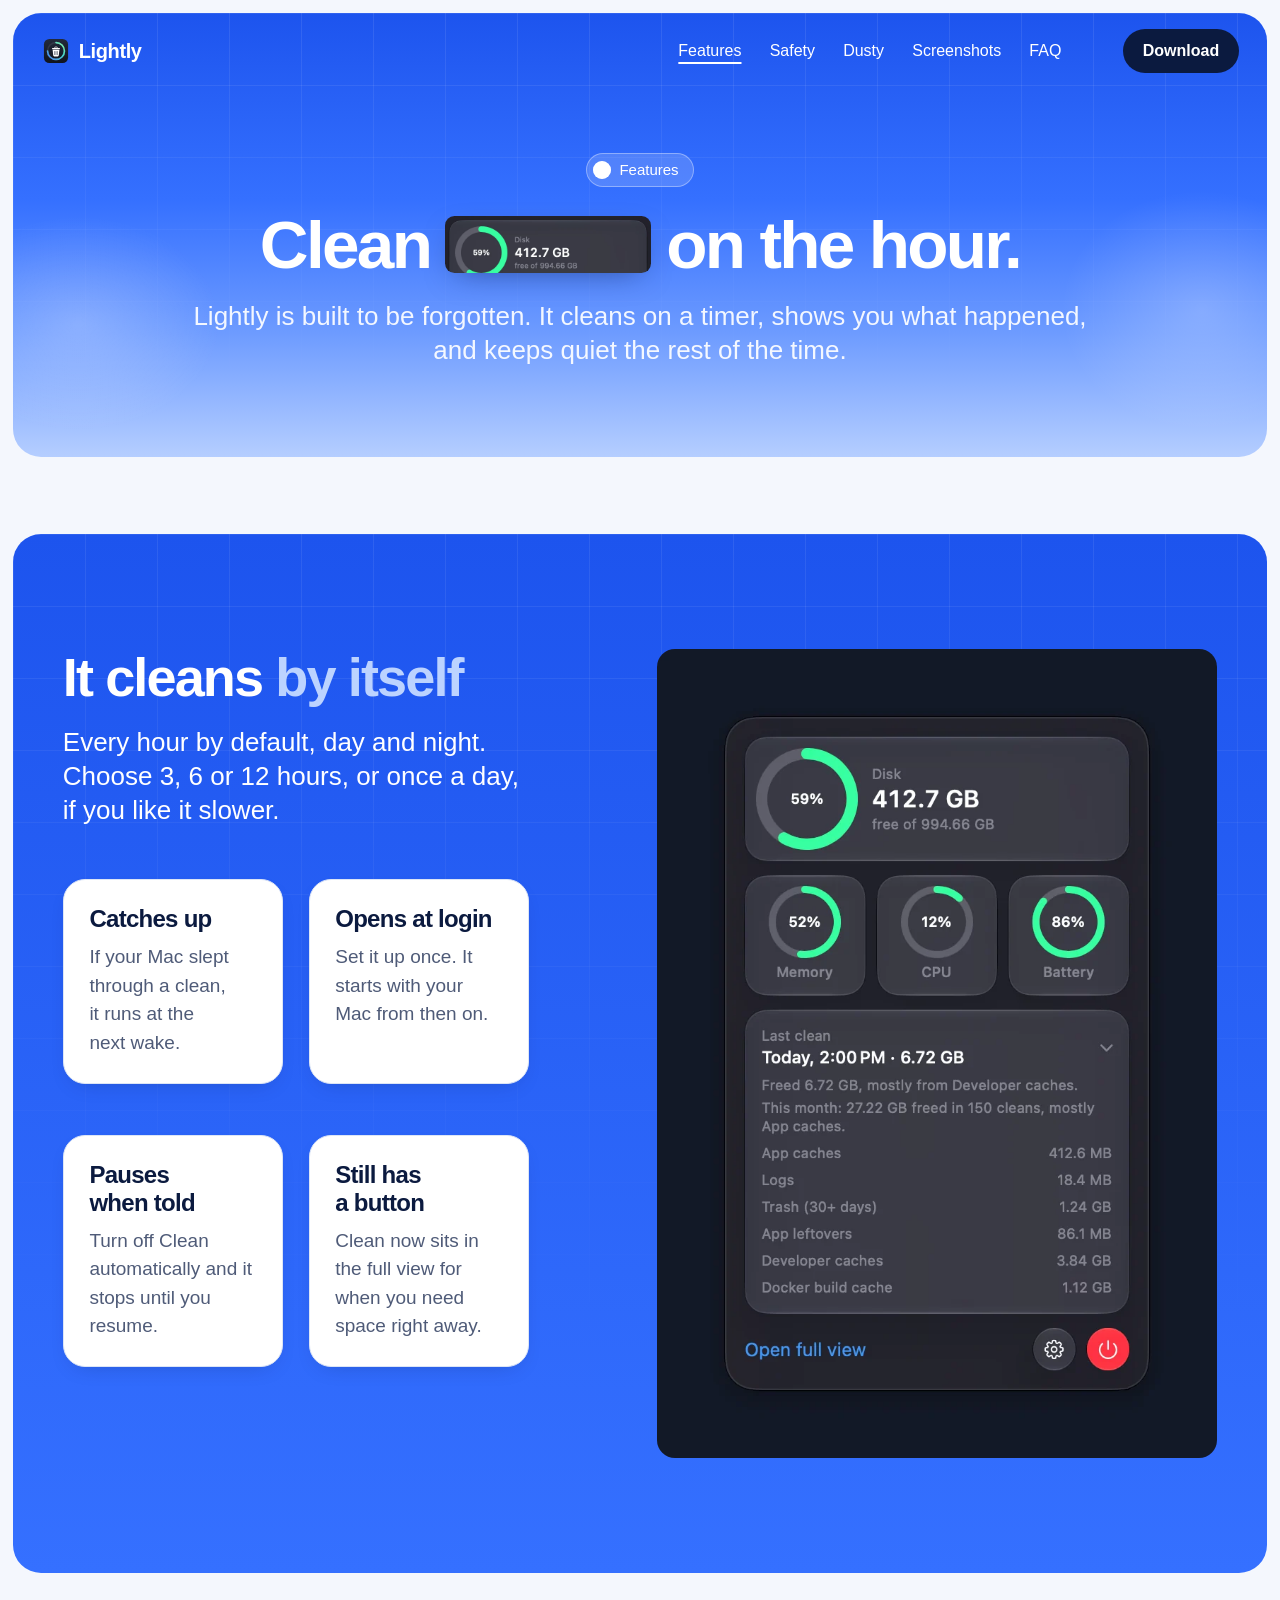
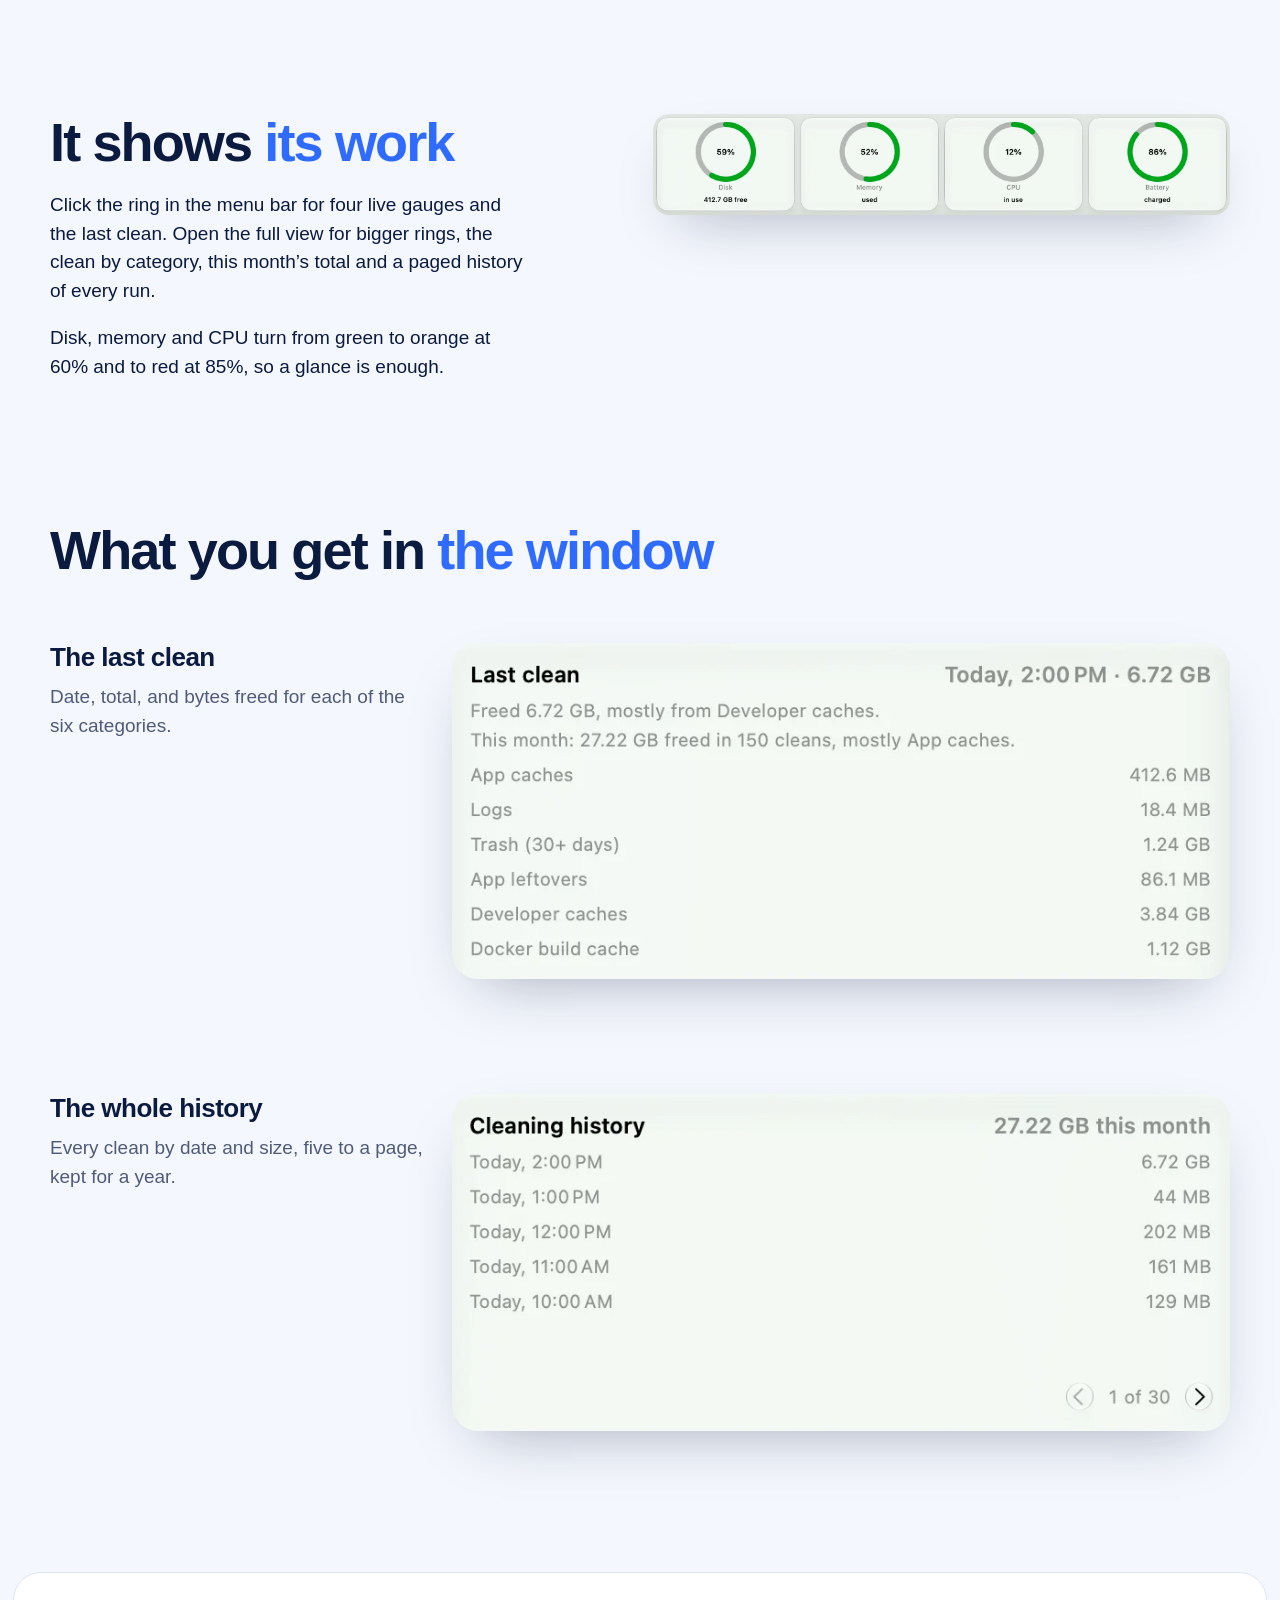
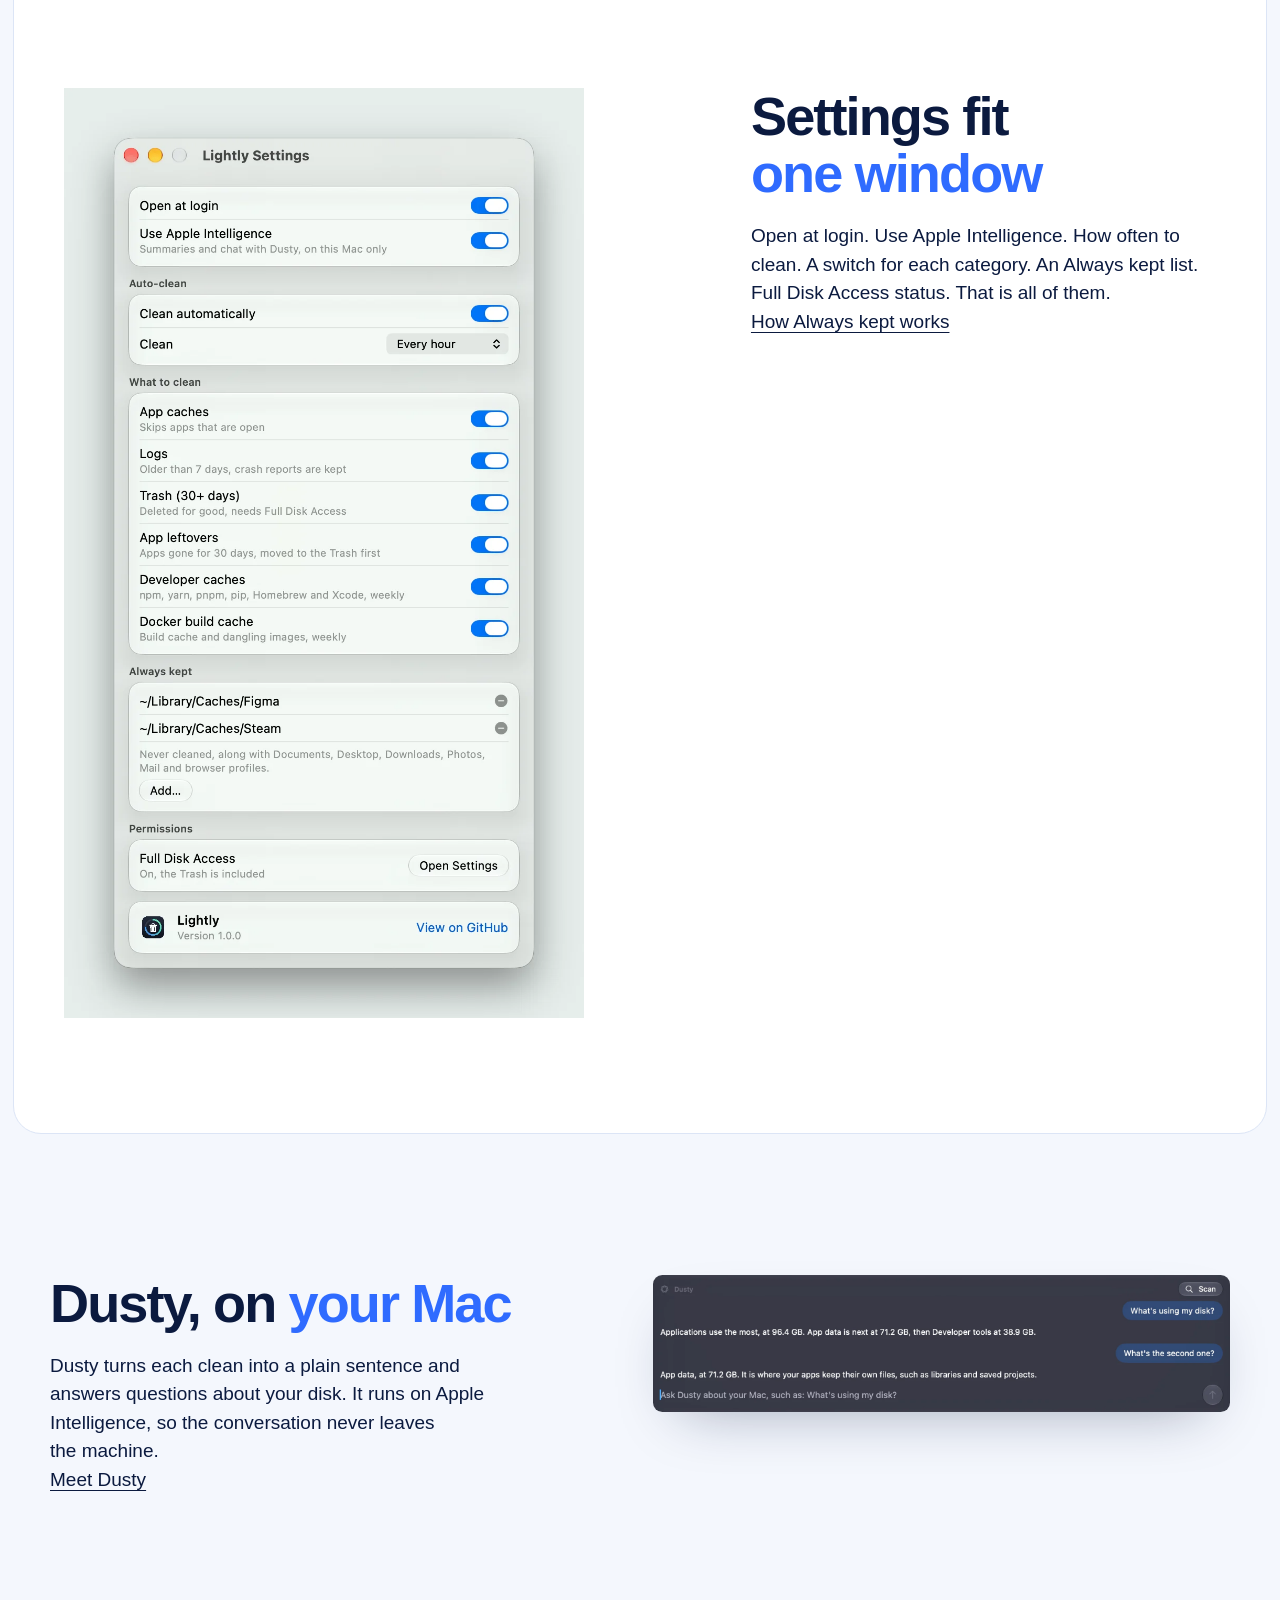
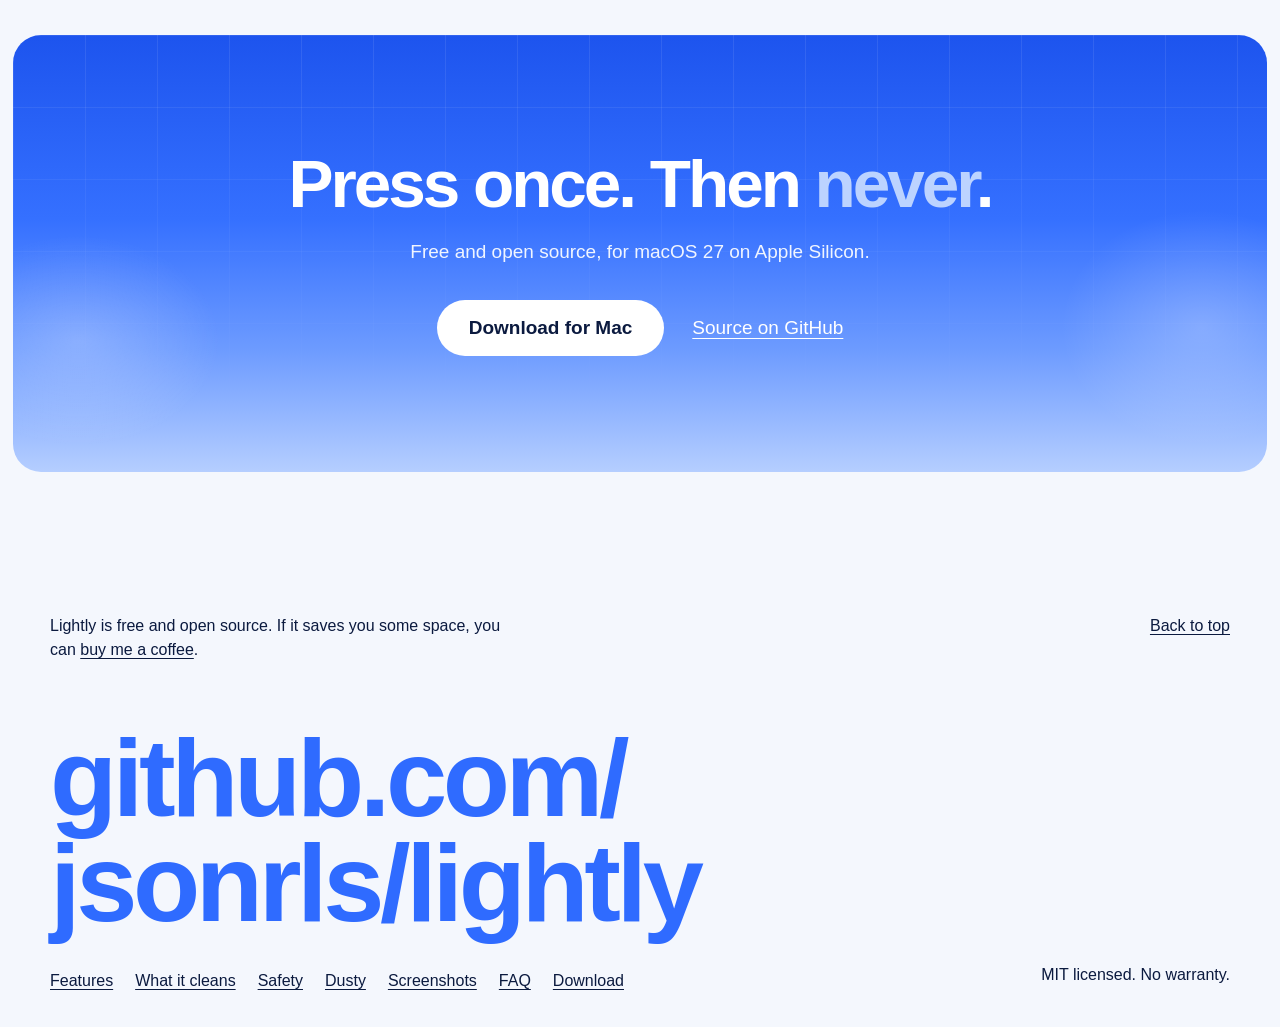
<file: features.html>
<!doctype html>
<html lang="en">
<head>
<meta charset="utf-8">
<meta name="viewport" content="width=device-width, initial-scale=1">
<title>Features | Lightly</title>
<meta name="description" content="What Lightly does: hourly cleaning, live rings for disk, memory, CPU and battery, a full history, and Dusty, an on-device assistant.">
<meta property="og:title" content="Features | Lightly">
<meta property="og:description" content="What Lightly does: hourly cleaning, live rings for disk, memory, CPU and battery, a full history, and Dusty, an on-device assistant.">
<meta property="og:type" content="website">
<meta name="theme-color" content="#2f6bff">
<link rel="icon" href="assets/icon.svg" type="image/svg+xml">
<link rel="apple-touch-icon" href="assets/icon.png">
<link rel="preconnect" href="https://api.fontshare.com">
<link rel="preconnect" href="https://cdn.fontshare.com" crossorigin>
<link href="https://api.fontshare.com/v2/css?f[]=general-sans@400,500,600,700&display=swap" rel="stylesheet">
<link rel="stylesheet" href="assets/site.css">
<link rel="stylesheet" href="assets/theme.css">
<script>document.documentElement.classList.add('js')</script>
</head>
<body>
<a class="skip" href="#main">Skip to content</a>
<div class="sky">
<header class="bar">
  <a class="mark" href="index.html"><img src="assets/icon.svg" alt="" width="30" height="30">Lightly</a>
  <nav aria-label="Main"><ul><li><a href="features.html" aria-current="page">Features</a></li><li><a href="safety.html">Safety</a></li><li><a href="dusty.html">Dusty</a></li><li><a href="screenshots.html">Screenshots</a></li><li><a href="faq.html">FAQ</a></li></ul></nav>
  <details class="menu"><summary>Menu</summary><ul><li><a href="features.html">Features</a></li><li><a href="cleans.html">What it cleans</a></li><li><a href="safety.html">Safety</a></li><li><a href="dusty.html">Dusty</a></li><li><a href="screenshots.html">Screenshots</a></li><li><a href="faq.html">FAQ</a></li><li><a href="https://www.buymeacoffee.com/jsonrls">Buy me a coffee</a></li></ul></details>
  <div class="bmc"><script type="text/javascript" src="https://cdnjs.buymeacoffee.com/1.0.0/button.prod.min.js" data-name="bmc-button" data-slug="jsonrls" data-color="#FFDD00" data-emoji="☕"  data-font="Poppins" data-text="Buy me a coffee" data-outline-color="#000000" data-font-color="#000000" data-coffee-color="#ffffff" ></script></div>
  <a class="button dark" href="download.html">Download</a>
</header>
<header class="page-head" id="main">
  <p class="pill on-blue"><span class="dot"></span>Features</p>
  <h1 class="line">Clean <img src="assets/shots/slot-disk.webp" alt="The disk ring, 412.7 GB free" width="568" height="156" class="slot" fetchpriority="high" decoding="async"> on the hour.</h1>
  <p class="lead intro">Lightly is built to be forgotten. It cleans on a timer, shows you what happened, and keeps quiet the rest of the time.</p>
</header>
</div>
<main>

<section class="band field">
  <div class="pair" data-rise>
    <div class="pair-text">
      <h2>It cleans <em>by itself</em></h2>
      <p class="lead">Every hour by default, day and night. Choose 3, 6 or 12 hours, or once a day, if you like it slower.</p>
      <ul class="facts two">
        <li><h3>Catches up</h3><p class="quiet">If your Mac slept through a clean, it runs at the next wake.</p></li>
        <li><h3>Opens at login</h3><p class="quiet">Set it up once. It starts with your Mac from then on.</p></li>
        <li><h3>Pauses when told</h3><p class="quiet">Turn off Clean automatically and it stops until you resume.</p></li>
        <li><h3>Still has a button</h3><p class="quiet">Clean now sits in the full view for when you need space right away.</p></li>
      </ul>
    </div>
    <img src="assets/shots/popover-dark.webp" alt="The menu bar window with disk, memory, CPU and battery rings, and the last clean" width="792" height="1144" class="pair-pic drift" style="max-width:min(100%,560px);justify-self:end" loading="lazy" decoding="async">
  </div>
</section>

<section class="section">
  <div class="pair" data-rise>
    <div class="pair-text">
      <h2>It shows <em>its work</em></h2>
      <p>Click the ring in the menu bar for four live gauges and the last clean. Open the full view for bigger rings, the clean by category, this month’s total and a paged history of every run.</p>
      <p>Disk, memory and CPU turn from green to orange at 60% and to red at 85%, so a glance is enough.</p>
    </div>
    <img src="assets/shots/rings-light.webp" alt="Rings for disk at 59%, memory at 52%, CPU at 12% and battery at 86%" width="1760" height="310" class="pair-pic shot tile" loading="lazy" decoding="async">
  </div>
</section>

<section class="section">
  <h2>What you get in <em>the window</em></h2>
  <div class="axis-row" style="margin-top:clamp(40px,5vw,72px)" data-rise>
    <div class="axis-side"><h3>The last clean</h3><p class="quiet" style="margin-top:10px">Date, total, and bytes freed for each of the six categories.</p></div>
    <img src="assets/shots/last-clean-light.webp" alt="The last clean, 6.72 GB, by category" width="850" height="367" class="shot tile axis-wide panel" loading="lazy" decoding="async">
  </div>
  <div class="axis-row" data-rise>
    <div class="axis-side"><h3>The whole history</h3><p class="quiet" style="margin-top:10px">Every clean by date and size, five to a page, kept for a year.</p></div>
    <img src="assets/shots/history-light.webp" alt="Cleaning history with a monthly total of 27.22 GB" width="849" height="367" class="shot tile axis-wide panel" loading="lazy" decoding="async">
  </div>
</section>

<section class="band tone">
  <div class="pair flip" data-rise>
    <div class="pair-text">
      <h2>Settings fit <em>one window</em></h2>
      <p>Open at login. Use Apple Intelligence. How often to clean. A switch for each category. An Always kept list. Full Disk Access status. That is all of them.</p>
      <a class="link" href="safety.html">How Always kept works</a>
    </div>
    <img src="assets/shots/settings-light.webp" alt="Lightly's settings window" width="992" height="1774" class="pair-pic" style="max-width:min(100%,520px)" loading="lazy" decoding="async">
  </div>
</section>

<section class="section">
  <div class="pair" data-rise>
    <div class="pair-text">
      <h2>Dusty, on <em>your Mac</em></h2>
      <p>Dusty turns each clean into a plain sentence and answers questions about your disk. It runs on Apple Intelligence, so the conversation never leaves the machine.</p>
      <a class="link" href="dusty.html">Meet Dusty</a>
    </div>
    <img src="assets/shots/dusty-dark.webp" alt="A chat with Dusty about what is using the disk" width="1732" height="412" class="pair-pic shot panel-wide" loading="lazy" decoding="async">
  </div>
</section>

<section class="close-sky" aria-labelledby="close-title">
  <h2 id="close-title">Press once. Then <em>never</em>.</h2>
  <p>Free and open source, for macOS 27 on Apple Silicon.</p>
  <div class="close-act"><a class="button light" href="download.html">Download for Mac</a><a class="link" href="https://github.com/jsonrls/lightly">Source on GitHub</a></div>
</section>
</main>
<footer class="footer">
  <div class="footer-top">
    <p>Lightly is free and open source. If it saves you some space, you can <a href="https://www.buymeacoffee.com/jsonrls">buy me a coffee</a>.</p>
    <a href="#main">Back to top</a>
  </div>
  <div>
    <a class="footer-big" href="https://github.com/jsonrls/lightly"><span>github.com/<br>jsonrls/lightly</span></a>
    <div class="footer-meta">
      <ul><li><a href="features.html">Features</a></li><li><a href="cleans.html">What it cleans</a></li><li><a href="safety.html">Safety</a></li><li><a href="dusty.html">Dusty</a></li><li><a href="screenshots.html">Screenshots</a></li><li><a href="faq.html">FAQ</a></li><li><a href="download.html">Download</a></li></ul>
      <span>MIT licensed. No warranty.</span>
    </div>
  </div>
</footer>
<script src="assets/site.js" defer></script>
</body>
</html>
</file>
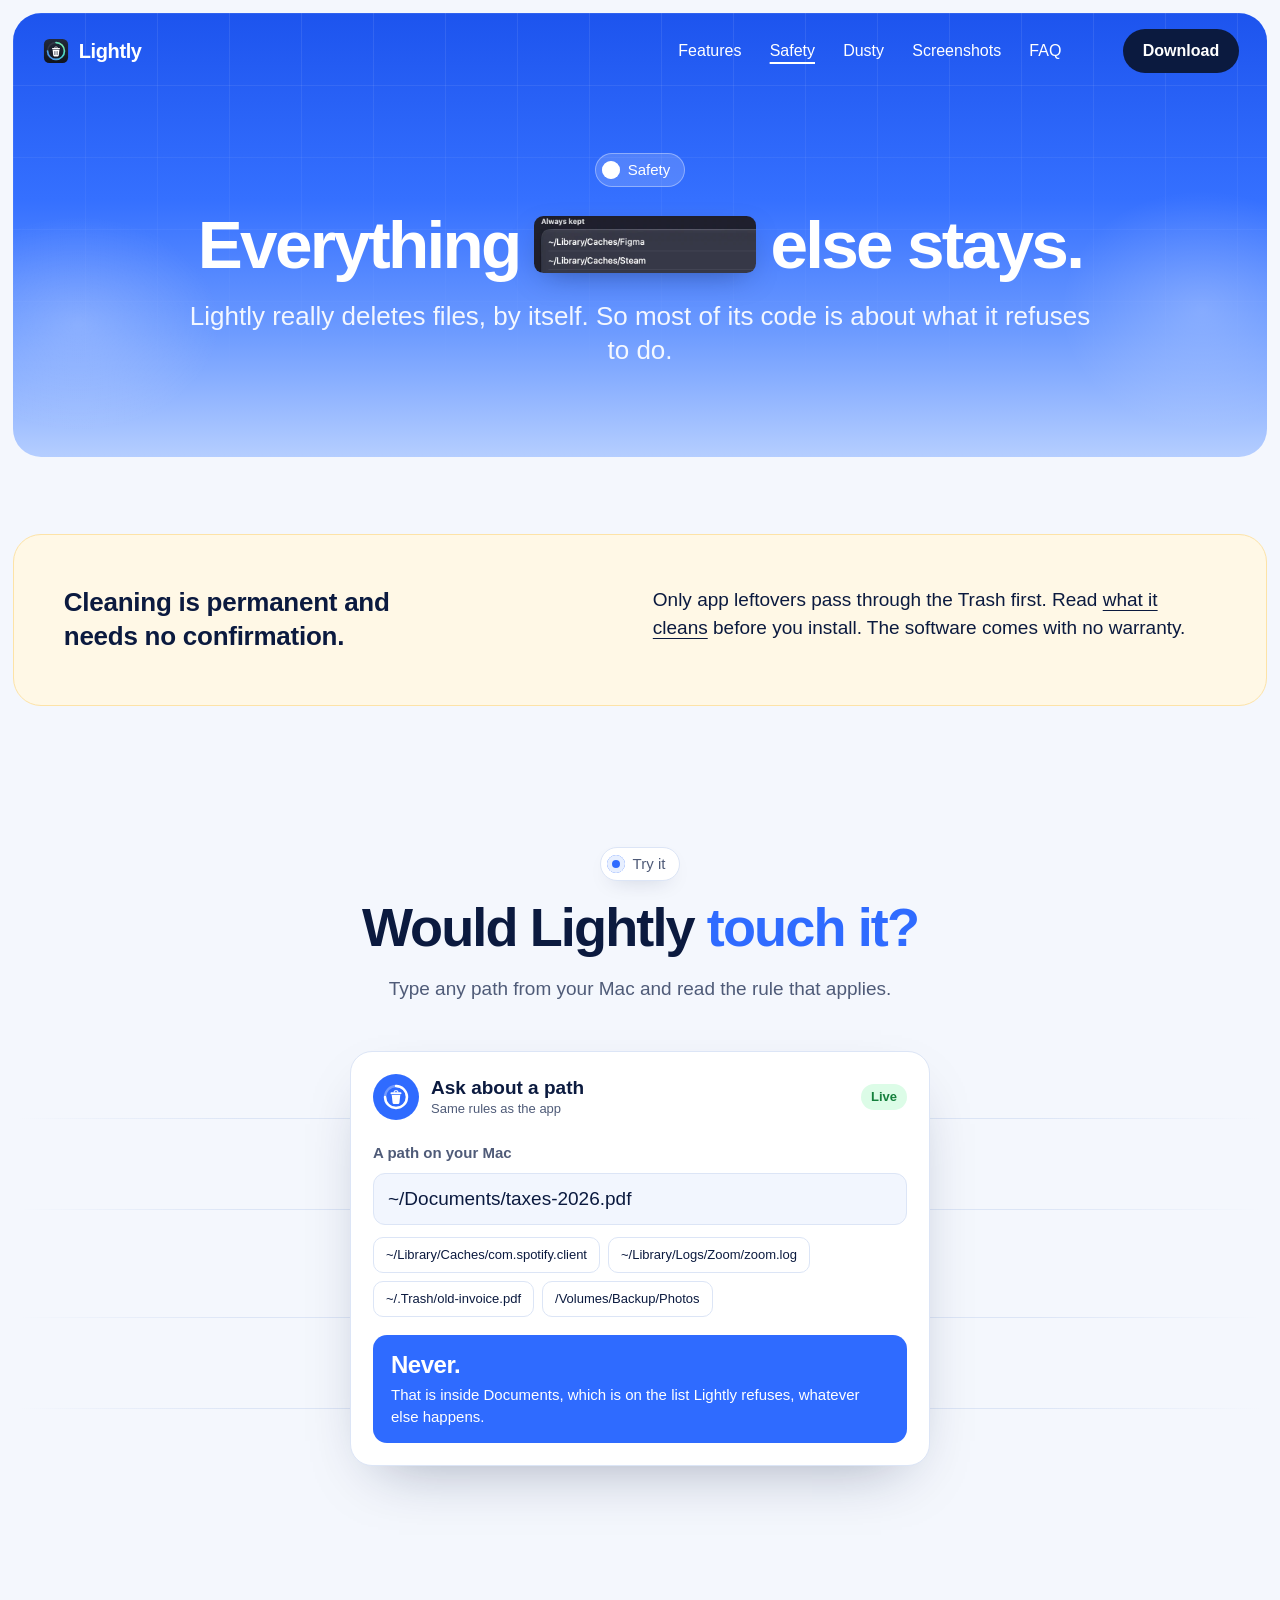
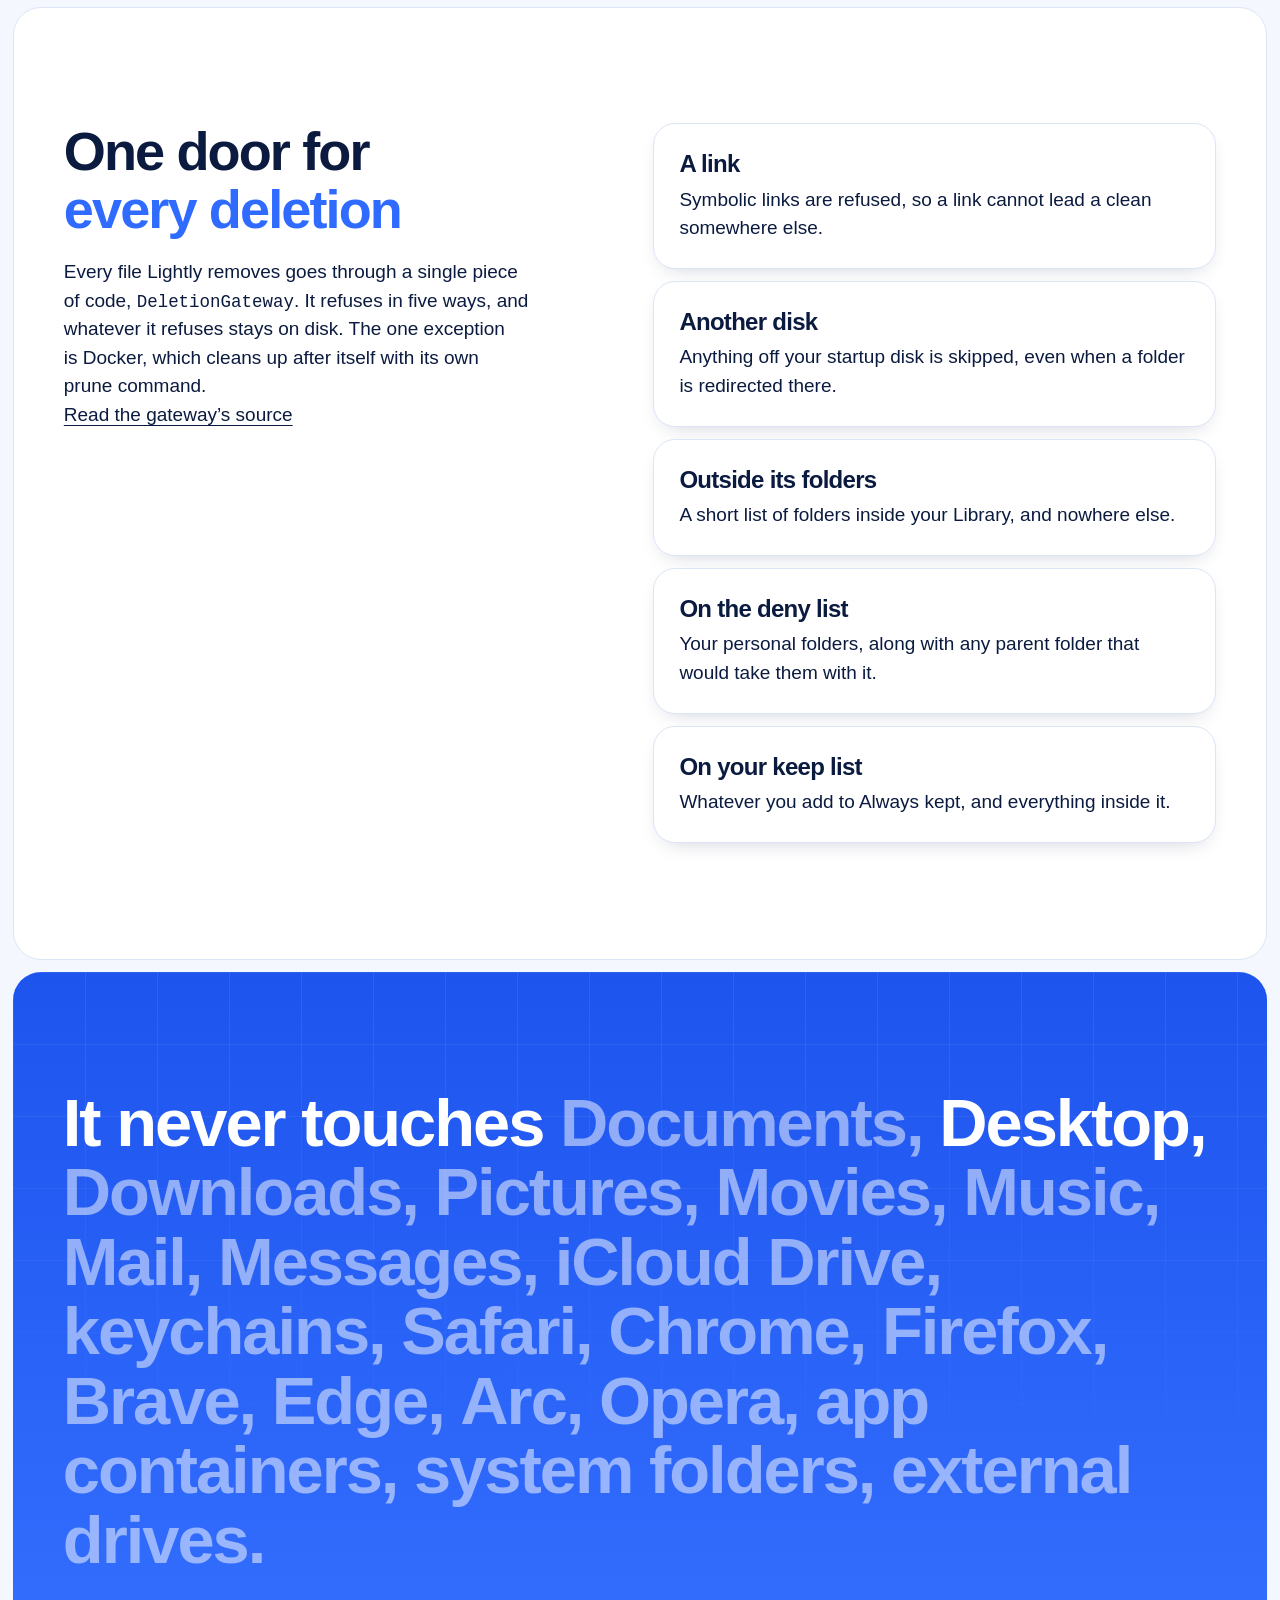
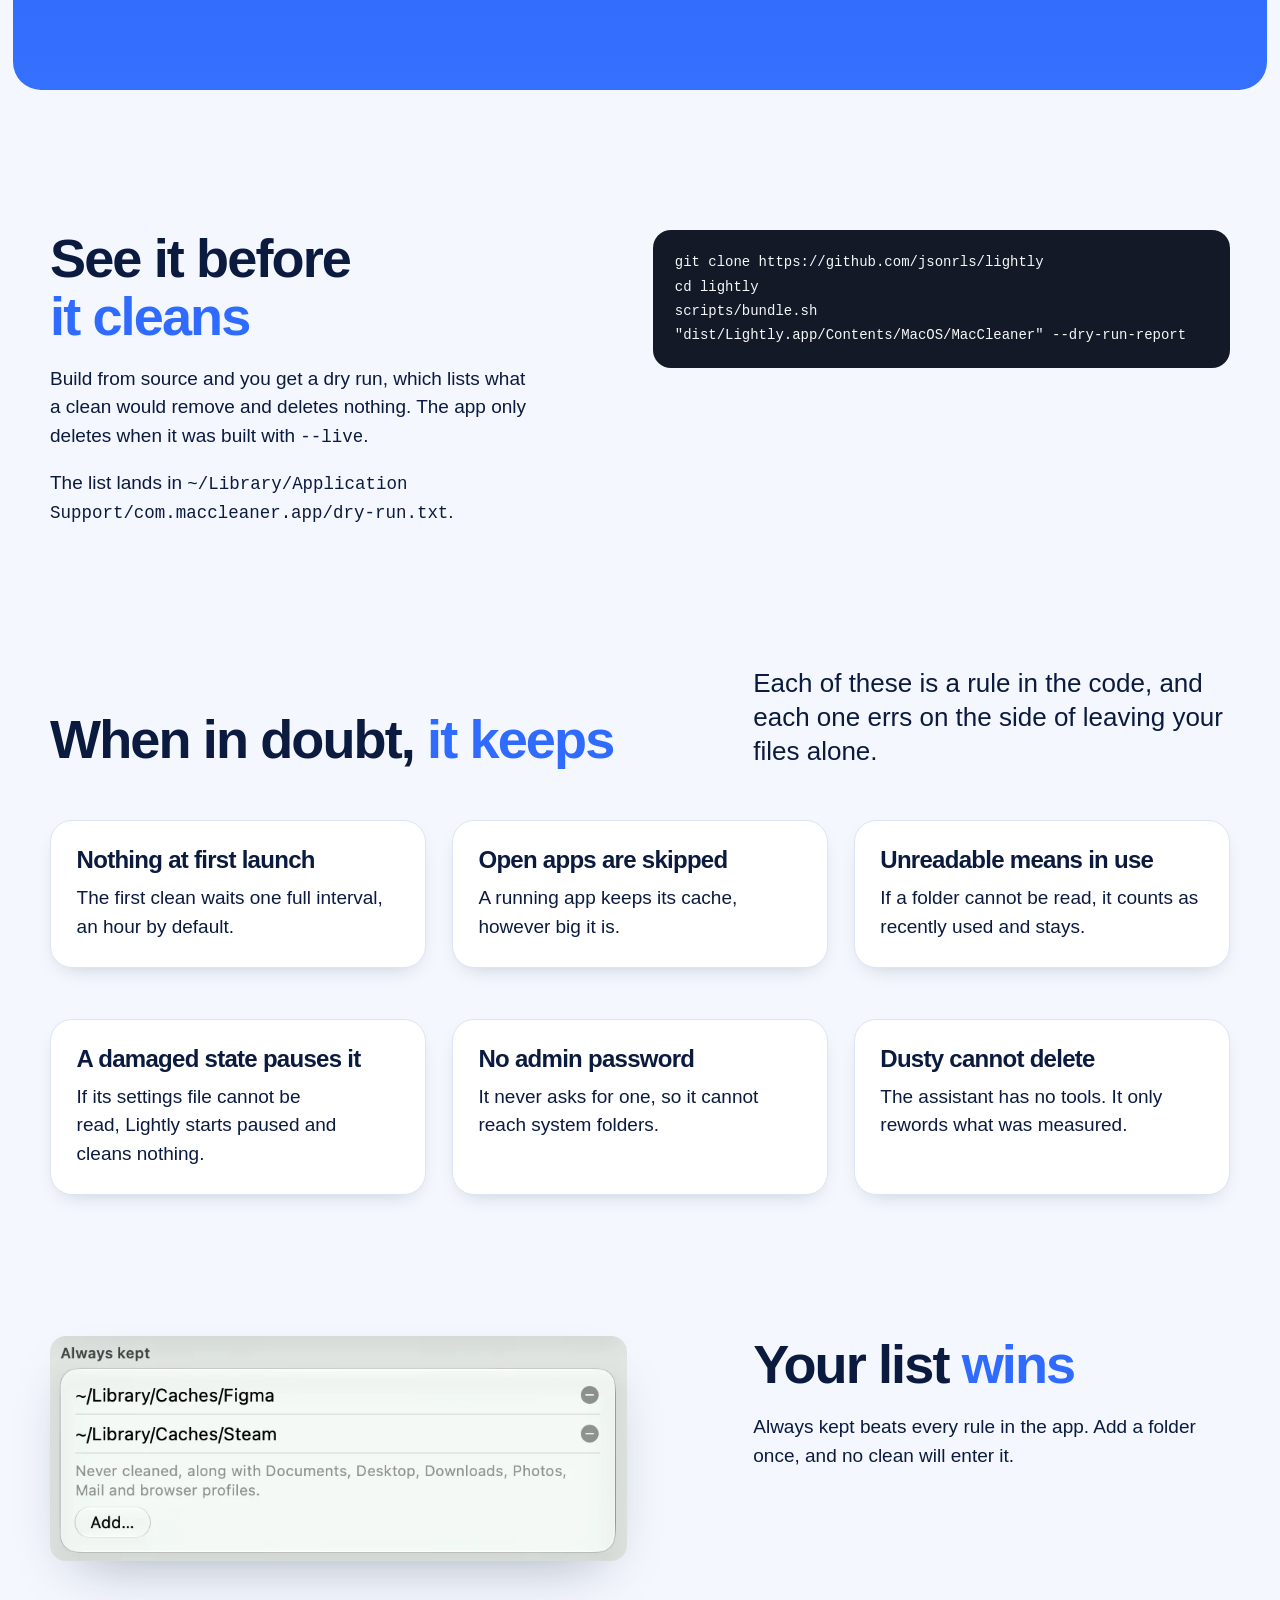
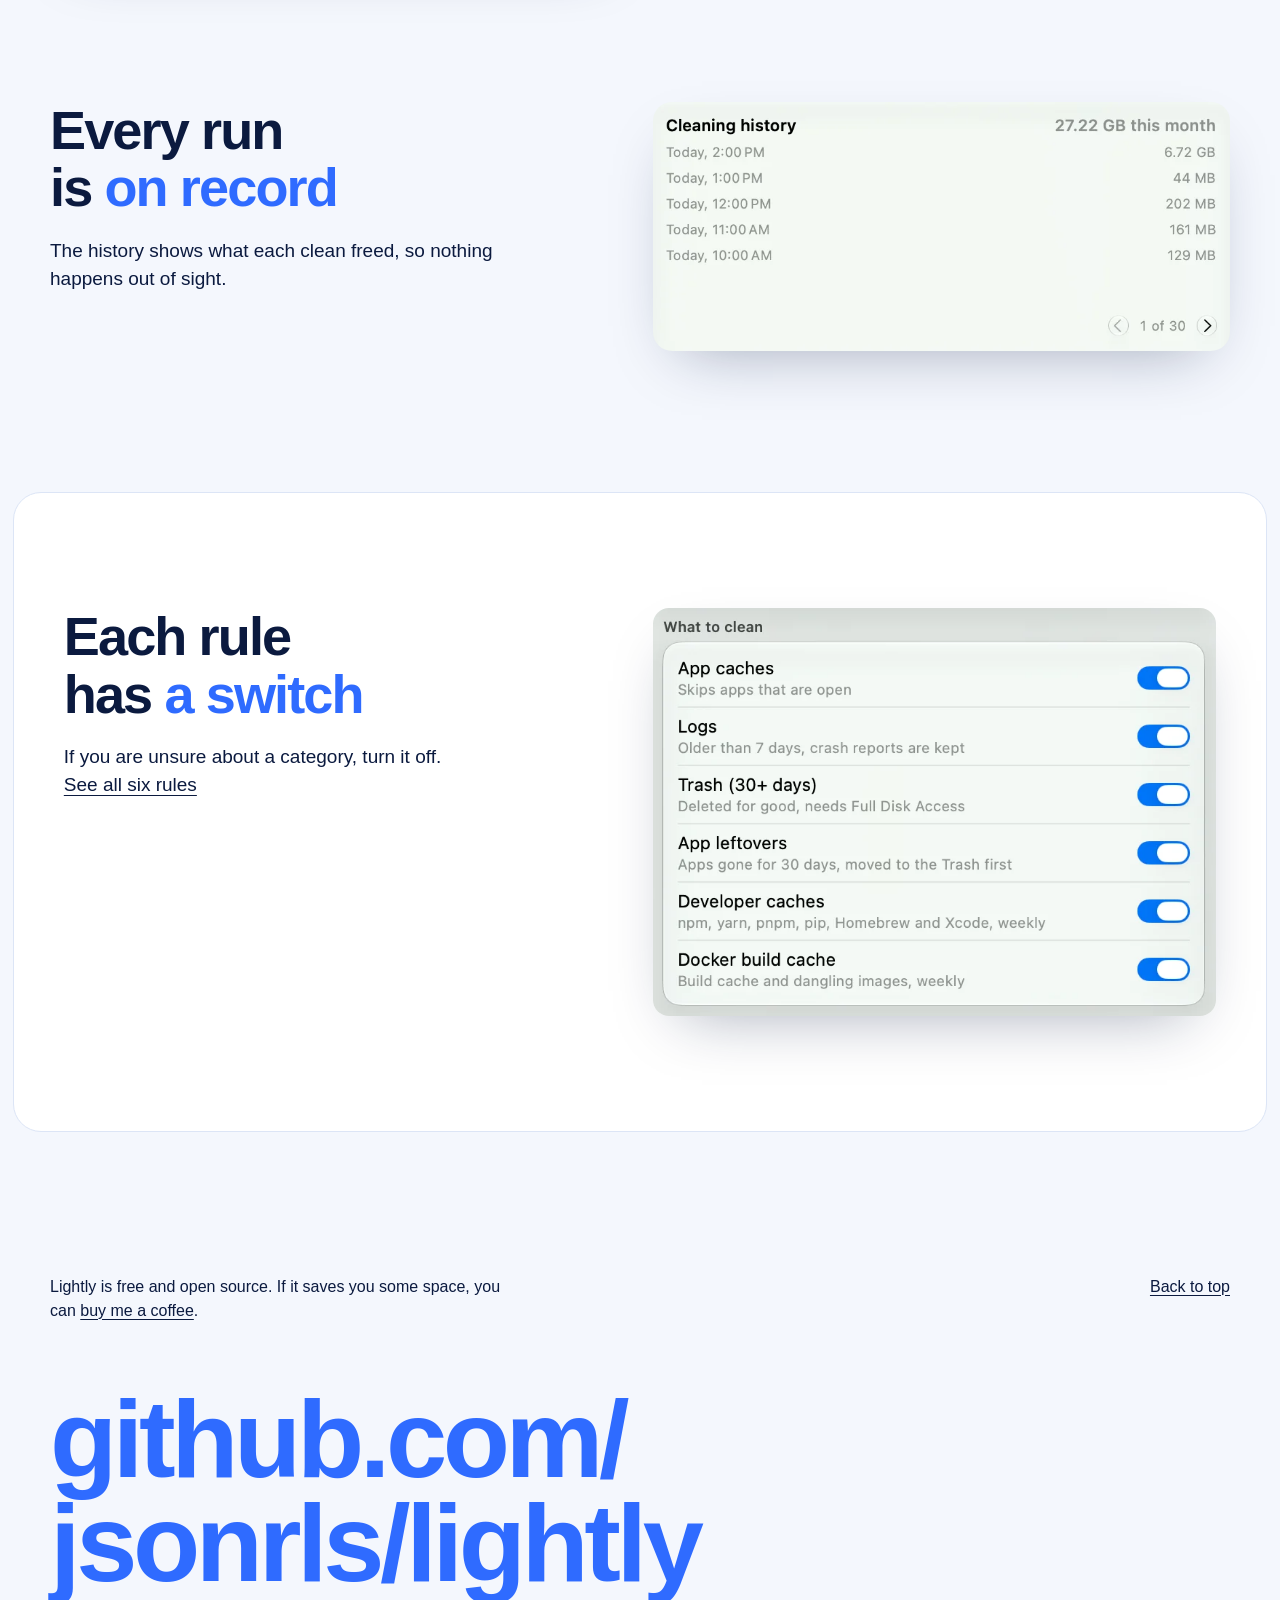
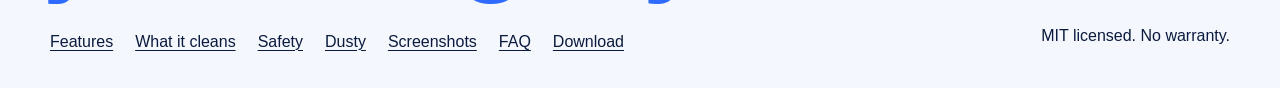
<file: safety.html>
<!doctype html>
<html lang="en">
<head>
<meta charset="utf-8">
<meta name="viewport" content="width=device-width, initial-scale=1">
<title>Safety | Lightly</title>
<meta name="description" content="Lightly deletes for real, so it is built around refusing. See what it never touches, and check any path yourself.">
<meta property="og:title" content="Safety | Lightly">
<meta property="og:description" content="Lightly deletes for real, so it is built around refusing. See what it never touches, and check any path yourself.">
<meta property="og:type" content="website">
<meta name="theme-color" content="#2f6bff">
<link rel="icon" href="assets/icon.svg" type="image/svg+xml">
<link rel="apple-touch-icon" href="assets/icon.png">
<link rel="preconnect" href="https://api.fontshare.com">
<link rel="preconnect" href="https://cdn.fontshare.com" crossorigin>
<link href="https://api.fontshare.com/v2/css?f[]=general-sans@400,500,600,700&display=swap" rel="stylesheet">
<link rel="stylesheet" href="assets/site.css">
<link rel="stylesheet" href="assets/theme.css">
<script>document.documentElement.classList.add('js')</script>
</head>
<body>
<a class="skip" href="#main">Skip to content</a>
<div class="sky">
<header class="bar">
  <a class="mark" href="index.html"><img src="assets/icon.svg" alt="" width="30" height="30">Lightly</a>
  <nav aria-label="Main"><ul><li><a href="features.html">Features</a></li><li><a href="safety.html" aria-current="page">Safety</a></li><li><a href="dusty.html">Dusty</a></li><li><a href="screenshots.html">Screenshots</a></li><li><a href="faq.html">FAQ</a></li></ul></nav>
  <details class="menu"><summary>Menu</summary><ul><li><a href="features.html">Features</a></li><li><a href="cleans.html">What it cleans</a></li><li><a href="safety.html">Safety</a></li><li><a href="dusty.html">Dusty</a></li><li><a href="screenshots.html">Screenshots</a></li><li><a href="faq.html">FAQ</a></li><li><a href="https://www.buymeacoffee.com/jsonrls">Buy me a coffee</a></li></ul></details>
  <div class="bmc"><script type="text/javascript" src="https://cdnjs.buymeacoffee.com/1.0.0/button.prod.min.js" data-name="bmc-button" data-slug="jsonrls" data-color="#FFDD00" data-emoji="☕"  data-font="Poppins" data-text="Buy me a coffee" data-outline-color="#000000" data-font-color="#000000" data-coffee-color="#ffffff" ></script></div>
  <a class="button dark" href="download.html">Download</a>
</header>
<header class="page-head" id="main">
  <p class="pill on-blue"><span class="dot"></span>Safety</p>
  <h1 class="line">Everything <img src="assets/shots/slot-kept.webp" alt="The Always kept list" width="616" height="158" class="slot" fetchpriority="high" decoding="async"> else stays.</h1>
  <p class="lead intro">Lightly really deletes files, by itself. So most of its code is about what it refuses to do.</p>
</header>
</div>
<main>

<section class="warning" style="margin-top:clamp(48px,6vw,88px)">
  <h2 class="lead">Cleaning is permanent and needs no confirmation.</h2>
  <p>Only app leftovers pass through the Trash first. Read <a class="link" href="cleans.html">what it cleans</a> before you install. The software comes with no warranty.</p>
</section>

<section class="section" aria-labelledby="ask-title">
  <div class="center-head" data-rise>
    <p class="pill"><span class="dot"></span>Try it</p>
    <h2 id="ask-title">Would Lightly <em>touch it?</em></h2>
    <p class="sub">Type any path from your Mac and read the rule that applies.</p>
  </div>
  <div class="ask-wrap">
    <div class="wires" aria-hidden="true"><i></i><i></i><i></i><i></i></div>
    <form class="ask card" data-ask>
      <div class="ask-top">
        <span class="glyph big solid"><img src="assets/menubar.svg" alt="" width="18" height="18"></span>
        <p><b>Ask about a path</b><small>Same rules as the app</small></p>
        <span class="tag ok">Live</span>
      </div>
      <label class="field-label" for="ask-path">A path on your Mac</label>
      <input class="ask-input" id="ask-path" value="~/Documents/taxes-2026.pdf" spellcheck="false" autocomplete="off" autocapitalize="off" autocorrect="off">
      <div class="ask-try">
        <button class="chip" type="button">~/Library/Caches/com.spotify.client</button>
        <button class="chip" type="button">~/Library/Logs/Zoom/zoom.log</button>
        <button class="chip" type="button">~/.Trash/old-invoice.pdf</button>
        <button class="chip" type="button">/Volumes/Backup/Photos</button>
      </div>
      <div class="ask-answer" aria-live="polite">
        <p class="ask-word">Never.</p>
        <p class="ask-why">That is inside Documents, which is on the list Lightly refuses, whatever else happens.</p>
      </div>
    </form>
  </div>
</section>

<section class="band tone">
  <div class="pair" data-rise>
    <div class="pair-text">
      <h2>One door for <em>every deletion</em></h2>
      <p>Every file Lightly removes goes through a single piece of code, <code>DeletionGateway</code>. It refuses in five ways, and whatever it refuses stays on disk. The one exception is Docker, which cleans up after itself with its own prune command.</p>
      <a class="link" href="https://github.com/jsonrls/lightly/blob/main/Sources/CleanerCore/DeletionGateway.swift">Read the gateway’s source</a>
    </div>
    <ol class="big-list pair-pic">
      <li><h3>A link</h3><p>Symbolic links are refused, so a link cannot lead a clean somewhere else.</p></li>
      <li><h3>Another disk</h3><p>Anything off your startup disk is skipped, even when a folder is redirected there.</p></li>
      <li><h3>Outside its folders</h3><p>A short list of folders inside your Library, and nowhere else.</p></li>
      <li><h3>On the deny list</h3><p>Your personal folders, along with any parent folder that would take them with it.</p></li>
      <li><h3>On your keep list</h3><p>Whatever you add to Always kept, and everything inside it.</p></li>
    </ol>
  </div>
</section>

<section class="band field" style="margin-top:var(--frame)">
  <div class="names">
    <h2>It never touches </h2>
    <ul>
      <li>Documents, </li><li>Desktop, </li><li>Downloads, </li><li>Pictures, </li><li>Movies, </li><li>Music, </li><li>Mail, </li><li>Messages, </li><li>iCloud Drive, </li><li>keychains, </li><li>Safari, </li><li>Chrome, </li><li>Firefox, </li><li>Brave, </li><li>Edge, </li><li>Arc, </li><li>Opera, </li><li>app containers, </li><li>system folders, </li><li>external drives.</li>
    </ul>
  </div>
</section>

<section class="section">
  <div class="pair" data-rise>
    <div class="pair-text">
      <h2>See it before <em>it cleans</em></h2>
      <p>Build from source and you get a dry run, which lists what a clean would remove and deletes nothing. The app only deletes when it was built with <code>--live</code>.</p>
      <p>The list lands in <code>~/Library/Application Support/com.maccleaner.app/dry-run.txt</code>.</p>
    </div>
    <div class="pair-pic">
<pre><code>git clone https://github.com/jsonrls/lightly
cd lightly
scripts/bundle.sh
"dist/Lightly.app/Contents/MacOS/MacCleaner" --dry-run-report</code></pre>
    </div>
  </div>
</section>

<section class="section">
  <div class="ask-head"><h2>When in doubt, <em>it keeps</em></h2><p class="lead">Each of these is a rule in the code, and each one errs on the side of leaving your files alone.</p></div>
  <ul class="facts">
    <li><h3>Nothing at first launch</h3><p>The first clean waits one full interval, an hour by default.</p></li>
    <li><h3>Open apps are skipped</h3><p>A running app keeps its cache, however big it is.</p></li>
    <li><h3>Unreadable means in use</h3><p>If a folder cannot be read, it counts as recently used and stays.</p></li>
    <li><h3>A damaged state pauses it</h3><p>If its settings file cannot be read, Lightly starts paused and cleans nothing.</p></li>
    <li><h3>No admin password</h3><p>It never asks for one, so it cannot reach system folders.</p></li>
    <li><h3>Dusty cannot delete</h3><p>The assistant has no tools. It only rewords what was measured.</p></li>
  </ul>
</section>

<section class="section">
  <div class="pair flip" data-rise>
    <div class="pair-text">
      <h2>Your list <em>wins</em></h2>
      <p>Always kept beats every rule in the app. Add a folder once, and no clean will enter it.</p>
    </div>
    <img src="assets/shots/kept-light.webp" alt="The Always kept list in Settings" width="774" height="302" class="pair-pic shot tile" loading="lazy" decoding="async">
  </div>
</section>

<section class="section">
  <div class="pair" data-rise>
    <div class="pair-text">
      <h2>Every run is <em>on record</em></h2>
      <p>The history shows what each clean freed, so nothing happens out of sight.</p>
    </div>
    <img src="assets/shots/history-light.webp" alt="Cleaning history with sizes by run" width="849" height="367" class="pair-pic shot tile panel" loading="lazy" decoding="async">
  </div>
</section>

<section class="band tone">
  <div class="pair" data-rise>
    <div class="pair-text">
      <h2>Each rule has <em>a switch</em></h2>
      <p>If you are unsure about a category, turn it off.</p>
      <a class="link" href="cleans.html">See all six rules</a>
    </div>
    <img src="assets/shots/categories-light.webp" alt="Category switches in Settings" width="774" height="560" class="pair-pic shot" loading="lazy" decoding="async">
  </div>
</section>
</main>
<footer class="footer">
  <div class="footer-top">
    <p>Lightly is free and open source. If it saves you some space, you can <a href="https://www.buymeacoffee.com/jsonrls">buy me a coffee</a>.</p>
    <a href="#main">Back to top</a>
  </div>
  <div>
    <a class="footer-big" href="https://github.com/jsonrls/lightly"><span>github.com/<br>jsonrls/lightly</span></a>
    <div class="footer-meta">
      <ul><li><a href="features.html">Features</a></li><li><a href="cleans.html">What it cleans</a></li><li><a href="safety.html">Safety</a></li><li><a href="dusty.html">Dusty</a></li><li><a href="screenshots.html">Screenshots</a></li><li><a href="faq.html">FAQ</a></li><li><a href="download.html">Download</a></li></ul>
      <span>MIT licensed. No warranty.</span>
    </div>
  </div>
</footer>
<script src="assets/site.js" defer></script>
</body>
</html>
</file>
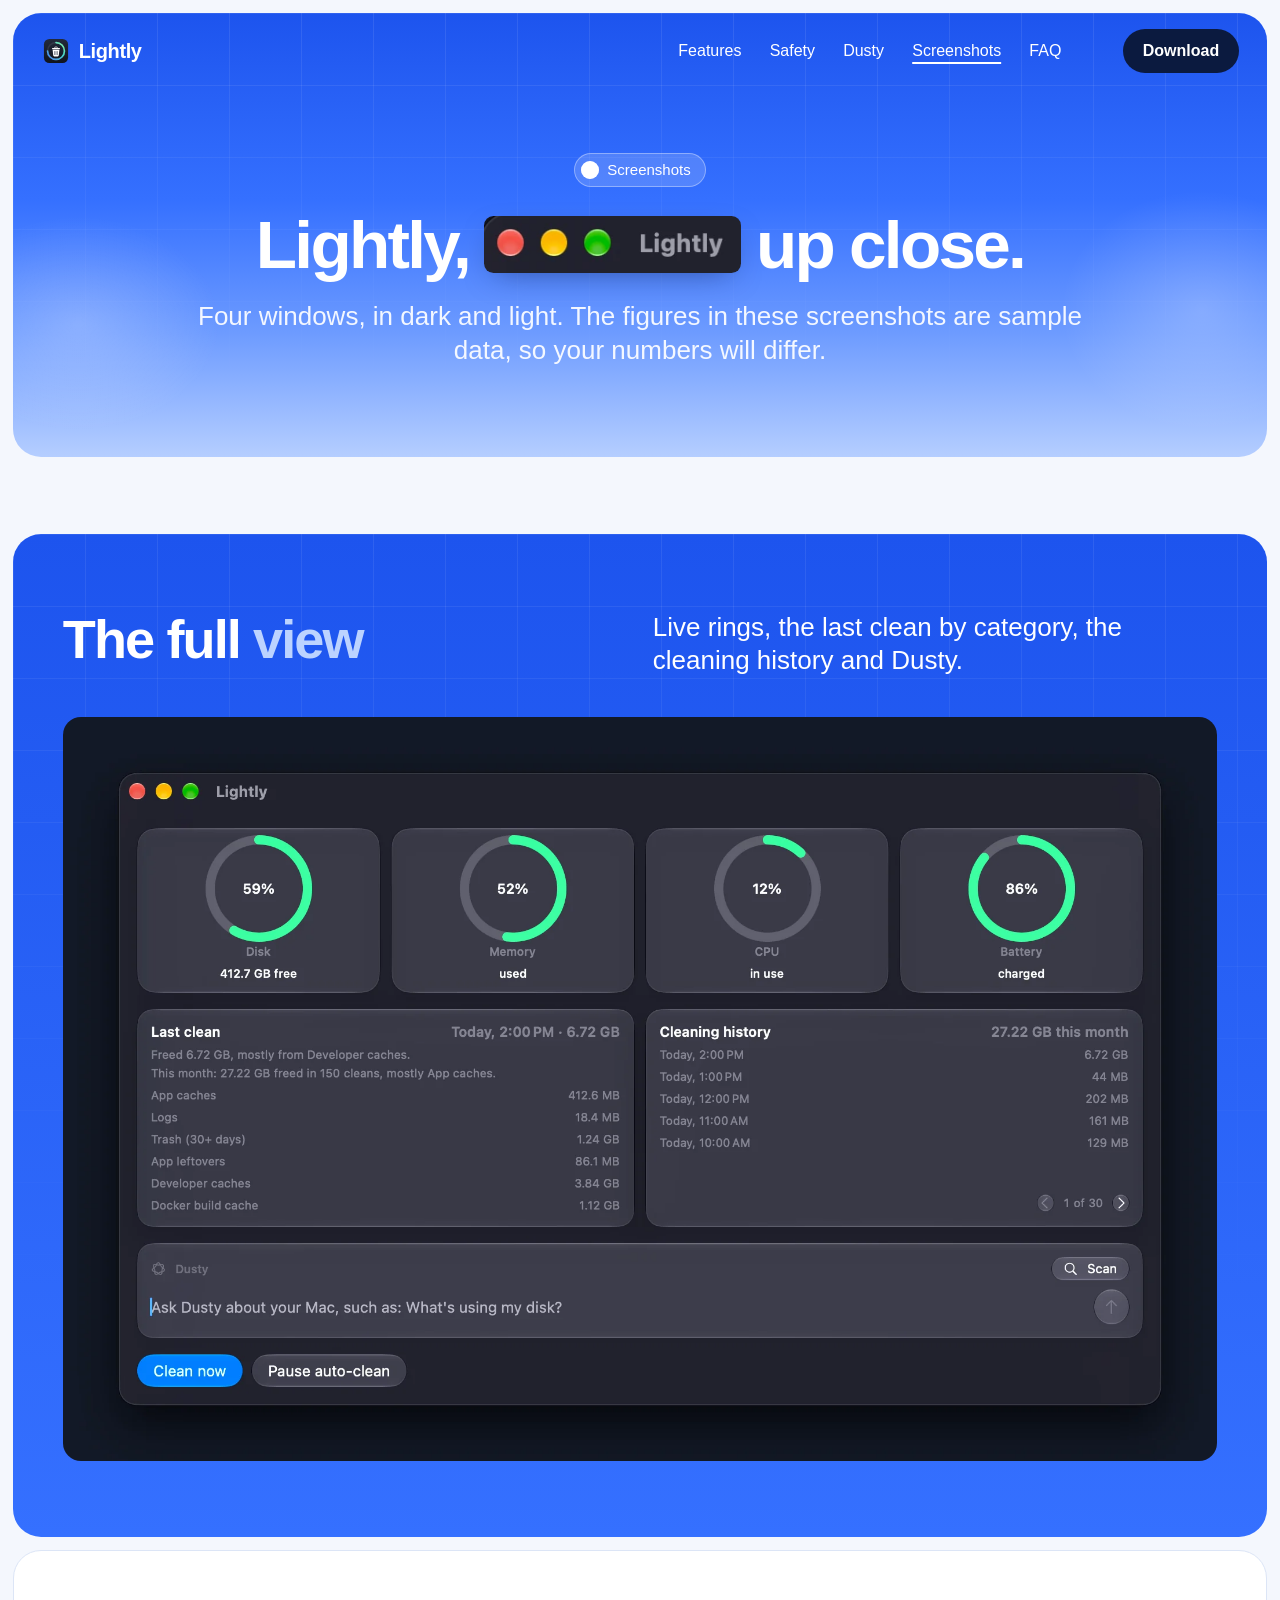
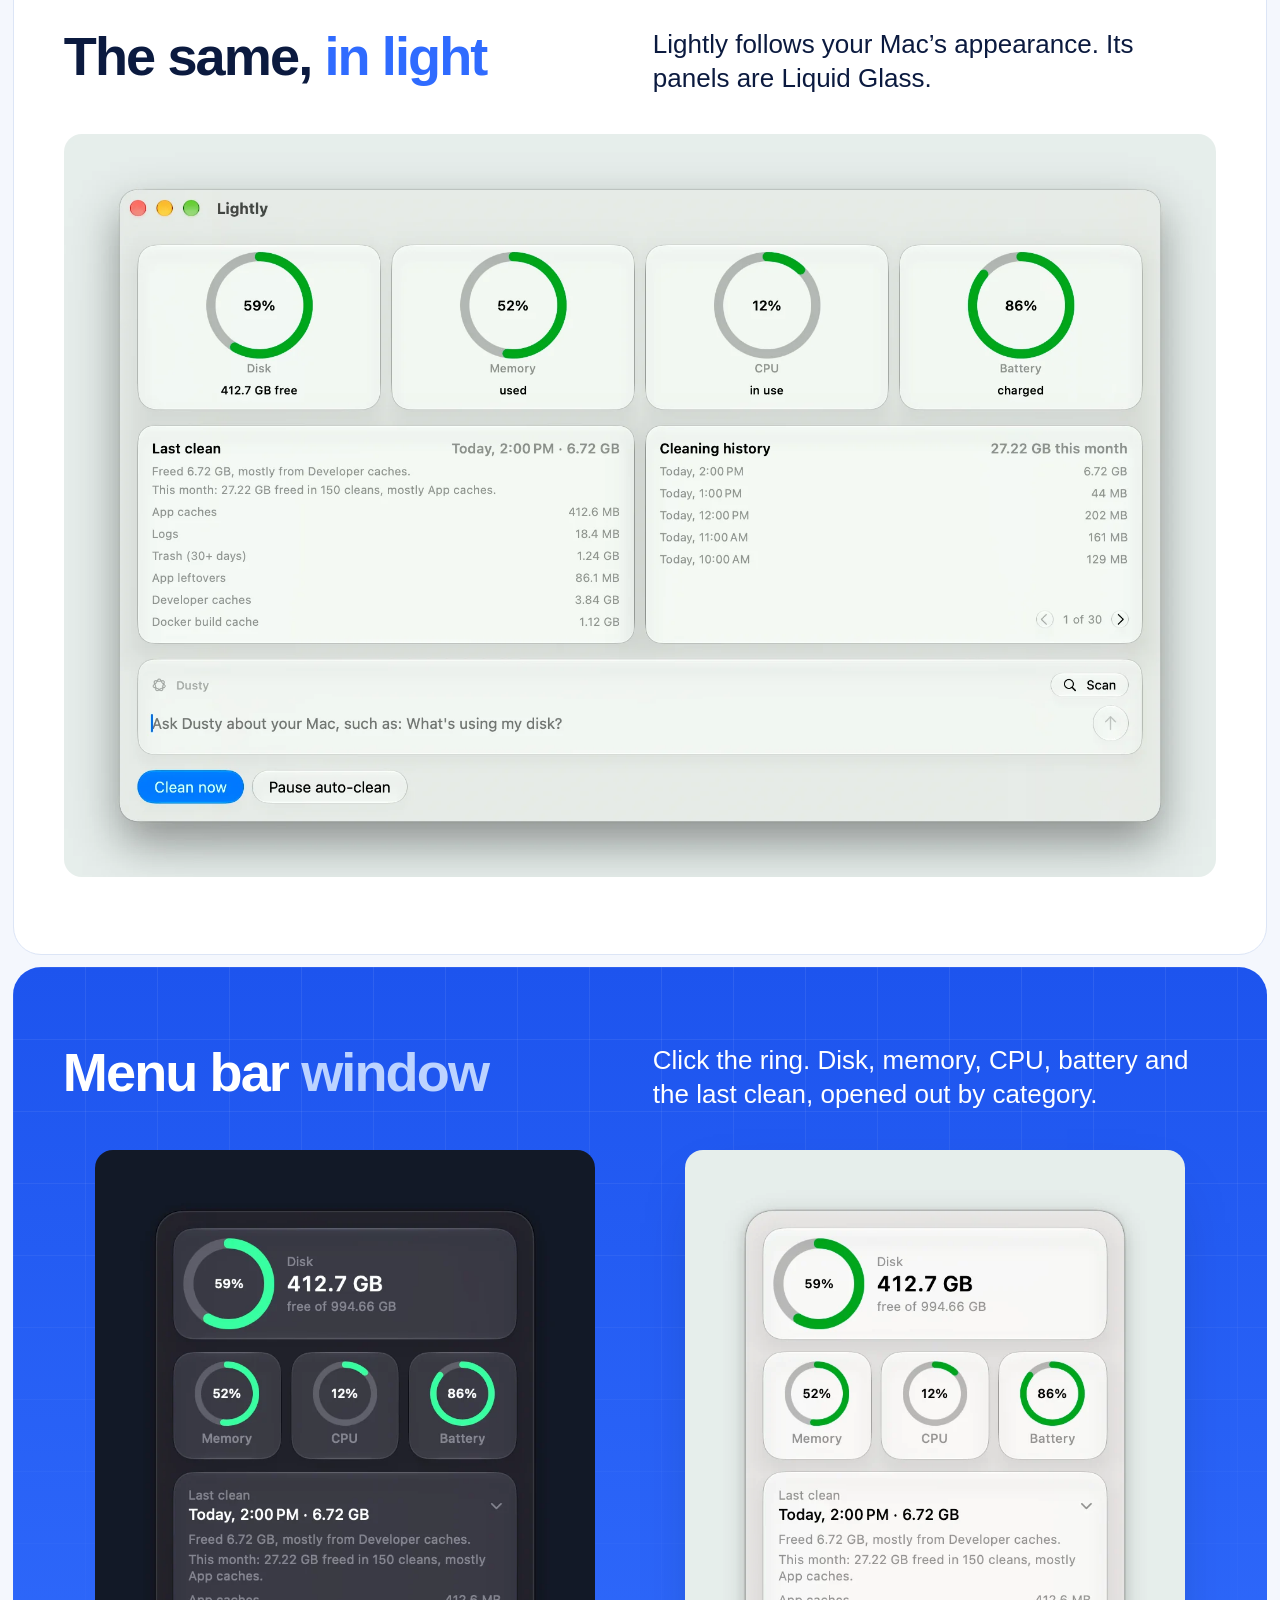
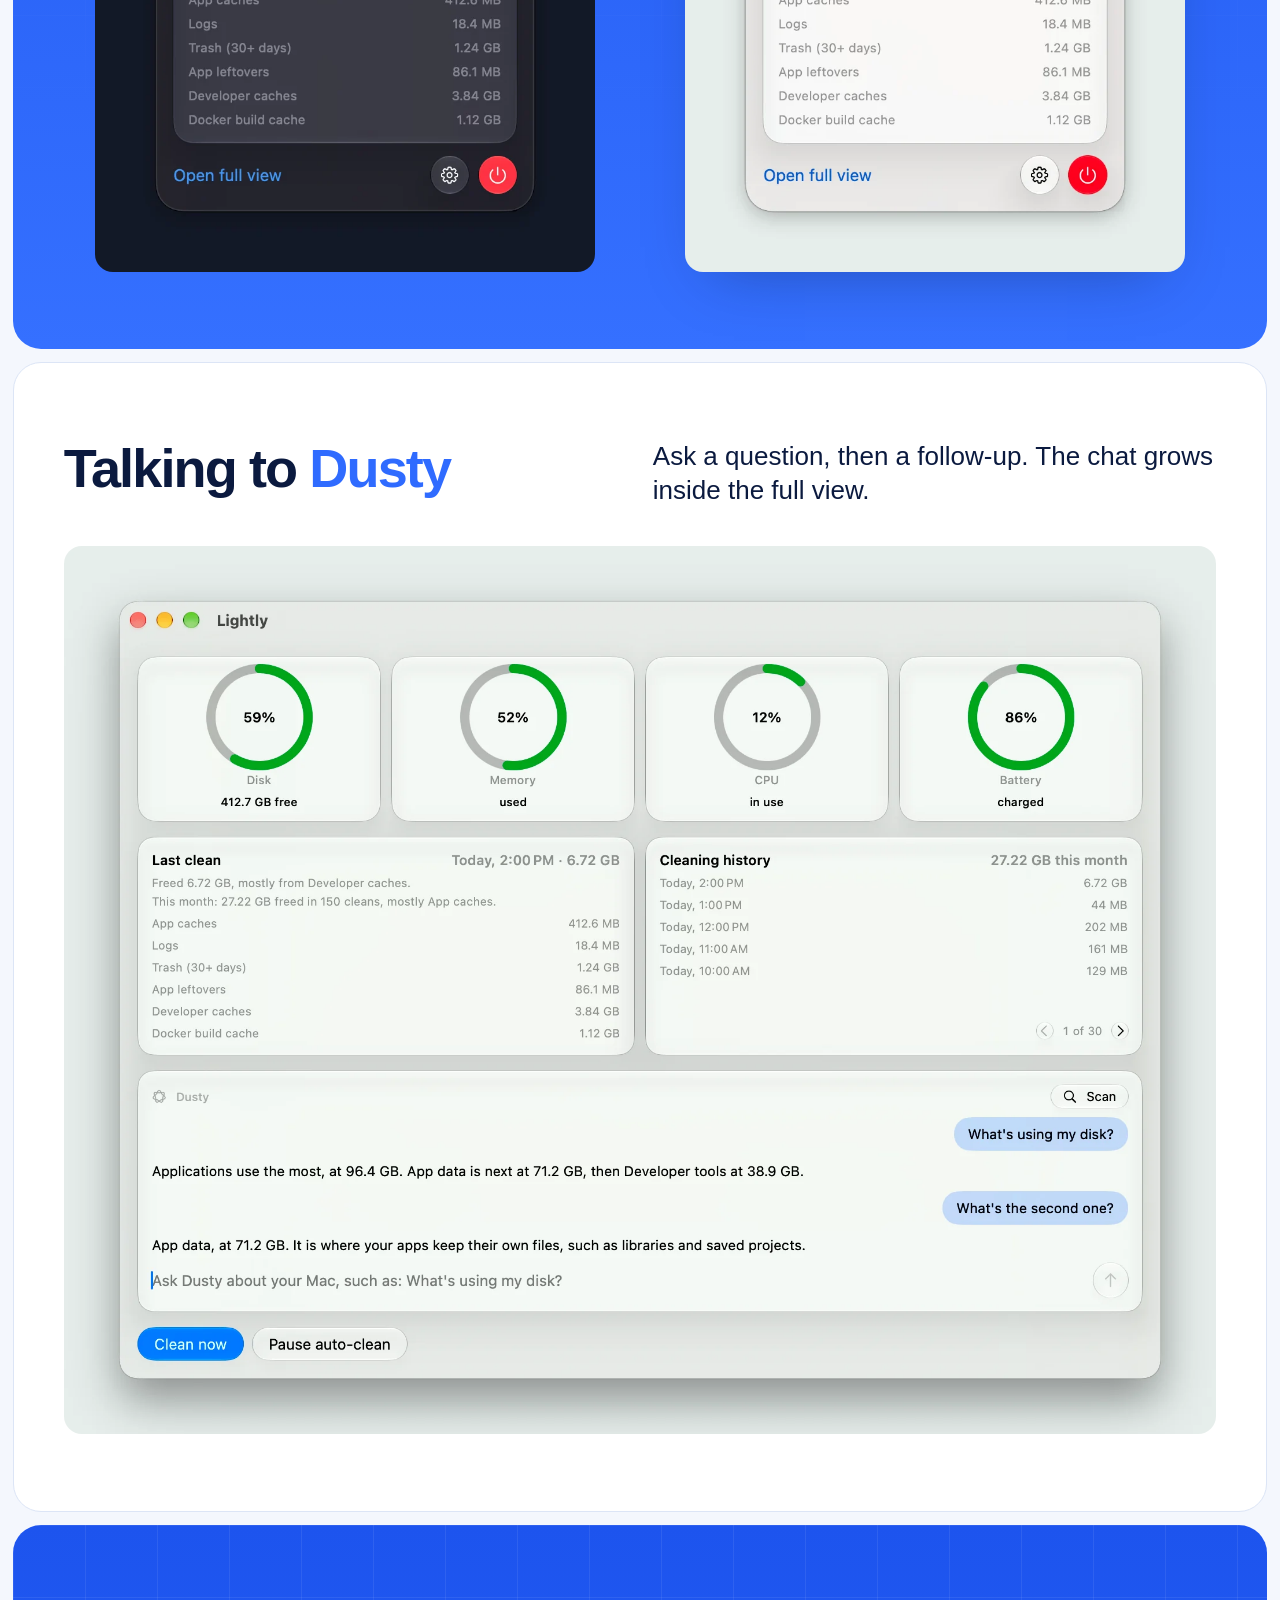
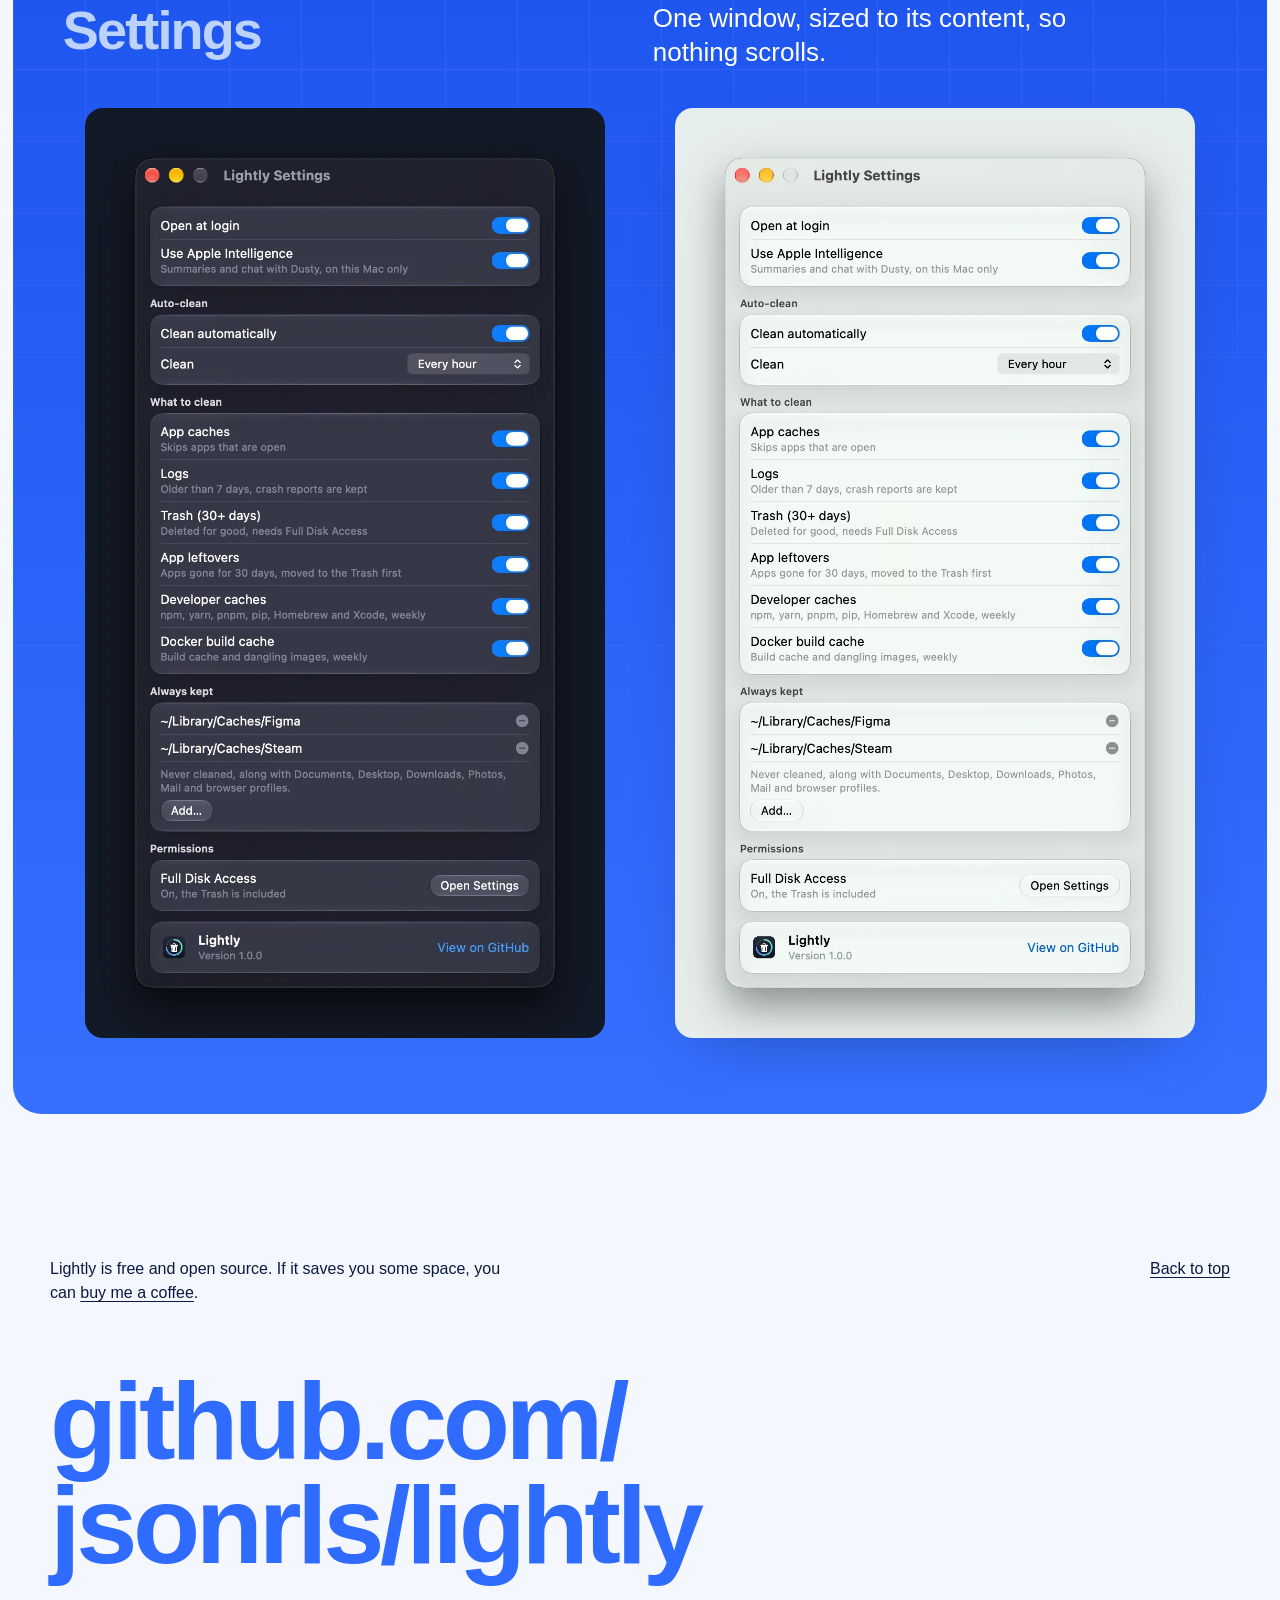
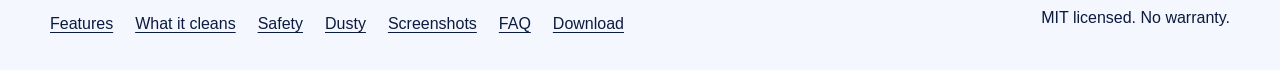
<file: screenshots.html>
<!doctype html>
<html lang="en">
<head>
<meta charset="utf-8">
<meta name="viewport" content="width=device-width, initial-scale=1">
<title>Screenshots | Lightly</title>
<meta name="description" content="Screenshots of Lightly: the menu bar window, the full view, Dusty and Settings, in dark and light mode.">
<meta property="og:title" content="Screenshots | Lightly">
<meta property="og:description" content="Screenshots of Lightly: the menu bar window, the full view, Dusty and Settings, in dark and light mode.">
<meta property="og:type" content="website">
<meta name="theme-color" content="#2f6bff">
<link rel="icon" href="assets/icon.svg" type="image/svg+xml">
<link rel="apple-touch-icon" href="assets/icon.png">
<link rel="preconnect" href="https://api.fontshare.com">
<link rel="preconnect" href="https://cdn.fontshare.com" crossorigin>
<link href="https://api.fontshare.com/v2/css?f[]=general-sans@400,500,600,700&display=swap" rel="stylesheet">
<link rel="stylesheet" href="assets/site.css">
<link rel="stylesheet" href="assets/theme.css">
<script>document.documentElement.classList.add('js')</script>
</head>
<body>
<a class="skip" href="#main">Skip to content</a>
<div class="sky">
<header class="bar">
  <a class="mark" href="index.html"><img src="assets/icon.svg" alt="" width="30" height="30">Lightly</a>
  <nav aria-label="Main"><ul><li><a href="features.html">Features</a></li><li><a href="safety.html">Safety</a></li><li><a href="dusty.html">Dusty</a></li><li><a href="screenshots.html" aria-current="page">Screenshots</a></li><li><a href="faq.html">FAQ</a></li></ul></nav>
  <details class="menu"><summary>Menu</summary><ul><li><a href="features.html">Features</a></li><li><a href="cleans.html">What it cleans</a></li><li><a href="safety.html">Safety</a></li><li><a href="dusty.html">Dusty</a></li><li><a href="screenshots.html">Screenshots</a></li><li><a href="faq.html">FAQ</a></li><li><a href="https://www.buymeacoffee.com/jsonrls">Buy me a coffee</a></li></ul></details>
  <div class="bmc"><script type="text/javascript" src="https://cdnjs.buymeacoffee.com/1.0.0/button.prod.min.js" data-name="bmc-button" data-slug="jsonrls" data-color="#FFDD00" data-emoji="☕"  data-font="Poppins" data-text="Buy me a coffee" data-outline-color="#000000" data-font-color="#000000" data-coffee-color="#ffffff" ></script></div>
  <a class="button dark" href="download.html">Download</a>
</header>
<header class="page-head" id="main">
  <p class="pill on-blue"><span class="dot"></span>Screenshots</p>
  <h1 class="line">Lightly, <img src="assets/shots/slot-lights.webp" alt="The title bar of the Lightly window" width="272" height="60" class="slot" fetchpriority="high" decoding="async"> up close.</h1>
  <p class="lead intro">Four windows, in dark and light. The figures in these screenshots are sample data, so your numbers will differ.</p>
</header>
</div>
<main>

<figure class="plate field" style="margin-top:clamp(48px,6vw,88px)">
  <figcaption><h2>The full <em>view</em></h2><p class="lead">Live rings, the last clean by category, the cleaning history and Dusty.</p></figcaption>
  <img src="assets/shots/full-dark.webp" alt="The full view in dark mode" width="1992" height="1284" class="full-shot" style="max-width:1280px" loading="lazy" decoding="async">
</figure>
<figure class="plate tone">
  <figcaption><h2>The same, <em>in light</em></h2><p class="lead">Lightly follows your Mac’s appearance. Its panels are Liquid Glass.</p></figcaption>
  <img src="assets/shots/full-light.webp" alt="The full view in light mode" width="1992" height="1284" class="full-shot" style="max-width:1280px" loading="lazy" decoding="async">
</figure>
<figure class="plate field">
  <figcaption><h2>Menu bar <em>window</em></h2><p class="lead">Click the ring. Disk, memory, CPU, battery and the last clean, opened out by category.</p></figcaption>
  <div class="plate-pair"><img src="assets/shots/popover-dark.webp" alt="The menu bar window in dark mode" width="792" height="1144" style="max-width:min(100%,500px)" loading="lazy" decoding="async"><img src="assets/shots/popover-light.webp" alt="The menu bar window in light mode" width="792" height="1144" class="shot" style="max-width:min(100%,500px)" loading="lazy" decoding="async"></div>
</figure>
<figure class="plate tone">
  <figcaption><h2>Talking to <em>Dusty</em></h2><p class="lead">Ask a question, then a follow-up. The chat grows inside the full view.</p></figcaption>
  <img src="assets/shots/chat-light.webp" alt="A chat with Dusty in light mode" width="1992" height="1536" class="full-shot" style="max-width:1280px" loading="lazy" decoding="async">
</figure>
<figure class="plate field">
  <figcaption><h2><em>Settings</em></h2><p class="lead">One window, sized to its content, so nothing scrolls.</p></figcaption>
  <div class="plate-pair"><img src="assets/shots/settings-dark.webp" alt="Settings in dark mode" width="992" height="1774" style="max-width:min(100%,520px)" loading="lazy" decoding="async"><img src="assets/shots/settings-light.webp" alt="Settings in light mode" width="992" height="1774" class="shot" style="max-width:min(100%,520px)" loading="lazy" decoding="async"></div>
</figure>
</main>
<footer class="footer">
  <div class="footer-top">
    <p>Lightly is free and open source. If it saves you some space, you can <a href="https://www.buymeacoffee.com/jsonrls">buy me a coffee</a>.</p>
    <a href="#main">Back to top</a>
  </div>
  <div>
    <a class="footer-big" href="https://github.com/jsonrls/lightly"><span>github.com/<br>jsonrls/lightly</span></a>
    <div class="footer-meta">
      <ul><li><a href="features.html">Features</a></li><li><a href="cleans.html">What it cleans</a></li><li><a href="safety.html">Safety</a></li><li><a href="dusty.html">Dusty</a></li><li><a href="screenshots.html">Screenshots</a></li><li><a href="faq.html">FAQ</a></li><li><a href="download.html">Download</a></li></ul>
      <span>MIT licensed. No warranty.</span>
    </div>
  </div>
</footer>
<script src="assets/site.js" defer></script>
</body>
</html>
</file>
<file: assets/site.css>
:root {
  --bg: #f6f8f8;
  --surface: #e6edeb;
  --ink: #131927;
  --muted: #3f4b59;
  --accent: #46d6c8;
  --accent-strong: #2fc4b5;
  --accent-ink: #131927;
  --field: #131927;
  --field-ink: #f6f8f8;
  --field-muted: #b7c3cb;
  --warn: #ffd166;

  --m: clamp(16px, 2.4vw, 32px);
  --gap: clamp(112px, 13vw, 192px);
  --radius: 16px;

  --step-small: clamp(0.8125rem, 0.79rem + 0.1vw, 0.875rem);
  --step-body: clamp(1.0625rem, 1rem + 0.25vw, 1.1875rem);
  --step-lead: clamp(1.25rem, 1.1rem + 0.7vw, 1.625rem);
  --step-sub: clamp(1.75rem, 3vw, 3rem);
  --step-head: clamp(2.25rem, 1.3rem + 3.6vw, 4.5rem);
  --step-display: clamp(3.25rem, 10.5vw, 10.5rem);

  --ease-out: cubic-bezier(0.22, 1, 0.36, 1);
  --ease-in-out: cubic-bezier(0.65, 0, 0.35, 1);
}

*, *::before, *::after { box-sizing: border-box; }
html { -webkit-text-size-adjust: 100%; scroll-behavior: smooth; }
body {
  margin: 0;
  background: var(--bg);
  color: var(--ink);
  font-family: "General Sans", ui-sans-serif, -apple-system, "Helvetica Neue", Arial, sans-serif;
  font-size: var(--step-body);
  line-height: 1.5;
  -webkit-font-smoothing: antialiased;
  overflow-x: clip;
}
img { display: block; max-width: 100%; height: auto; }
h1, h2, h3, p, ol, ul, dl, dd, figure, pre { margin: 0; padding: 0; }
ol, ul { list-style: none; }
p { text-wrap: pretty; }
a { color: inherit; text-underline-offset: 0.2em; text-decoration-thickness: 0.07em; }
button, input { font: inherit; color: inherit; }
::selection { background: var(--accent); color: var(--accent-ink); }
:focus-visible { outline: 3px solid var(--accent-strong); outline-offset: 3px; border-radius: 4px; }
.field :focus-visible, .footer :focus-visible { outline-color: currentColor; }

.sr { position: absolute; width: 1px; height: 1px; overflow: hidden; clip-path: inset(50%); white-space: nowrap; }
.skip { position: absolute; left: var(--m); top: -80px; background: var(--ink); color: var(--bg); padding: 12px 20px; border-radius: 999px; z-index: 10; }
.skip:focus { top: 12px; }

h1, h2, h3 { font-weight: 700; letter-spacing: -0.02em; text-wrap: balance; }
h1 { font-size: var(--step-display); line-height: 0.95; letter-spacing: -0.04em; }
h2 { font-size: var(--step-head); line-height: 1; letter-spacing: -0.03em; }
h3 { font-size: var(--step-lead); line-height: 1.15; }
.lead { font-size: var(--step-lead); line-height: 1.3; }
.small { font-size: var(--step-small); }
.quiet { color: var(--muted); }
code { font-family: ui-monospace, SFMono-Regular, Menlo, monospace; font-size: 0.92em; overflow-wrap: anywhere; }
.num { font-variant-numeric: tabular-nums; }

/* Page frame */
.section { padding-inline: var(--m); margin-top: var(--gap); }
.field { background: var(--field); color: var(--field-ink); }
.field .quiet { color: var(--field-muted); }
.tone { background: var(--surface); }
.band { margin-top: var(--gap); padding: clamp(72px, 9vw, 136px) var(--m); }
.measure { max-width: 34em; }
.shot { border-radius: var(--radius); }
.tile { background: var(--surface); }
.shot.panel { border-radius: 3.3% / 7.6%; }
.shot.panel-wide { border-radius: 1.6% / 6.8%; }

/* Buttons */
.button {
  display: inline-flex; align-items: center; justify-content: center;
  min-height: 52px; padding: 0 28px;
  border: 0; border-radius: 999px;
  background: var(--accent); color: var(--accent-ink);
  font-weight: 600; text-decoration: none; white-space: nowrap; cursor: pointer;
  transition: transform 140ms var(--ease-out), background-color 180ms ease;
}
.button:active { transform: scale(0.97); }
.link { font-weight: 500; text-decoration: underline; text-decoration-color: currentColor; transition: text-decoration-color 180ms ease, opacity 180ms ease; }
@media (hover: hover) and (pointer: fine) {
  .button:hover { background: var(--accent-strong); }
  .link:hover { text-decoration-color: transparent; }
}

/* Navigation */
.bar { display: flex; align-items: center; gap: clamp(16px, 2.4vw, 36px); padding: 14px var(--m); font-size: 1rem; }
.mark { display: inline-flex; align-items: center; gap: 8px; font-weight: 700; font-size: 1.25rem; letter-spacing: -0.02em; text-decoration: none; margin-right: auto; }
.mark img { width: 30px; height: 30px; }
.bar nav ul { display: flex; gap: clamp(16px, 2.2vw, 32px); }
.bar nav a { text-decoration: none; font-weight: 500; padding: 8px 0; transition: opacity 180ms ease; }
.bar nav a[aria-current="page"] { text-decoration: underline; text-decoration-thickness: 2px; text-underline-offset: 0.35em; }
.bar .button { min-height: 44px; padding: 0 20px; font-size: 1rem; }
.menu { display: none; }
@media (hover: hover) and (pointer: fine) { .bar nav a:hover { opacity: 0.6; } }

/* Headline with a piece of the app set into it */
.line { display: flex; flex-wrap: wrap; align-items: center; column-gap: 0.22em; row-gap: 0.06em; }
.slot { height: 0.84em; width: auto; border-radius: 0.14em; flex: none; }
.page-head { padding: clamp(40px, 6vw, 88px) var(--m) 0; }
.page-head h1 { font-size: clamp(3rem, 8.6vw, 8.75rem); }
.page-head .intro { margin-top: clamp(28px, 3.4vw, 48px); max-width: 36em; }

/* The path checker */
.ask-head { display: grid; grid-template-columns: repeat(12, minmax(0, 1fr)); column-gap: clamp(16px, 2vw, 32px); align-items: end; }
.ask-head h2 { grid-column: 1 / span 7; }
.ask-head p { grid-column: 8 / -1; }
.ask-input {
  display: block; width: 100%; margin-top: clamp(28px, 4vw, 56px); padding: 0.12em 0;
  border: 0; border-radius: 0; background: none; outline-offset: 6px;
  font-size: clamp(1.75rem, 5.6vw, 5.5rem); font-weight: 700; letter-spacing: -0.03em; line-height: 1.1;
  caret-color: var(--accent-strong);
}
.ask-answer { display: grid; grid-template-columns: repeat(12, minmax(0, 1fr)); column-gap: clamp(16px, 2vw, 32px); margin-top: clamp(24px, 3vw, 44px); align-items: start; }
.ask-word { grid-column: 1 / span 5; font-size: var(--step-head); font-weight: 700; letter-spacing: -0.03em; line-height: 1; }
.ask-why { grid-column: 6 / -1; font-size: var(--step-lead); line-height: 1.3; max-width: 30em; }
.ask-try { display: flex; flex-wrap: wrap; gap: 10px; margin-top: clamp(28px, 3.4vw, 48px); }
.chip { min-height: 44px; padding: 0 18px; border: 0; border-radius: 999px; background: var(--surface); cursor: pointer; font-weight: 500; transition: transform 140ms var(--ease-out), background-color 180ms ease; overflow-wrap: anywhere; }
.chip:active { transform: scale(0.97); }
.chip[aria-pressed="true"] { background: var(--ink); color: var(--bg); }
.tone .chip { background: var(--bg); }
.tone .chip[aria-pressed="true"] { background: var(--ink); color: var(--bg); }
@media (hover: hover) and (pointer: fine) { .chip:not([aria-pressed="true"]):hover { background: var(--accent); } }

/* Rows hung from one axis */
.axis-head { min-height: 36svh; display: flex; align-items: center; margin-left: calc((100% + 32px) / 12 * 4); }
.axis-row { display: grid; grid-template-columns: repeat(12, minmax(0, 1fr)); column-gap: clamp(16px, 2vw, 32px); align-items: start; }
.axis-row + .axis-row { margin-top: clamp(80px, 9vw, 120px); }
.axis-text { grid-column: 5 / span 4; }
.axis-text h3 { font-size: var(--step-sub); line-height: 1.02; letter-spacing: -0.03em; }
.axis-text p { margin-top: 14px; }
.axis-text .link { display: inline-block; margin-top: 14px; }
.axis-pic { grid-column: 9 / -1; justify-self: end; }
.axis-pic.wide { width: 100%; }
.axis-pic.mid { width: 82%; }
.axis-pic.narrow { width: 62%; }
.axis-side { grid-column: 1 / span 4; }
.axis-wide { grid-column: 5 / -1; }

/* Names as one sentence */
.names { font-size: var(--step-head); font-weight: 700; line-height: 1.04; letter-spacing: -0.03em; }
.names h2 { display: inline; font: inherit; letter-spacing: inherit; }
.names ul { display: inline; }
.names li { display: inline; color: #6c7988; transition: color 400ms ease; }
.names li.lit { color: var(--ink); }
.field .names li { color: #8a97ab; }
.field .names li.lit { color: var(--field-ink); }

/* Questions */
.faq-list { margin-top: clamp(40px, 5vw, 80px); margin-left: calc((100% + 32px) / 12 * 4); }
.faq-list details { margin-left: -24px; padding: 14px 24px; border-radius: var(--radius); transition: background-color 200ms ease; }
.faq-list details + details { margin-top: 12px; }
.faq-list details[open] { background: var(--surface); }
.tone .faq-list details[open] { background: var(--bg); }
.faq-list summary { display: flex; align-items: center; justify-content: space-between; gap: 24px; min-height: 44px; font-size: var(--step-lead); line-height: 1.25; cursor: pointer; list-style: none; }
.faq-list summary::-webkit-details-marker { display: none; }
.faq-list summary::after { content: ""; flex: none; width: 12px; height: 12px; margin-right: 4px; border-right: 2px solid currentColor; border-bottom: 2px solid currentColor; transform: translateY(-3px) rotate(45deg); transition: transform 200ms var(--ease-out); }
.faq-list details[open] summary::after { transform: translateY(3px) rotate(225deg); }
.faq-list .answer { padding: 8px 0 12px; max-width: 48ch; }
.faq-list .answer > * + * { margin-top: 0.8em; }
.faq-more { margin-top: 32px; margin-left: calc((100% + 32px) / 12 * 4); }
.faq-split { display: grid; grid-template-columns: repeat(12, minmax(0, 1fr)); column-gap: clamp(16px, 2vw, 32px); margin-top: clamp(32px, 4vw, 56px); align-items: start; }
.faq-pic { grid-column: 1 / span 4; background: var(--surface); }
.faq-split .faq-list { grid-column: 5 / -1; margin: 0; }

.footer { min-height: 70svh; padding: 40px var(--m) 28px; background: var(--accent); color: var(--accent-ink); display: flex; flex-direction: column; justify-content: space-between; gap: 64px; }
.footer-top { display: flex; flex-wrap: wrap; justify-content: space-between; gap: 16px 48px; font-size: 1rem; font-weight: 500; }
.footer-top p { max-width: 30em; }
.footer-big { display: block; font-size: clamp(3rem, 8.6vw, 8.75rem); font-weight: 700; line-height: 0.95; letter-spacing: -0.04em; text-decoration: none; }
.footer-big span { transition: opacity 180ms ease; }
@media (hover: hover) and (pointer: fine) { .footer-big:hover span { opacity: 0.7; } }
.footer-meta { display: flex; flex-wrap: wrap; justify-content: space-between; gap: 10px 32px; margin-top: 28px; font-size: 1rem; font-weight: 500; }
.footer-meta ul { display: flex; flex-wrap: wrap; gap: 6px 22px; }
.footer-meta a { padding: 6px 0; display: inline-block; }

/* Statement with its proof beside it */
.pair { display: grid; grid-template-columns: repeat(12, minmax(0, 1fr)); column-gap: clamp(16px, 2vw, 32px); row-gap: 32px; align-items: start; }
.pair-text { grid-column: 1 / span 5; }
.pair-text h2 + * { margin-top: 20px; }
.pair-text > * + * { margin-top: 1em; }
.pair-pic { grid-column: 7 / -1; }
.pair.flip .pair-text { grid-column: 8 / -1; grid-row: 1; }
.pair.flip .pair-pic { grid-column: 1 / span 6; grid-row: 1; }

.full-shot { display: block; width: 100%; max-width: 1500px; margin-inline: auto; }

/* Lists of facts */
.facts { display: grid; grid-template-columns: repeat(12, minmax(0, 1fr)); column-gap: clamp(16px, 2vw, 32px); row-gap: clamp(36px, 4vw, 60px); margin-top: clamp(32px, 4vw, 56px); }
.facts > li { grid-column: span 4; }
.facts.two > li { grid-column: span 6; }
.facts h3 + p { margin-top: 10px; }

.big-list h3 { font-size: var(--step-sub); line-height: 1.04; letter-spacing: -0.03em; }
.big-list li + li { margin-top: clamp(24px, 2.6vw, 36px); }
.big-list p { margin-top: 8px; max-width: 38em; }

/* Real table of the cleaning rules */
.rules { width: 100%; border-collapse: collapse; margin-top: clamp(32px, 4vw, 56px); }
.rules th, .rules td { text-align: left; vertical-align: top; padding: 18px 20px 18px 0; border-bottom: 1px solid #c5d1ce; }
.rules thead th { font-size: 1rem; font-weight: 600; }
.rules tbody th { font-size: var(--step-lead); line-height: 1.15; font-weight: 700; letter-spacing: -0.02em; width: 22%; }
.rules td { width: 26%; }

.clock { margin-top: clamp(32px, 4vw, 56px); }
.clock li { display: grid; grid-template-columns: minmax(0, 3fr) minmax(0, 9fr); column-gap: clamp(16px, 2vw, 32px); align-items: center; padding-block: 8px; }
.clock .track { display: block; height: 28px; border-radius: 14px; background: #29334a; overflow: hidden; }
.clock .fill { display: block; height: 100%; width: var(--w); border-radius: 14px; background: var(--accent); }
.js .clock .fill { transform: scaleX(0); transform-origin: left; transition: transform 900ms var(--ease-out); transition-delay: calc(var(--i, 0) * 90ms); }
.js .clock.in .fill { transform: none; }

/* Warning block */
.warning { display: grid; grid-template-columns: 1fr 1fr; gap: 16px clamp(16px, 2vw, 32px); background: var(--warn); color: var(--ink); padding: clamp(28px, 4vw, 56px) var(--m); }
.warning .lead { letter-spacing: -0.01em; }

/* Code */
pre { background: var(--field); color: var(--field-ink); padding: 20px 22px; border-radius: var(--radius); overflow-x: auto; font-size: 0.95rem; line-height: 1.6; }
pre code { overflow-wrap: normal; }
.steps { counter-reset: step; }
.steps li { position: relative; padding-left: 2.1em; font-size: var(--step-lead); line-height: 1.3; }
.steps li + li { margin-top: 0.9em; }
.steps li::before { counter-increment: step; content: counter(step); position: absolute; left: 0; top: 0; font-weight: 700; }

/* Dusty thinking, the app's own loader */
.thinking { display: inline-flex; align-items: center; gap: 12px; font-size: var(--step-lead); font-weight: 600; }
.pixels { display: grid; grid-template-columns: repeat(3, 12px); gap: 4px; }
.pixels i { display: block; width: 12px; height: 12px; border-radius: 3px; background: currentColor; opacity: 0.15; }
@media (prefers-reduced-motion: no-preference) {
  .pixels i { animation: pixel 1.4s ease-in-out infinite; animation-delay: calc(var(--d) * 110ms); }
}
@keyframes pixel { 0%, 100% { opacity: 0.15; } 40% { opacity: 1; } }

/* Screenshot page */
.plate { padding: clamp(40px, 6vw, 88px) var(--m); }
.plate figcaption { display: grid; grid-template-columns: repeat(12, minmax(0, 1fr)); column-gap: clamp(16px, 2vw, 32px); margin-bottom: clamp(20px, 3vw, 40px); }
.plate h2 { grid-column: 1 / span 6; }
.plate figcaption p { grid-column: 7 / -1; }
.plate-pair { display: grid; grid-template-columns: minmax(0, 1fr) minmax(0, 1fr); gap: clamp(16px, 2vw, 32px); align-items: start; justify-items: center; max-width: 1200px; margin-inline: auto; }

/* Download */
.head-pair { margin-top: clamp(28px, 3.4vw, 48px); align-items: center; }
.head-pair .pair-pic { grid-column: 6 / -1; }
.get { display: flex; flex-wrap: wrap; align-items: center; gap: 16px 28px; margin-top: clamp(28px, 3.4vw, 48px); }
.get .button { min-height: 60px; padding: 0 40px; font-size: var(--step-lead); }

/* Motion: everything below only adds travel. Content is visible without it. */
@media (prefers-reduced-motion: no-preference) {
  .js [data-rise] > * { opacity: 0; transform: translateY(24px); transition: opacity 620ms var(--ease-out), transform 720ms var(--ease-out); transition-delay: calc(var(--i, 0) * 75ms); }
  .js [data-rise].in > * { opacity: 1; transform: none; }
  .js h1 { animation: settle 720ms var(--ease-out) both; }
  @keyframes settle { from { opacity: 0; transform: translateY(18px); } }
  .drift { animation: drift 16s ease-in-out infinite alternate; }
  @keyframes drift { from { transform: translateY(0); } to { transform: translateY(-14px); } }
}
@media (prefers-reduced-motion: reduce) {
  html { scroll-behavior: auto; }
  *, *::before, *::after { transition-duration: 0.01ms !important; animation-duration: 0.01ms !important; }
}

/* Tablet */
@media (max-width: 1040px) {
  .head-pair .pair-pic { grid-column: 1 / -1; }
  .bar nav { display: none; }
  .menu { display: block; position: relative; }
  .menu summary { list-style: none; cursor: pointer; font-weight: 500; min-height: 44px; display: flex; align-items: center; padding-inline: 4px; }
  .menu summary::-webkit-details-marker { display: none; }
  .menu:not([open]) ul { display: none; }
  .menu ul { position: absolute; right: 0; top: 48px; z-index: 5; min-width: 220px; padding: 10px; border-radius: var(--radius); background: var(--ink); color: var(--bg); }
  .menu a { display: block; padding: 10px 12px; text-decoration: none; }
  .ask-head h2, .ask-head p { grid-column: 1 / -1; }
  .ask-head p { margin-top: 12px; }
  .axis-text { grid-column: 1 / span 7; }
  .axis-pic { grid-column: 8 / -1; }
  .axis-head, .faq-list, .faq-more { margin-left: 0; }
  .faq-list details { margin-inline: 0; }
  .pair-text, .pair.flip .pair-text { grid-column: 1 / -1; grid-row: auto; }
  .pair-pic, .pair.flip .pair-pic { grid-column: 1 / -1; grid-row: auto; }
  .facts > li { grid-column: span 6; }
}

/* Phone */
@media (max-width: 640px) {
  :root { --gap: 96px; }
  h1 { font-size: 19vw; }
  .line { column-gap: 0.18em; row-gap: 0.16em; }
  .page-head h1 { font-size: 13.5vw; }
  .bar .button { padding: 0 16px; }
  .ask-input { font-size: 7.4vw; }
  .ask-word, .ask-why { grid-column: 1 / -1; }
  .ask-why { margin-top: 10px; }
  .axis-head { min-height: 0; padding-block: 12px 40px; }
  .axis-text, .axis-pic, .axis-side, .axis-wide { grid-column: 1 / -1; }
  .axis-wide { margin-top: 20px; }
  .axis-pic { margin-top: 20px; }
  .axis-pic.wide { width: 100%; }
  .axis-pic.mid { width: 78%; justify-self: end; }
  .axis-pic.narrow { width: 60%; justify-self: start; }
  .axis-row + .axis-row { margin-top: 64px; }
  .faq-list details { margin-inline: calc(var(--m) * -1); padding-inline: var(--m); border-radius: 0; }
  .faq-split { display: block; }
  .faq-pic { margin-bottom: 20px; }
  .warning { grid-template-columns: 1fr; }
  .footer-big { font-size: 12.5vw; }
  .footer-meta { flex-direction: column; }
  .facts > li, .facts.two > li { grid-column: 1 / -1; }
  .plate h2, .plate figcaption p { grid-column: 1 / -1; }
  .plate figcaption p { margin-top: 10px; }
  .plate-pair { grid-template-columns: 1fr; }
  .rules thead { display: none; }
  .rules, .rules tbody, .rules tr, .rules th, .rules td { display: block; width: 100% !important; }
  .rules tr { padding-block: 18px; border-bottom: 1px solid #c5d1ce; }
  .rules th, .rules td { border: 0; padding: 4px 0; }
  .rules td::before { content: attr(data-label) ": "; font-weight: 600; }
  .clock li { grid-template-columns: 1fr; row-gap: 6px; }
  .get .button { width: 100%; }
}
</file>
<file: assets/theme.css>
/* The blue theme for every page: a sky frame, white cards and a light body. Loaded after site.css. */
:root {
  --bg: #f4f7fd;
  --ink: #0b1a3f;
  --muted: #4f5b78;
  --blue: #2f6bff;
  --blue-deep: #1747d6;
  --blue-soft: #e7efff;
  --blue-pale: #bcd3ff;
  --tint: #f2f6fe;
  --line: #dce5f6;
  --ok-bg: #dcfce7; --ok: #15803d;
  --no-bg: #ffe4e6; --no: #be123c;
  --frame: clamp(8px, 1vw, 14px);
  --gap: clamp(96px, 11vw, 168px);
  --lift: 0 24px 60px -28px rgba(11, 26, 63, 0.38);
  --lift-small: 0 8px 22px -12px rgba(11, 26, 63, 0.28);
  --sky: linear-gradient(180deg, #1d54ee 0%, #3570ff 42%, #6d9bff 72%, #b5ceff 100%);
}
::selection { background: var(--blue); color: #fff; }
:focus-visible { outline-color: var(--blue); }
.sky :focus-visible, .close-sky :focus-visible { outline-color: #fff; }
h2 { font-size: clamp(2rem, 1.3rem + 2.6vw, 3.5rem); font-weight: 600; line-height: 1.06; letter-spacing: -0.035em; }
h2 em, h1 em { font-style: normal; color: var(--blue); }
.num { font-variant-numeric: tabular-nums; }

/* Buttons */
.button { background: var(--blue); color: #fff; gap: 8px; }
.button.dark { background: var(--ink); color: #fff; }
.button.light { background: #fff; color: var(--ink); }
@media (hover: hover) and (pointer: fine) {
  .button:hover { background: var(--blue-deep); }
  .button.dark:hover { background: #1d2c57; }
  .button.light:hover { background: var(--blue-soft); }
}

/* Small parts shared by every card */
.pill { display: inline-flex; align-items: center; gap: 8px; padding: 5px 14px 5px 6px; border: 1px solid var(--line); border-radius: 999px; background: #fff; box-shadow: var(--lift-small); color: var(--muted); font-size: 0.9375rem; font-weight: 500; }
.dot { width: 18px; height: 18px; border-radius: 50%; background: var(--blue); box-shadow: inset 0 0 0 5px var(--blue-soft); }
.pill.on-blue { background: rgba(255, 255, 255, 0.16); border-color: rgba(255, 255, 255, 0.35); color: #fff; box-shadow: none; }
.pill.on-blue .dot { background: #fff; box-shadow: inset 0 0 0 5px rgba(255, 255, 255, 0.45); }
.glyph { display: inline-grid; place-items: center; flex: none; width: 30px; height: 30px; border-radius: 50%; background: var(--blue-soft); color: var(--blue); }
.glyph.big { width: 46px; height: 46px; }
.glyph.solid { background: var(--blue); color: #fff; }
.glyph img { width: 55%; height: auto; }
.tag { display: inline-flex; align-items: center; padding: 3px 10px; border-radius: 999px; background: var(--blue-soft); color: var(--blue-deep); font-size: 0.8125rem; font-weight: 600; white-space: nowrap; }
.tag.ok { background: var(--ok-bg); color: var(--ok); }
.tag.no { background: var(--no-bg); color: var(--no); }
.card { background: #fff; border: 1px solid var(--line); border-radius: 22px; box-shadow: var(--lift); color: var(--ink); }
.card small { display: block; color: var(--muted); font-size: 0.8125rem; font-weight: 500; line-height: 1.3; }
.ui-head { display: flex; align-items: center; gap: 10px; font-weight: 600; font-size: 0.9375rem; line-height: 1.25; }
.ui-row { display: flex; justify-content: space-between; align-items: flex-start; gap: 12px; font-weight: 600; font-size: 0.9375rem; }
.ui-row b { font-size: 1.5rem; letter-spacing: -0.02em; }
.ui-list { margin-top: 12px; display: grid; gap: 6px; font-size: 0.9375rem; }
.ui-list li { display: flex; justify-content: space-between; gap: 12px; padding: 7px 12px; border-radius: 10px; background: var(--tint); }
.ui-list span { color: var(--muted); }
.ui-list b { font-weight: 600; }
.split { display: grid; grid-template-columns: 1fr 1fr; gap: 8px; margin-top: 12px; }
.split p { padding: 10px 12px; border-radius: 12px; background: var(--tint); font-size: 0.9375rem; font-weight: 600; }

/* The sky: hero and close share it */
.sky, .close-sky { position: relative; isolation: isolate; overflow: hidden; margin: var(--frame); border-radius: 28px; background: var(--sky); color: #fff; }
.sky::before, .close-sky::before { content: ""; position: absolute; inset: 0; z-index: -1; background-image: linear-gradient(rgba(255, 255, 255, 0.09) 1px, transparent 1px), linear-gradient(90deg, rgba(255, 255, 255, 0.09) 1px, transparent 1px); background-size: 72px 72px; mask-image: linear-gradient(180deg, #000 0%, transparent 85%); }
.sky::after, .close-sky::after { content: ""; position: absolute; z-index: -1; left: -6%; right: -6%; top: 34%; height: 60%; background: radial-gradient(closest-side at 10% 60%, rgba(255, 255, 255, 0.22), transparent), radial-gradient(closest-side at 90% 55%, rgba(255, 255, 255, 0.22), transparent); pointer-events: none; }
.bar { position: relative; z-index: 2; padding: 16px clamp(16px, 2.4vw, 28px); color: #fff; }
.bar .mark img { border-radius: 8px; }

/* Buy Me a Coffee's own script writes this button at 60px; size it to the header buttons. Its svg height is !important upstream. */
.bmc .bmc-btn { height: 44px; min-width: 0; padding: 0 18px; border-radius: 999px; font-size: 16px; font-weight: 600; }
.bmc .bmc-btn svg { height: 22px !important; }
.bmc .bmc-btn-text { margin-left: 6px; }
@media (max-width: 640px) { .bmc { display: none; } }

.hero { padding: clamp(28px, 5vw, 64px) var(--m) 0; text-align: center; }
.hero h1 { max-width: 13.5em; margin: 22px auto 0; font-size: clamp(2.25rem, 1.1rem + 3.9vw, 4.5rem); font-weight: 600; line-height: 1.04; letter-spacing: -0.04em; white-space: normal; }
.inline-mark { display: inline-grid; place-items: center; width: 0.92em; height: 0.92em; margin-right: 0.18em; vertical-align: -0.13em; border-radius: 50%; background: rgba(255, 255, 255, 0.2); box-shadow: inset 0 0 0 1px rgba(255, 255, 255, 0.4); }
.inline-mark img { width: 0.66em; height: auto; border-radius: 0.14em; }
.hero-sub { max-width: 34em; margin: 20px auto 0; color: rgba(255, 255, 255, 0.92); font-size: var(--step-body); }
.cta-bar { display: flex; align-items: center; gap: 16px; width: min(100%, 580px); margin: 32px auto 0; padding: 6px 6px 6px 24px; border: 1px solid rgba(255, 255, 255, 0.42); border-radius: 999px; background: rgba(255, 255, 255, 0.16); backdrop-filter: blur(12px); -webkit-backdrop-filter: blur(12px); }
.cta-bar span { flex: 1; text-align: left; font-size: 0.9375rem; font-weight: 500; }
.cta-bar .button { min-height: 50px; padding: 0 22px; }

/* The deck: cards cut from the menu bar window, sinking below the frame */
.deck { display: grid; grid-template-columns: 1fr 1.08fr 1fr; gap: clamp(14px, 1.8vw, 24px); align-items: end; max-width: 1120px; margin: clamp(48px, 6vw, 80px) auto 0; margin-bottom: -48px; text-align: left; }
.deck-col { display: grid; gap: 14px; }
.deck .card { background: linear-gradient(180deg, rgba(255, 255, 255, 0.98), rgba(255, 255, 255, 0.86)); border-color: rgba(255, 255, 255, 0.75); backdrop-filter: blur(14px); -webkit-backdrop-filter: blur(14px); padding: 18px; }
.deck .slim { display: flex; align-items: center; gap: 12px; padding: 12px 14px; font-weight: 600; font-size: 0.9375rem; line-height: 1.25; }
.deck .slim .tag { margin-left: auto; }
.deck .tall { padding: 22px 22px 70px; }
.deck .deck-col .card:last-child { padding-bottom: 66px; }
.ui-big { margin-top: 16px; font-size: clamp(1.75rem, 1.2rem + 1vw, 2.25rem); font-weight: 600; letter-spacing: -0.03em; line-height: 1.1; }
.ui-big small { margin-top: 4px; font-size: 0.9375rem; letter-spacing: 0; }
.meter { display: block; height: 10px; margin-top: 14px; border-radius: 999px; background: var(--blue-soft); overflow: hidden; }
.meter::before { content: ""; display: block; width: var(--v); height: 100%; border-radius: inherit; background: var(--blue); }
.rings { display: grid; grid-template-columns: repeat(3, 1fr); gap: 8px; margin-top: 14px; }
.ring { display: grid; justify-items: center; gap: 2px; padding: 12px 4px 10px; border-radius: 14px; background: var(--tint); text-align: center; }
.ring svg { width: 44px; height: 44px; transform: rotate(-90deg); }
.ring circle { fill: none; stroke-width: 4; stroke: #d6e1f7; }
.ring circle + circle { stroke: var(--blue); stroke-linecap: round; stroke-dasharray: var(--v) 100; }
.ring b { margin-top: 6px; font-size: 0.9375rem; }
.ui-center { display: grid; justify-items: center; text-align: center; }
.ui-center b { font-size: 1.75rem; letter-spacing: -0.03em; line-height: 1.15; }

/* Body */
.body { padding-inline: var(--m); }
.body > section { margin-top: var(--gap); }
.center-head { max-width: 780px; margin-inline: auto; text-align: center; }
.center-head h2 { margin-top: 18px; }
.sub { max-width: 38em; margin: 18px auto 0; color: var(--muted); }
.center-link { margin-top: 36px; text-align: center; }

/* Clutter strip */
.strip { margin-top: clamp(88px, 9vw, 128px); text-align: center; }
.marquee { margin: 28px calc(var(--m) * -1) 0; padding-block: 14px 22px; overflow: hidden; mask-image: linear-gradient(90deg, transparent, #000 10%, #000 90%, transparent); }
.marquee-track { display: flex; flex-wrap: wrap; justify-content: center; gap: 14px; padding-inline: var(--m); }
.marquee-track li { display: inline-flex; align-items: center; gap: 10px; padding: 8px 18px 8px 8px; border: 1px solid var(--line); border-radius: 999px; background: #fff; box-shadow: var(--lift-small); font-weight: 600; white-space: nowrap; }
.marquee-track b { color: var(--muted); font-weight: 500; }
.strip-note { margin-top: 8px; color: var(--muted); font-size: 0.9375rem; }

/* Faint grid behind a section, fading out from the middle */
.lined { position: relative; isolation: isolate; }
.lined::before { content: ""; position: absolute; z-index: -1; inset: -48px calc(var(--m) * -1); background-image: linear-gradient(var(--line) 1px, transparent 1px), linear-gradient(90deg, var(--line) 1px, transparent 1px); background-size: 128px 128px; background-position: center; mask-image: radial-gradient(ellipse 60% 55% at 50% 50%, #000, transparent); opacity: 0.7; }

/* Steps of a clean */
.seg { display: flex; gap: 4px; width: max-content; max-width: 100%; margin: 30px auto 0; padding: 5px; border: 1px solid var(--line); border-radius: 999px; background: #fff; box-shadow: var(--lift-small); }
.seg button { min-height: 40px; padding: 0 18px; border: 0; border-radius: 999px; background: none; color: var(--muted); font-size: 0.9375rem; font-weight: 500; cursor: pointer; transition: background-color 200ms ease, color 200ms ease; }
.seg button[aria-pressed="true"] { background: var(--blue); color: #fff; }
@media (hover: hover) and (pointer: fine) { .seg button:not([aria-pressed="true"]):hover { color: var(--ink); background: var(--tint); } }
.steps-view { max-width: 1240px; margin: 28px auto 0; padding: 20px 0 48px; overflow-x: auto; mask-image: linear-gradient(90deg, transparent, #000 12%, #000 88%, transparent); }
.steps-track { position: relative; display: flex; gap: 22px; width: max-content; }
.step-card { width: min(380px, 78vw); padding: 26px; border: 1px solid var(--line); border-radius: 24px; background: #fff; box-shadow: var(--lift-small); display: flex; flex-direction: column; }
.step-card h3 { margin-top: 22px; font-size: 1.5rem; font-weight: 600; letter-spacing: -0.03em; }
.step-card > p { margin-top: 10px; color: var(--muted); font-size: 0.9375rem; flex: 1; }
.step-foot { display: flex; align-items: center; justify-content: space-between; gap: 12px; margin-top: 24px; font-size: 0.9375rem; }
.js .steps-view { overflow: hidden; }
.js .steps-track { transition: transform 640ms var(--ease-out); }
.js .step-card { cursor: pointer; opacity: 0.55; transform: scale(0.94); transition: transform 500ms var(--ease-out), opacity 400ms ease, background-color 400ms ease, color 400ms ease, box-shadow 400ms ease; }
.js .step-card.on { cursor: default; opacity: 1; transform: none; background: linear-gradient(160deg, #4a82ff, #1d54ee); border-color: transparent; color: #fff; box-shadow: 0 30px 60px -26px rgba(29, 84, 238, 0.65); }
@media (min-width: 1041px) {
  .steps-view { max-width: 1180px; mask-image: none; }
  .steps-track { width: 100%; }
  .step-card { flex: 1 1 0; width: auto; }
  .js .step-card:not(.on) { opacity: 0.7; }
}
.step-card.on > p { color: rgba(255, 255, 255, 0.92); }
.step-card.on .glyph { background: rgba(255, 255, 255, 0.2); color: #fff; }
.step-card.on .tag { background: rgba(255, 255, 255, 0.2); color: #fff; }
.step-card.on .link { color: #fff; }

/* Path checker as a card */
.ask-wrap { position: relative; margin-top: 48px; }
.wires { position: absolute; inset: 0 calc(var(--m) * -1); }
.wires i { position: absolute; left: 0; right: 0; height: 1px; background: linear-gradient(90deg, transparent, var(--line) 18%, var(--line) 82%, transparent); }
.wires i:nth-child(1) { top: 16%; } .wires i:nth-child(2) { top: 38%; } .wires i:nth-child(3) { top: 64%; } .wires i:nth-child(4) { top: 86%; }
.ask { position: relative; max-width: 580px; margin-inline: auto; padding: 22px; text-align: left; }
.ask-top { display: flex; align-items: center; gap: 12px; }
.ask-top p { display: grid; line-height: 1.3; }
.ask-top .tag { margin-left: auto; }
.field-label { display: block; margin-top: 22px; color: var(--muted); font-size: 0.9375rem; font-weight: 600; }
.ask-input { margin-top: 8px; padding: 12px 14px; border: 1px solid var(--line); border-radius: 12px; background: var(--tint); font-size: var(--step-body); font-weight: 500; letter-spacing: 0; line-height: 1.4; caret-color: var(--blue); outline-offset: 2px; }
.ask-try { gap: 8px; margin-top: 12px; }
.chip { min-height: 36px; max-width: 100%; padding: 0 12px; border: 1px solid var(--line); border-radius: 10px; background: #fff; color: var(--ink); font-size: 0.8125rem; overflow: hidden; text-overflow: ellipsis; white-space: nowrap; }
.chip[aria-pressed="true"] { background: var(--blue-soft); border-color: var(--blue); color: var(--blue-deep); }
@media (hover: hover) and (pointer: fine) { .chip:not([aria-pressed="true"]):hover { background: var(--tint); } }
.ask-answer { display: block; margin-top: 18px; padding: 16px 18px; border-radius: 14px; background: var(--blue); color: #fff; }
.ask-word { font-size: 1.5rem; font-weight: 600; letter-spacing: -0.02em; line-height: 1.2; }
.ask-why { margin-top: 4px; font-size: 0.9375rem; line-height: 1.45; max-width: none; }

/* Refusals around the gateway */
.hub { display: grid; grid-template-columns: 1fr minmax(0, 400px) 1fr; align-items: center; max-width: 1180px; margin: 52px auto 0; }
.hub-side { display: grid; gap: 26px; }
.hub-side li { display: flex; align-items: center; }
.hub-side li::after { content: ""; flex: 1; height: 1px; margin-inline: 12px 0; background: var(--line); }
.hub-side.right li { flex-direction: row-reverse; }
.hub-side.right li::after { margin-inline: 0 12px; }
.left li:nth-child(1) { padding-left: 8%; } .left li:nth-child(2) { padding-left: 0; } .left li:nth-child(3) { padding-left: 14%; } .left li:nth-child(4) { padding-left: 4%; }
.right li:nth-child(1) { padding-right: 2%; } .right li:nth-child(2) { padding-right: 12%; } .right li:nth-child(3) { padding-right: 0; } .right li:nth-child(4) { padding-right: 9%; }
.node { display: inline-flex; align-items: center; gap: 10px; padding: 7px 8px 7px 16px; border: 1px solid var(--line); border-radius: 999px; background: #fff; box-shadow: var(--lift-small); font-size: 0.9375rem; font-weight: 600; white-space: nowrap; }
.hub-card { padding: 22px; }
.hub-card .ui-list b { color: var(--ok); }

/* Dusty */
.dusty-sec { display: grid; grid-template-columns: minmax(0, 1fr) minmax(0, 1fr); grid-template-rows: 1fr auto; column-gap: clamp(32px, 5vw, 80px); row-gap: 32px; max-width: 1180px; margin-inline: auto; }
.dusty-text { align-self: center; }
.dusty-text h2 { margin-top: 18px; }
.dusty-text p:not(.pill) { margin-top: 18px; max-width: 30em; }
.dusty-pics { grid-column: 2; grid-row: 1 / span 2; }
.chat { padding: 22px; }
.bubble { width: fit-content; max-width: 88%; margin-top: 12px; padding: 10px 14px; border-radius: 16px; background: var(--tint); font-size: 0.9375rem; line-height: 1.45; }
.bubble.me { margin-left: auto; background: var(--blue-soft); color: var(--blue-deep); font-weight: 500; }
.toast { display: flex; align-items: center; gap: 12px; width: fit-content; margin: 16px 0 0 auto; padding: 14px 20px 14px 14px; font-weight: 600; }
.feature-chips { grid-column: 1; grid-row: 2; display: flex; flex-wrap: wrap; gap: 10px; align-self: end; }
.feature-chips li { display: inline-flex; align-items: center; gap: 8px; padding: 6px 14px 6px 6px; border: 1px solid var(--line); border-radius: 999px; background: #fff; font-size: 0.9375rem; font-weight: 500; }
.feature-chips .glyph { width: 26px; height: 26px; }

/* Full view */
.show { max-width: 1120px; margin: 48px auto 0; padding: clamp(8px, 1.2vw, 16px); border: 1px solid var(--line); border-radius: 28px; background: #fff; box-shadow: var(--lift); }
.show img { width: 100%; border-radius: 18px; }

/* Questions */
.faq-sec { display: grid; grid-template-columns: minmax(0, 4fr) minmax(0, 8fr); gap: clamp(32px, 5vw, 72px); max-width: 1180px; margin-inline: auto; align-items: start; }
.faq-side h2 { margin-top: 18px; }
.faq-side p:not(.pill) { margin-top: 18px; }
.faq-list { margin: 0; }
.faq-list details { margin: 0; padding: 12px 22px; border: 1px solid var(--line); border-radius: 18px; background: #fff; }
.faq-list details + details { margin-top: 10px; }
.faq-list details[open] { background: #fff; border-color: var(--blue-pale); box-shadow: var(--lift-small); }
.faq-list summary { font-size: var(--step-body); font-weight: 600; }
.faq-list .answer { color: var(--muted); }

/* Inner pages: the title sits in the sky, and the shared blocks from site.css become cards */
.sky .page-head { padding: clamp(28px, 5vw, 64px) var(--m) clamp(56px, 7vw, 104px); text-align: center; }
.page-head h1 { max-width: 14em; margin: 22px auto 0; font-size: clamp(2.25rem, 1.1rem + 3.9vw, 4.5rem); font-weight: 600; line-height: 1.04; letter-spacing: -0.04em; }
.sky .line { justify-content: center; }
.sky .slot { box-shadow: 0 10px 30px -12px rgba(11, 26, 63, 0.5); }
.sky .page-head .intro { margin: 20px auto 0; color: rgba(255, 255, 255, 0.92); }
.sky .head-pair { max-width: 1180px; margin-inline: auto; text-align: left; }
.sky .button:not(.dark) { background: #fff; color: var(--ink); }
.sky .link { color: #fff; }
.section, .band, .plate, .warning { padding-inline: max(var(--m), calc((100% - 1180px) / 2)); }
.sky + main > :first-child:not(.strip) { margin-top: clamp(48px, 6vw, 88px); }
.field img.pair-pic, .plate img { border-radius: 18px; }

.field { position: relative; isolation: isolate; overflow: hidden; background: linear-gradient(180deg, #1d54ee, #3570ff); color: #fff; }
.field::before { content: ""; position: absolute; inset: 0; z-index: -1; background-image: linear-gradient(rgba(255, 255, 255, 0.08) 1px, transparent 1px), linear-gradient(90deg, rgba(255, 255, 255, 0.08) 1px, transparent 1px); background-size: 72px 72px; mask-image: linear-gradient(180deg, #000, transparent 80%); }
.field h2 em { color: var(--blue-pale); }
.field .quiet { color: rgba(255, 255, 255, 0.88); }
.tone { background: #fff; border: 1px solid var(--line); }
.band.field, .band.tone, .plate.field, .plate.tone, .warning { margin-inline: var(--frame); border-radius: 28px; }
.plate + .plate { margin-top: var(--frame); }
.warning { background: #fff8e6; border: 1px solid #fde3a7; color: var(--ink); }
.shot { box-shadow: var(--lift); }
.tile, .faq-pic { background: var(--tint); }
.faq-pic { border-radius: 22px; }

.facts > li, .big-list li { padding: clamp(20px, 2vw, 28px); border: 1px solid var(--line); border-radius: 22px; background: #fff; color: var(--ink); box-shadow: var(--lift-small); }
.facts h3, .big-list h3 { font-size: 1.5rem; font-weight: 600; letter-spacing: -0.03em; line-height: 1.15; }
.facts .quiet, .field .facts .quiet { color: var(--muted); }
.big-list li + li { margin-top: 12px; }
.facts.big-list li + li { margin-top: 0; }

.rules { border-collapse: separate; border-spacing: 0; border: 1px solid var(--line); border-radius: 22px; background: #fff; overflow: hidden; box-shadow: var(--lift-small); }
.rules th, .rules td { padding: 18px 22px; border-bottom: 1px solid var(--line); }
.rules tr:last-child > * { border-bottom: 0; }
.rules thead th { background: var(--tint); color: var(--muted); }

.field .clock .track { background: rgba(255, 255, 255, 0.22); }
.field .clock .fill { background: #fff; }
.field .names li { color: rgba(255, 255, 255, 0.5); }
.field .names li.lit { color: #fff; }

.steps li { padding-left: 2.4em; }
.steps li::before { display: grid; place-items: center; width: 1.6em; height: 1.6em; top: -0.05em; border-radius: 50%; background: var(--blue-soft); color: var(--blue-deep); font-size: 0.85em; }
pre { border-radius: 18px; }

/* Close */
.close-sky { margin: var(--gap) var(--frame) 0; padding: clamp(72px, 9vw, 136px) var(--m); text-align: center; }
.body .close-sky { margin-inline: calc(var(--frame) - var(--m)); }
.close-sky h2 { font-size: clamp(2.25rem, 1.1rem + 3.9vw, 4.5rem); line-height: 1; letter-spacing: -0.045em; }
.close-sky h2 em { color: var(--blue-pale); }
.close-sky p { max-width: 32em; margin: 20px auto 0; color: rgba(255, 255, 255, 0.92); }
.close-act { display: flex; flex-wrap: wrap; justify-content: center; align-items: center; gap: 16px 28px; margin-top: 34px; }
.close-act .button { min-height: 56px; padding: 0 32px; }

.footer { min-height: 0; margin-top: clamp(64px, 8vw, 120px); background: var(--bg); color: var(--ink); }
.footer > * { width: 100%; max-width: 1180px; margin-inline: auto; }
.footer-big { color: var(--blue); }

/* Motion. Content is visible without it. */
@media (prefers-reduced-motion: no-preference) {
  .js .hero > * { animation: rise 820ms var(--ease-out) both; }
  .js .hero > :nth-child(2) { animation-delay: 80ms; }
  .js .hero > :nth-child(3) { animation-delay: 160ms; }
  .js .hero > :nth-child(4) { animation-delay: 240ms; }
  .js .hero .deck { animation: none; }
  .js .deck > * { animation: rise 1000ms var(--ease-out) both; animation-delay: 360ms; }
  .js .deck > :nth-child(1) { animation-delay: 460ms; }
  .js .deck > :nth-child(3) { animation-delay: 540ms; }
  @keyframes rise { from { opacity: 0; transform: translateY(28px); } }
  .deck .card, .hub-card, .chat, .toast, .node, .marquee-track li { transition: transform 260ms var(--ease-out), box-shadow 260ms ease; }
  .marquee-track.run { flex-wrap: nowrap; justify-content: flex-start; width: max-content; padding-inline: 0; animation: slide 44s linear infinite; }
  .marquee:hover .marquee-track.run { animation-play-state: paused; }
  @keyframes slide { to { transform: translateX(calc(-50% - 7px)); } }
  .toast { animation: bob 5s ease-in-out infinite alternate; }
  @keyframes bob { to { transform: translateY(-8px); } }
}
@media (hover: hover) and (pointer: fine) and (prefers-reduced-motion: no-preference) {
  .deck .card:hover, .hub-card:hover, .chat:hover, .node:hover, .marquee-track li:hover { transform: translateY(-4px); box-shadow: 0 30px 60px -26px rgba(11, 26, 63, 0.45); }
}

/* Tablet */
@media (max-width: 1040px) {
  .menu summary { color: #fff; }
  .deck { grid-template-columns: 1fr 1.1fr; }
  .deck > .deck-col:last-child { display: none; }
  .hub { grid-template-columns: 1fr; gap: 28px; }
  .hub-card { order: -1; width: min(100%, 440px); justify-self: center; }
  .hub-side { display: flex; flex-wrap: wrap; justify-content: center; gap: 10px; }
  .hub-side li, .hub-side.right li { padding: 0 !important; }
  .hub-side li::after { display: none; }
  .dusty-sec { grid-template-columns: 1fr; grid-template-rows: none; }
  .dusty-pics, .feature-chips { grid-column: 1; grid-row: auto; }
  .faq-sec { grid-template-columns: 1fr; }
}

/* Phone */
@media (max-width: 640px) {
  .sky, .close-sky, .band.field, .band.tone, .plate.field, .plate.tone, .warning { border-radius: 22px; }
  .hero h1, .page-head h1 { font-size: clamp(2rem, 9.4vw, 2.6rem); }
  .rules tr { padding: 16px 20px; border-bottom: 1px solid var(--line); }
  .rules th, .rules td { padding: 4px 0; border: 0; }
  .cta-bar { flex-direction: column; gap: 10px; padding: 14px; border-radius: 22px; }
  .cta-bar span { text-align: center; font-size: 0.9375rem; }
  .cta-bar .button { width: 100%; }
  .deck { grid-template-columns: 1fr; max-width: 360px; }
  .deck > .deck-col { display: none; }
  .wires { display: none; }
  .ask { padding: 18px; }
  .seg button { padding: 0 12px; font-size: 0.9375rem; }
}
</file>
